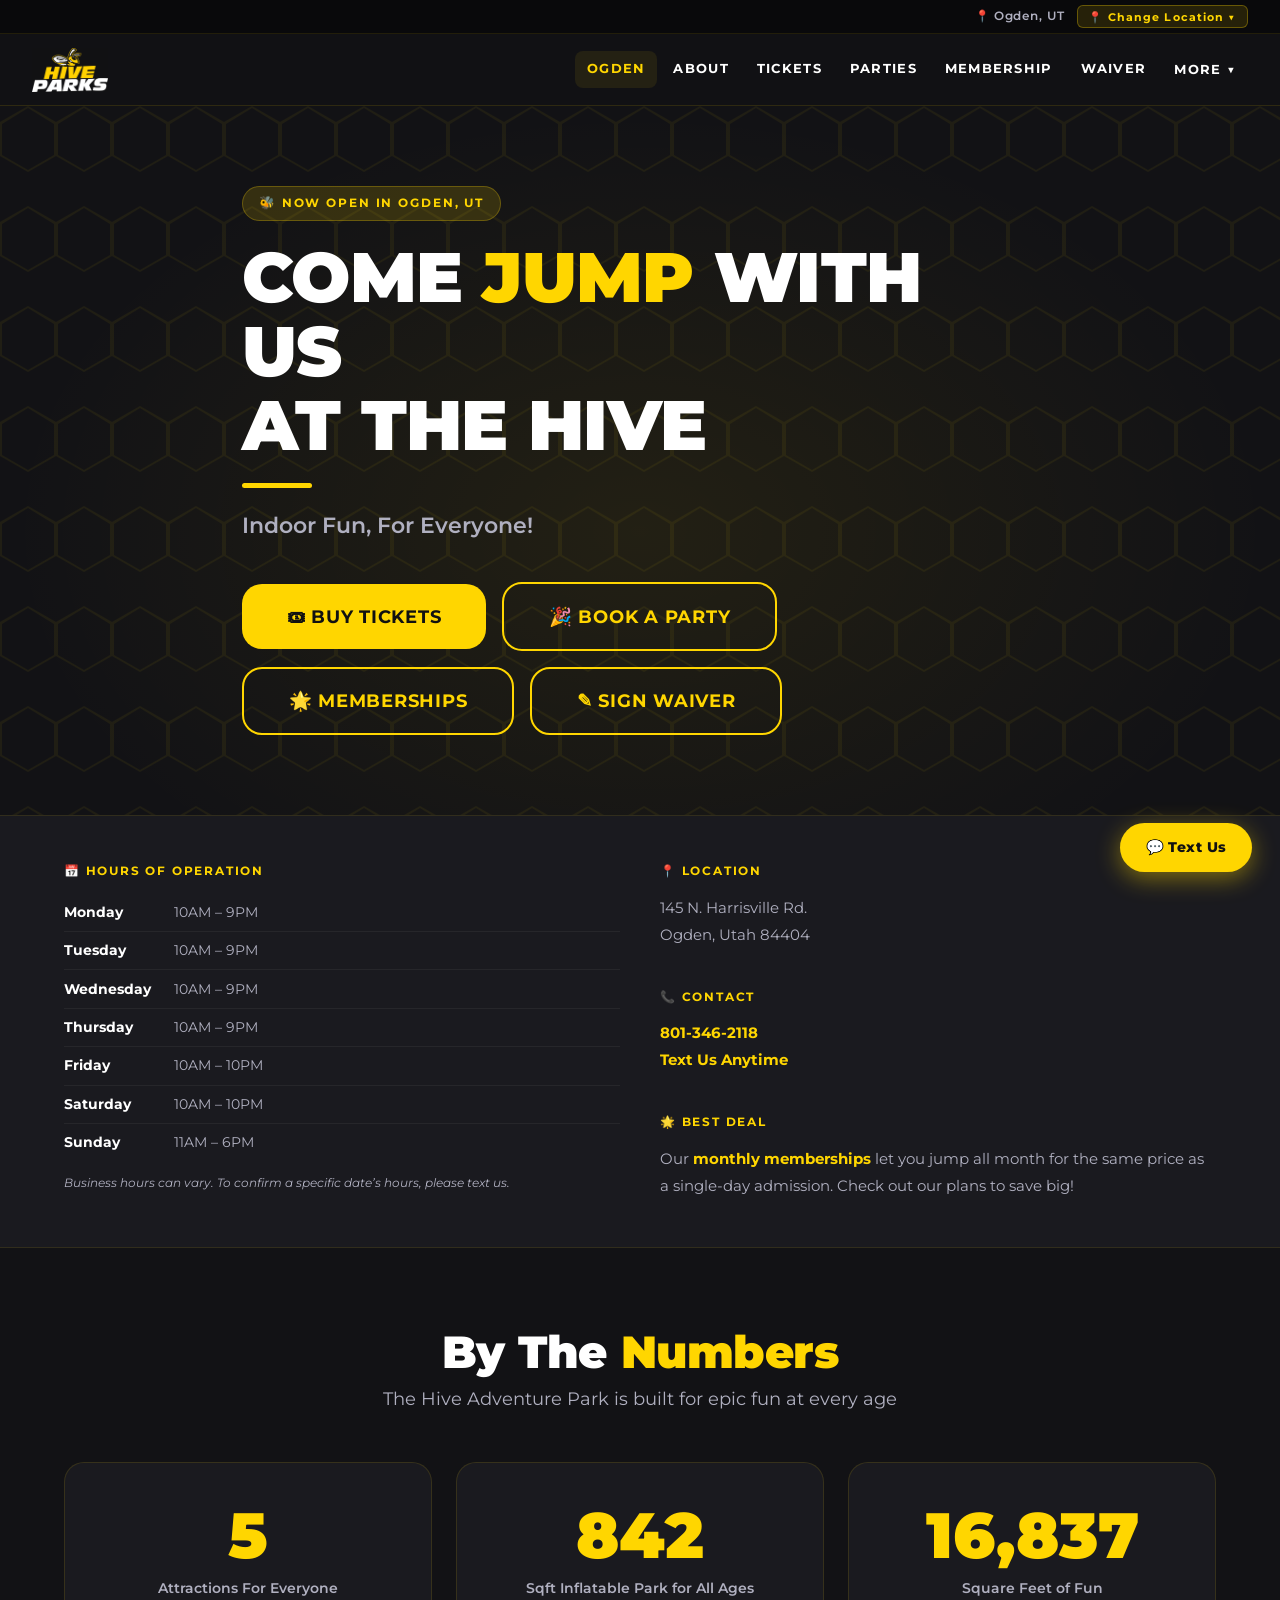
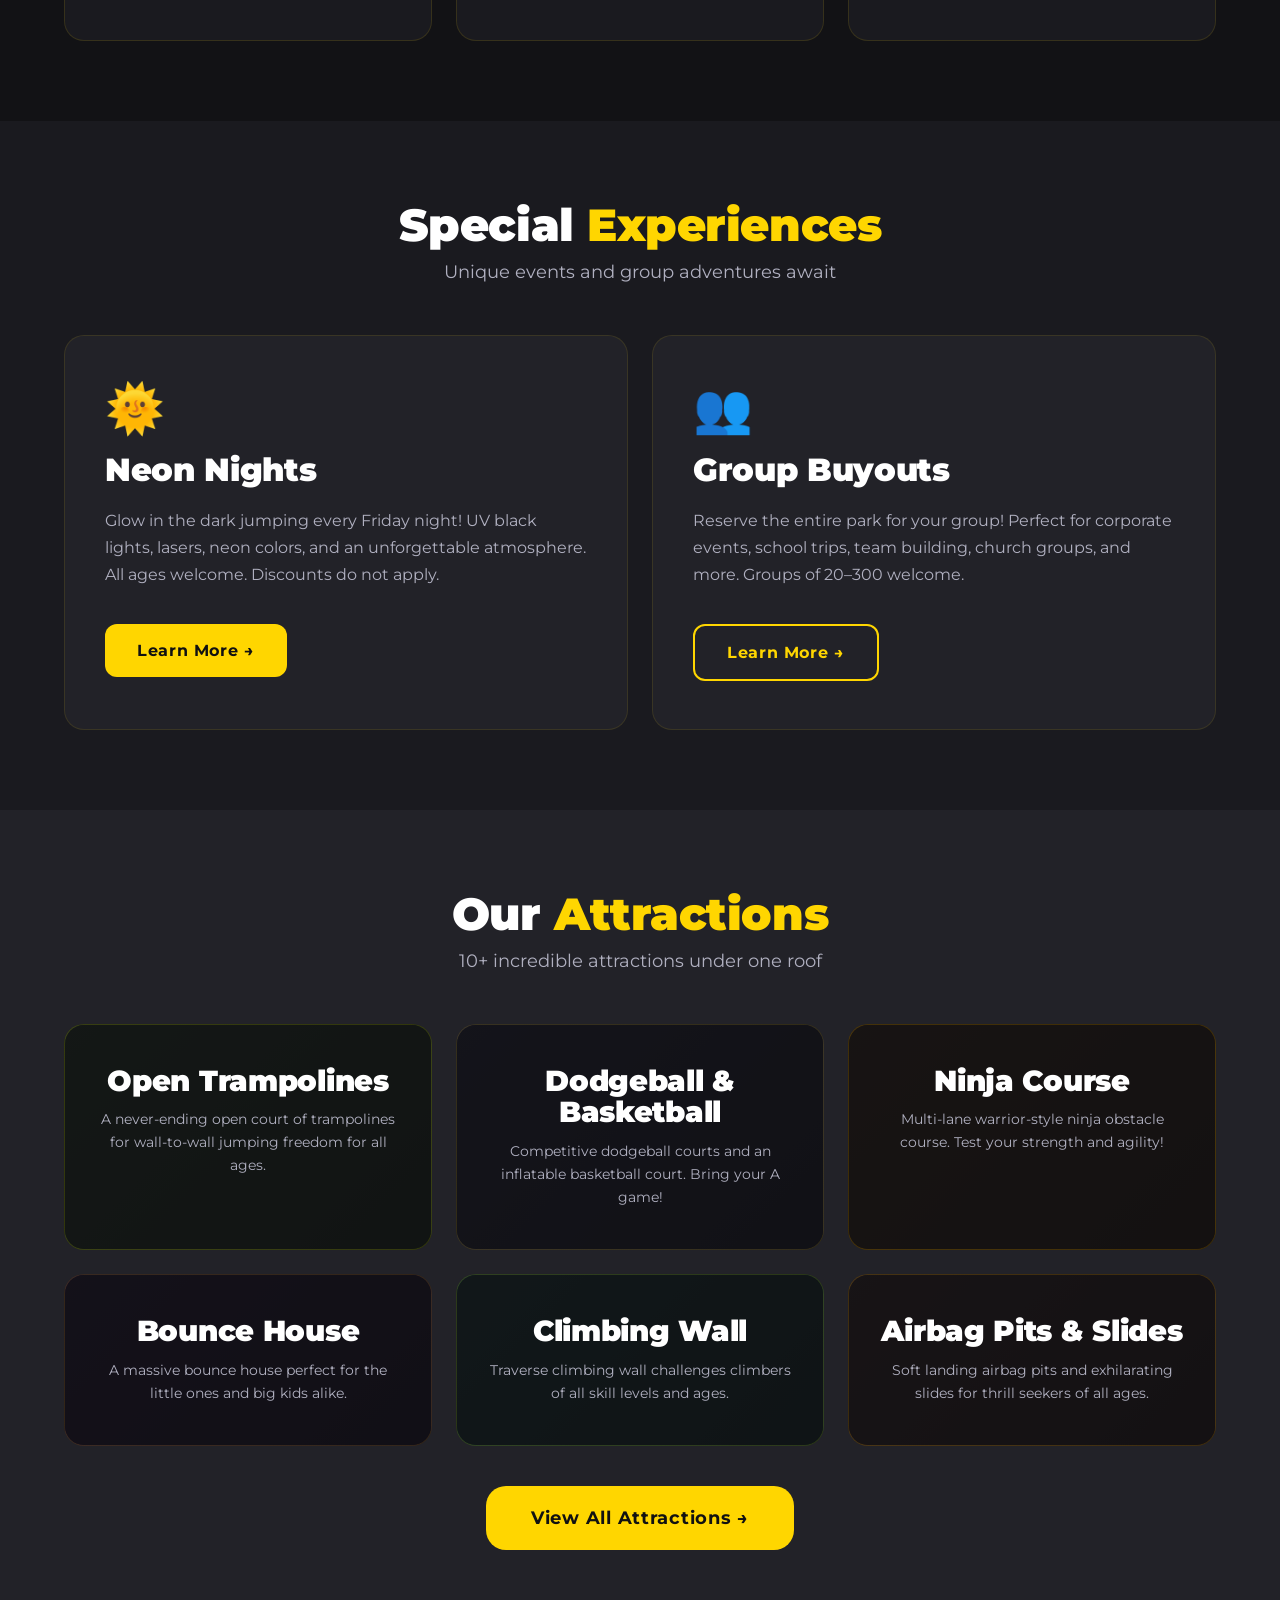
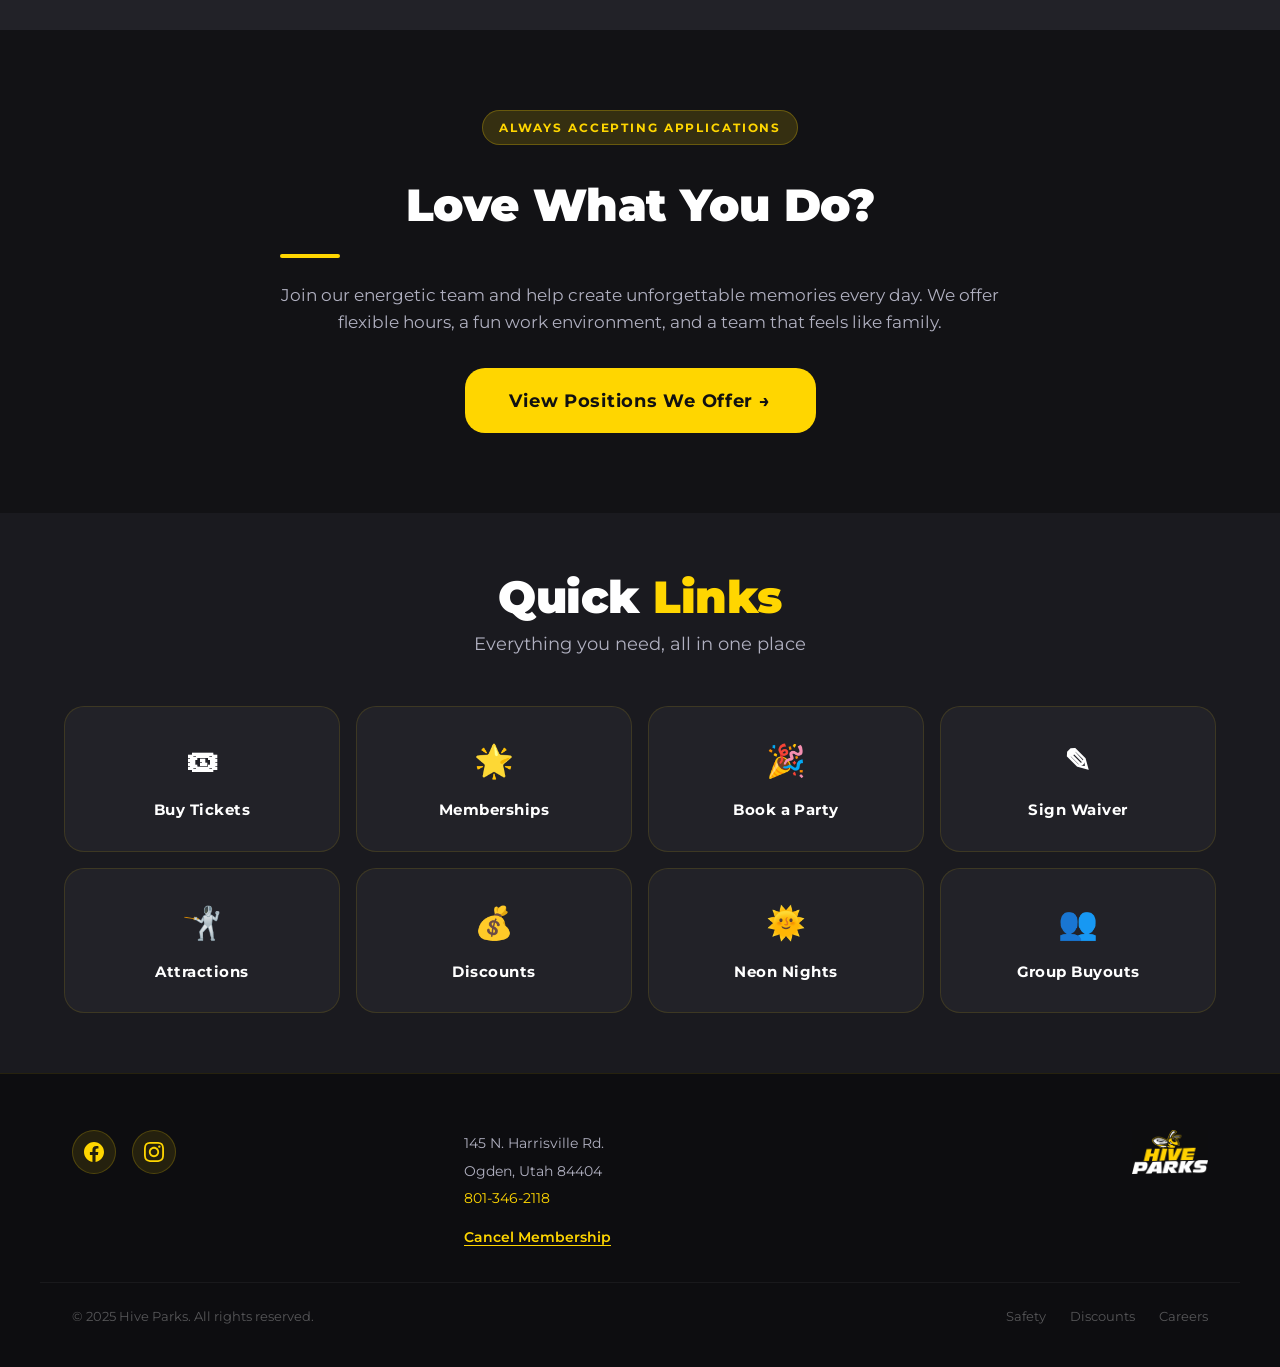
<file: hiveparks/index.html>
<!DOCTYPE html>
<html lang="en">
<head>
  <meta charset="UTF-8">
  <meta name="viewport" content="width=device-width, initial-scale=1.0">
  <title>Hive Parks – Ogden's Premier Indoor Adventure Park</title>
  <meta name="description" content="Come jump with us at The Hive! Ogden's premier indoor adventure park with 40,000+ sq ft of fun for the whole family.">
  <link rel="preconnect" href="https://fonts.googleapis.com">
  <link href="https://fonts.googleapis.com/css2?family=Montserrat:wght@400;600;700;900&display=swap" rel="stylesheet">
  <link rel="stylesheet" href="css/main.css">
  <script src="https://code.jquery.com/jquery-3.7.1.min.js" integrity="sha256-/JqT3SQfawRcv/BIHPThkBvs0OEvtFFmqPF/lYI/Cxo=" crossorigin="anonymous"></script>
  <script src="js/main.js" defer></script>
  <link rel="icon" type="image/png" sizes="32x32" href="images/cropped-Hive-Bee-5-521-32x32.png">
  <link rel="apple-touch-icon" sizes="180x180" href="images/cropped-Hive-Bee-5-521-180x180.png">
</head>
<body>
  <div class="location-bar">
    <div class="location-bar-inner">
      <span class="location-label">&#128205; Ogden, UT</span>
      <div class="location-dropdown-wrap">
        <button class="location-change-btn">&#128205; Change Location &#9660;</button>
        <div class="location-picker">
          <span class="location-picker-item current">&#128205; Ogden, UT</span>
          <a href="https://spanishfork.hiveparks.com" class="location-picker-item">&#128205; Spanish Fork, UT &rarr;</a>
        </div>
      </div>
    </div>
  </div>
  <nav class="navbar">
    <div class="navbar-brand">
      <a href="index.html"><img src="images/HIVE-PARKS-3-scaled.png" alt="Hive Parks" class="navbar-logo-img"></a>
    </div>
    <button class="hamburger" id="hamburger" aria-label="Toggle menu">
      <span></span><span></span><span></span>
    </button>
    <div class="nav-links" id="nav-links">
      <a href="index.html" class="nav-link">OGDEN</a>
      <a href="about.html" class="nav-link">ABOUT</a>
      <a href="tickets.html" class="nav-link">TICKETS</a>
      <a href="parties.html" class="nav-link">PARTIES</a>
      <a href="membership.html" class="nav-link">MEMBERSHIP</a>
      <a href="https://waiver.roller.app/TheHive/home" class="nav-link">WAIVER</a>
      <div class="dropdown">
        <button class="nav-link dropdown-toggle">MORE &#9660;</button>
        <div class="dropdown-menu" id="dropdown-menu">
          <a href="safety.html" class="dropdown-item">Safety</a>
          <a href="attractions.html" class="dropdown-item">Attractions</a>
          <a href="discounts.html" class="dropdown-item">Discounts</a>
          <a href="employment.html" class="dropdown-item">Employment</a>
          <a href="neon-nights.html" class="dropdown-item">Neon Nights</a>
          <a href="group-buyouts.html" class="dropdown-item">Group Buyouts</a>
        </div>
      </div>
    </div>
  </nav>


  <!-- HERO -->
  <section class="hero">
    <div class="container">
      <div class="hero-content">
        <span class="hero-label">&#x1F41D; Now Open in Ogden, UT</span>
        <h1>COME <span>JUMP</span> WITH US<br>AT THE HIVE</h1>
        <div class="hero-accent-line"></div>
        <p class="hero-subtitle">Indoor Fun, For Everyone!</p>
        <div class="hero-cta">
          <a href="tickets.html" class="btn btn-primary btn-lg">&#127903; BUY TICKETS</a>
          <a href="parties.html" class="btn btn-outline btn-lg">&#127881; BOOK A PARTY</a>
          <a href="membership.html" class="btn btn-outline btn-lg">&#127775; MEMBERSHIPS</a>
          <a href="https://waiver.roller.app/TheHive/home" class="btn btn-outline btn-lg">&#9998; SIGN WAIVER</a>
        </div>
      </div>
    </div>
  </section>

  <!-- HOURS & CONTACT BAR -->
  <section class="hours-bar">
    <div class="container">
      <div class="hours-bar-inner hours-bar-two-col">
        <div class="hours-block">
          <h4>&#128197; Hours of Operation</h4>
          <table class="hours-table">
            <tbody>
              <tr><td>Monday</td><td>10AM &ndash; 9PM</td></tr>
              <tr><td>Tuesday</td><td>10AM &ndash; 9PM</td></tr>
              <tr><td>Wednesday</td><td>10AM &ndash; 9PM</td></tr>
              <tr><td>Thursday</td><td>10AM &ndash; 9PM</td></tr>
              <tr><td>Friday</td><td>10AM &ndash; 10PM</td></tr>
              <tr><td>Saturday</td><td>10AM &ndash; 10PM</td></tr>
              <tr><td>Sunday</td><td>11AM &ndash; 6PM</td></tr>
            </tbody>
          </table>
          <p class="hours-note">Business hours can vary. To confirm a specific date&rsquo;s hours, please text us.</p>
        </div>
        <div class="contact-block">
          <h4>&#128205; Location</h4>
          <p>145 N. Harrisville Rd.<br>Ogden, Utah 84404</p>
          <br>
          <h4>&#128222; Contact</h4>
          <p>
            <a href="tel:+18013462118">801-346-2118</a><br>
            <a href="sms:+18013462118">Text Us Anytime</a>
          </p>
          <br>
          <h4>&#127775; Best Deal</h4>
          <p>Our <a href="membership.html">monthly memberships</a> let you jump all month for the same price as a single-day admission. Check out our plans to save big!</p>
        </div>
      </div>
    </div>
  </section>

  <!-- STATS -->
  <section class="stats-section section">
    <div class="container">
      <div class="section-header">
        <h2 class="section-title">By The <span>Numbers</span></h2>
        <p class="section-subtitle">The Hive Adventure Park is built for epic fun at every age</p>
      </div>
      <div class="stats-grid">
        <div class="stat-card">
          <span class="stat-number" data-target="10">0</span>
          <span class="stat-label">Attractions For Everyone</span>
        </div>
        <div class="stat-card">
          <span class="stat-number" data-target="2000">0</span>
          <span class="stat-label">Sqft Inflatable Park for All Ages</span>
        </div>
        <div class="stat-card">
          <span class="stat-number" data-target="40000">0</span>
          <span class="stat-label">Square Feet of Fun</span>
        </div>
      </div>
    </div>
  </section>

  <!-- PROMO CARDS -->
  <section class="promo-section">
    <div class="container">
      <div class="section-header">
        <h2 class="section-title">Special <span>Experiences</span></h2>
        <p class="section-subtitle">Unique events and group adventures await</p>
      </div>
      <div class="promo-grid">
        <a href="neon-nights.html" class="promo-card">
          <span class="promo-card-icon">&#127774;</span>
          <h3>Neon Nights</h3>
          <p>Glow in the dark jumping every Friday night! UV black lights, lasers, neon colors, and an unforgettable atmosphere. All ages welcome. Discounts do not apply.</p>
          <span class="btn btn-primary">Learn More &rarr;</span>
        </a>
        <a href="group-buyouts.html" class="promo-card">
          <span class="promo-card-icon">&#128101;</span>
          <h3>Group Buyouts</h3>
          <p>Reserve the entire park for your group! Perfect for corporate events, school trips, team building, church groups, and more. Groups of 20&ndash;300 welcome.</p>
          <span class="btn btn-outline">Learn More &rarr;</span>
        </a>
      </div>
    </div>
  </section>

  <!-- ATTRACTIONS PREVIEW -->
  <section class="section section-darker">
    <div class="container">
      <div class="section-header">
        <h2 class="section-title">Our <span>Attractions</span></h2>
        <p class="section-subtitle">10+ incredible attractions under one roof</p>
      </div>
      <div class="attractions-grid">
        <div class="attraction-card">
          <h3>Open Trampolines</h3>
          <p>A never-ending open court of trampolines for wall-to-wall jumping freedom for all ages.</p>
        </div>
        <div class="attraction-card">
          <h3>Dodgeball &amp; Basketball</h3>
          <p>Competitive dodgeball courts and an inflatable basketball court. Bring your A game!</p>
        </div>
        <div class="attraction-card">
          <h3>Ninja Course</h3>
          <p>Multi-lane warrior-style ninja obstacle course. Test your strength and agility!</p>
        </div>
        <div class="attraction-card">
          <h3>Bounce House</h3>
          <p>A massive bounce house perfect for the little ones and big kids alike.</p>
        </div>
        <div class="attraction-card">
          <h3>Climbing Wall</h3>
          <p>Traverse climbing wall challenges climbers of all skill levels and ages.</p>
        </div>
        <div class="attraction-card">
          <h3>Airbag Pits &amp; Slides</h3>
          <p>Soft landing airbag pits and exhilarating slides for thrill seekers of all ages.</p>
        </div>
      </div>
      <div class="section-footer">
        <a href="attractions.html" class="btn btn-primary btn-lg">View All Attractions &rarr;</a>
      </div>
    </div>
  </section>

  <!-- CAREERS CALLOUT -->
  <section class="section">
    <div class="container">
      <div class="callout-inner text-center callout-narrow">
        <span class="hero-label">Always Accepting Applications</span>
        <h2 class="callout-title">Love What You Do?</h2>
        <div class="section-divider callout-divider"></div>
        <p class="callout-text">Join our energetic team and help create unforgettable memories every day. We offer flexible hours, a fun work environment, and a team that feels like family.</p>
        <a href="employment.html" class="btn btn-primary btn-lg">View Positions We Offer &rarr;</a>
      </div>
    </div>
  </section>

  <!-- QUICK LINKS -->
  <section class="section section-dark quick-links-section">
    <div class="container">
      <div class="section-header">
        <h2 class="section-title">Quick <span>Links</span></h2>
        <p class="section-subtitle">Everything you need, all in one place</p>
      </div>
      <div class="quick-links-grid">
        <a href="tickets.html" class="quick-link-card">
          <span class="quick-link-icon">&#127903;</span>
          <span>Buy Tickets</span>
        </a>
        <a href="membership.html" class="quick-link-card">
          <span class="quick-link-icon">&#127775;</span>
          <span>Memberships</span>
        </a>
        <a href="parties.html" class="quick-link-card">
          <span class="quick-link-icon">&#127881;</span>
          <span>Book a Party</span>
        </a>
        <a href="https://waiver.roller.app/TheHive/home" class="quick-link-card">
          <span class="quick-link-icon">&#9998;</span>
          <span>Sign Waiver</span>
        </a>
        <a href="attractions.html" class="quick-link-card">
          <span class="quick-link-icon">&#129338;</span>
          <span>Attractions</span>
        </a>
        <a href="discounts.html" class="quick-link-card">
          <span class="quick-link-icon">&#128176;</span>
          <span>Discounts</span>
        </a>
        <a href="neon-nights.html" class="quick-link-card">
          <span class="quick-link-icon">&#127774;</span>
          <span>Neon Nights</span>
        </a>
        <a href="group-buyouts.html" class="quick-link-card">
          <span class="quick-link-icon">&#128101;</span>
          <span>Group Buyouts</span>
        </a>
      </div>
    </div>
  </section>


  <footer class="footer">
    <div class="footer-inner">
      <div>
        <div class="footer-social">
          <a href="https://facebook.com/thehiveparks" aria-label="Facebook" class="social-link">
            <svg viewBox="0 0 24 24" xmlns="http://www.w3.org/2000/svg"><path d="M24 12.073c0-6.627-5.373-12-12-12s-12 5.373-12 12c0 5.99 4.388 10.954 10.125 11.854v-8.385H7.078v-3.47h3.047V9.43c0-3.007 1.792-4.669 4.533-4.669 1.312 0 2.686.235 2.686.235v2.953H15.83c-1.491 0-1.956.925-1.956 1.874v2.25h3.328l-.532 3.47h-2.796v8.385C19.612 23.027 24 18.062 24 12.073z"/></svg>
          </a>
          <a href="https://instagram.com/thehiveparks" aria-label="Instagram" class="social-link">
            <svg viewBox="0 0 24 24" xmlns="http://www.w3.org/2000/svg"><path d="M12 2.163c3.204 0 3.584.012 4.85.07 3.252.148 4.771 1.691 4.919 4.919.058 1.265.069 1.645.069 4.849 0 3.205-.012 3.584-.069 4.849-.149 3.225-1.664 4.771-4.919 4.919-1.266.058-1.644.07-4.85.07-3.204 0-3.584-.012-4.849-.07-3.26-.149-4.771-1.699-4.919-4.92-.058-1.265-.07-1.644-.07-4.849 0-3.204.013-3.583.07-4.849.149-3.227 1.664-4.771 4.919-4.919 1.266-.057 1.645-.069 4.849-.069zm0-2.163c-3.259 0-3.667.014-4.947.072-4.358.2-6.78 2.618-6.98 6.98-.059 1.281-.073 1.689-.073 4.948 0 3.259.014 3.668.072 4.948.2 4.358 2.618 6.78 6.98 6.98 1.281.058 1.689.072 4.948.072 3.259 0 3.668-.014 4.948-.072 4.354-.2 6.782-2.618 6.979-6.98.059-1.28.073-1.689.073-4.948 0-3.259-.014-3.667-.072-4.947-.196-4.354-2.617-6.78-6.979-6.98-1.281-.059-1.69-.073-4.949-.073zm0 5.838c-3.403 0-6.162 2.759-6.162 6.162s2.759 6.163 6.162 6.163 6.162-2.759 6.162-6.163c0-3.403-2.759-6.162-6.162-6.162zm0 10.162c-2.209 0-4-1.79-4-4 0-2.209 1.791-4 4-4s4 1.791 4 4c0 2.21-1.791 4-4 4zm6.406-11.845c-.796 0-1.441.645-1.441 1.44s.645 1.44 1.441 1.44c.795 0 1.439-.645 1.439-1.44s-.644-1.44-1.439-1.44z"/></svg>
          </a>
        </div>
      </div>
      <div class="footer-address">
        <p>145 N. Harrisville Rd.<br>Ogden, Utah 84404<br><a href="tel:+18013462118">801-346-2118</a></p>
        <a href="membership.html#cancel" class="footer-link">Cancel Membership</a>
      </div>
      <div class="footer-logo">
        <img src="images/HIVE-PARKS-3-scaled.png" alt="Hive Parks" class="navbar-logo-img">
      </div>
    </div>
    <div class="footer-bottom">
      <p>&copy; 2025 Hive Parks. All rights reserved.</p>
      <div class="flex-gap">
        <a href="safety.html">Safety</a>
        <a href="discounts.html">Discounts</a>
        <a href="employment.html">Careers</a>
      </div>
    </div>
  </footer>
  <a href="sms:+18013462118" class="textus-btn">&#128172; Text Us</a>

</body>
</html>
</file>
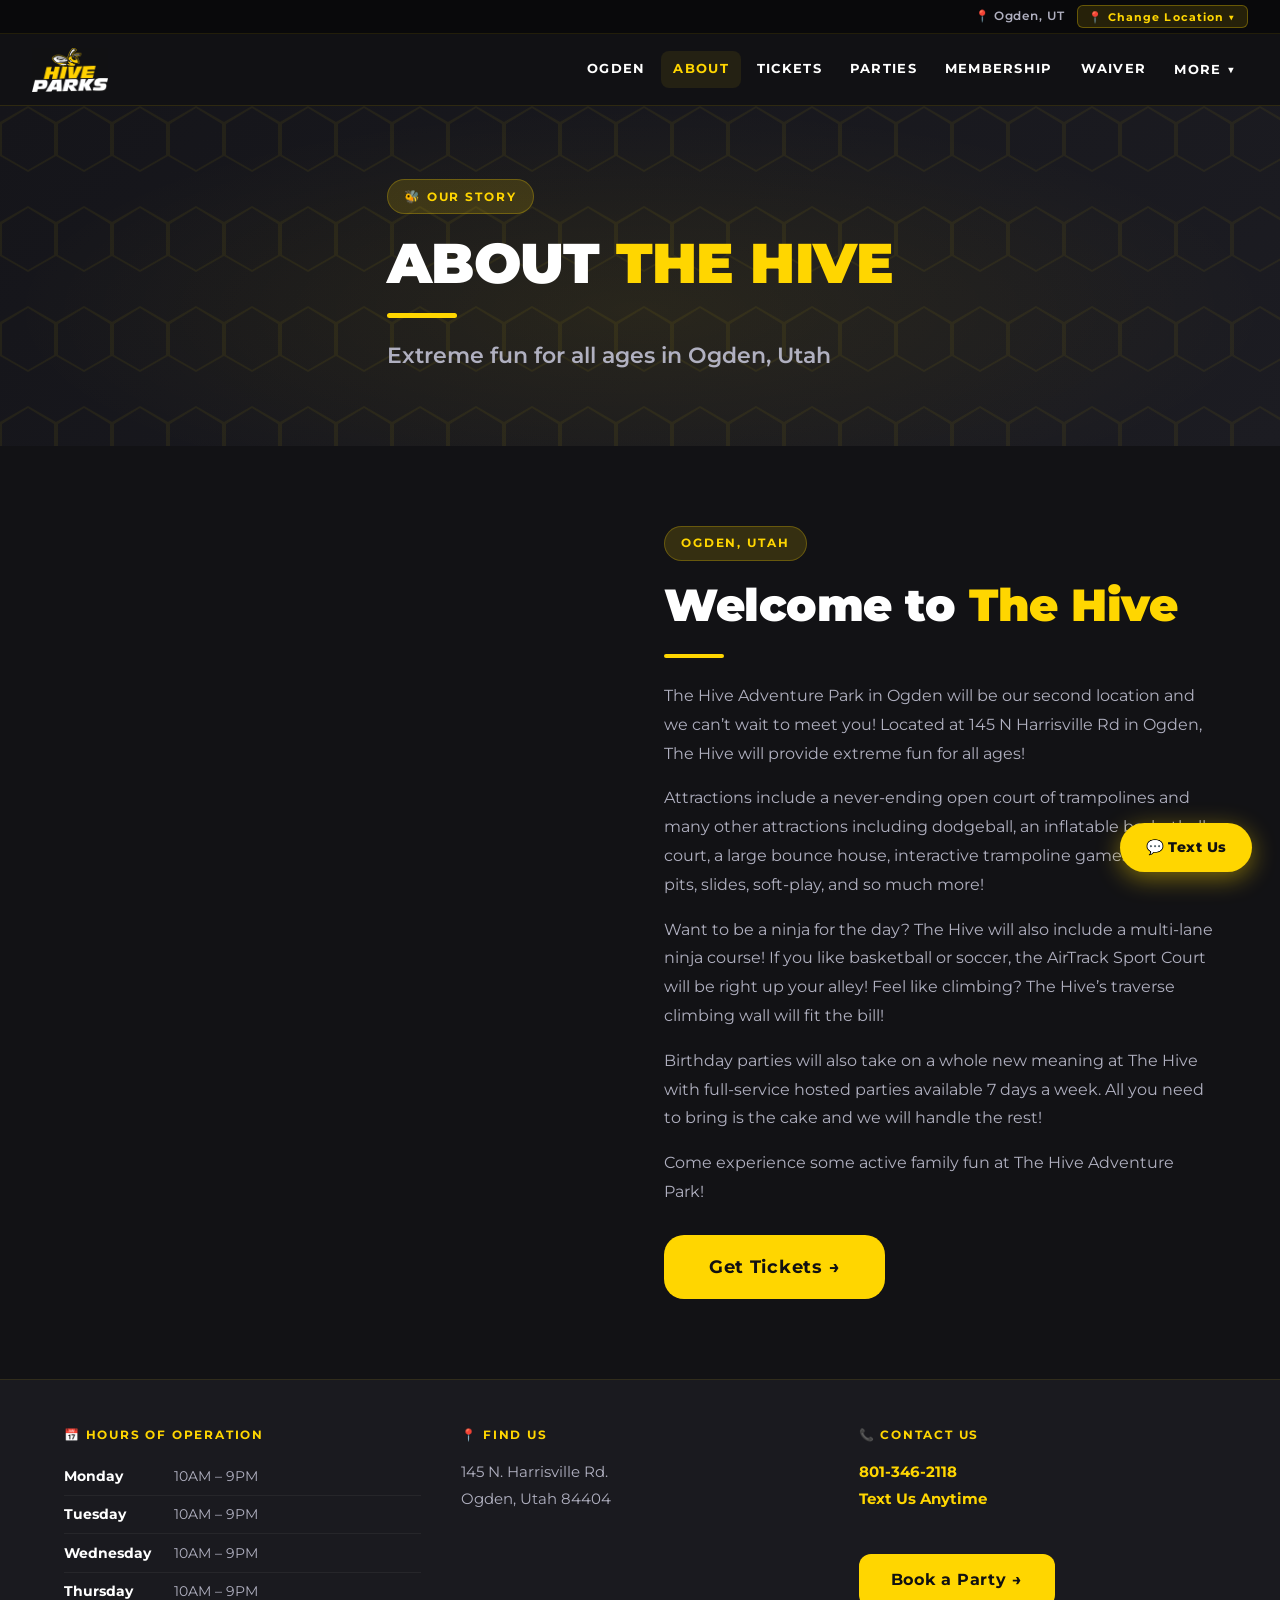
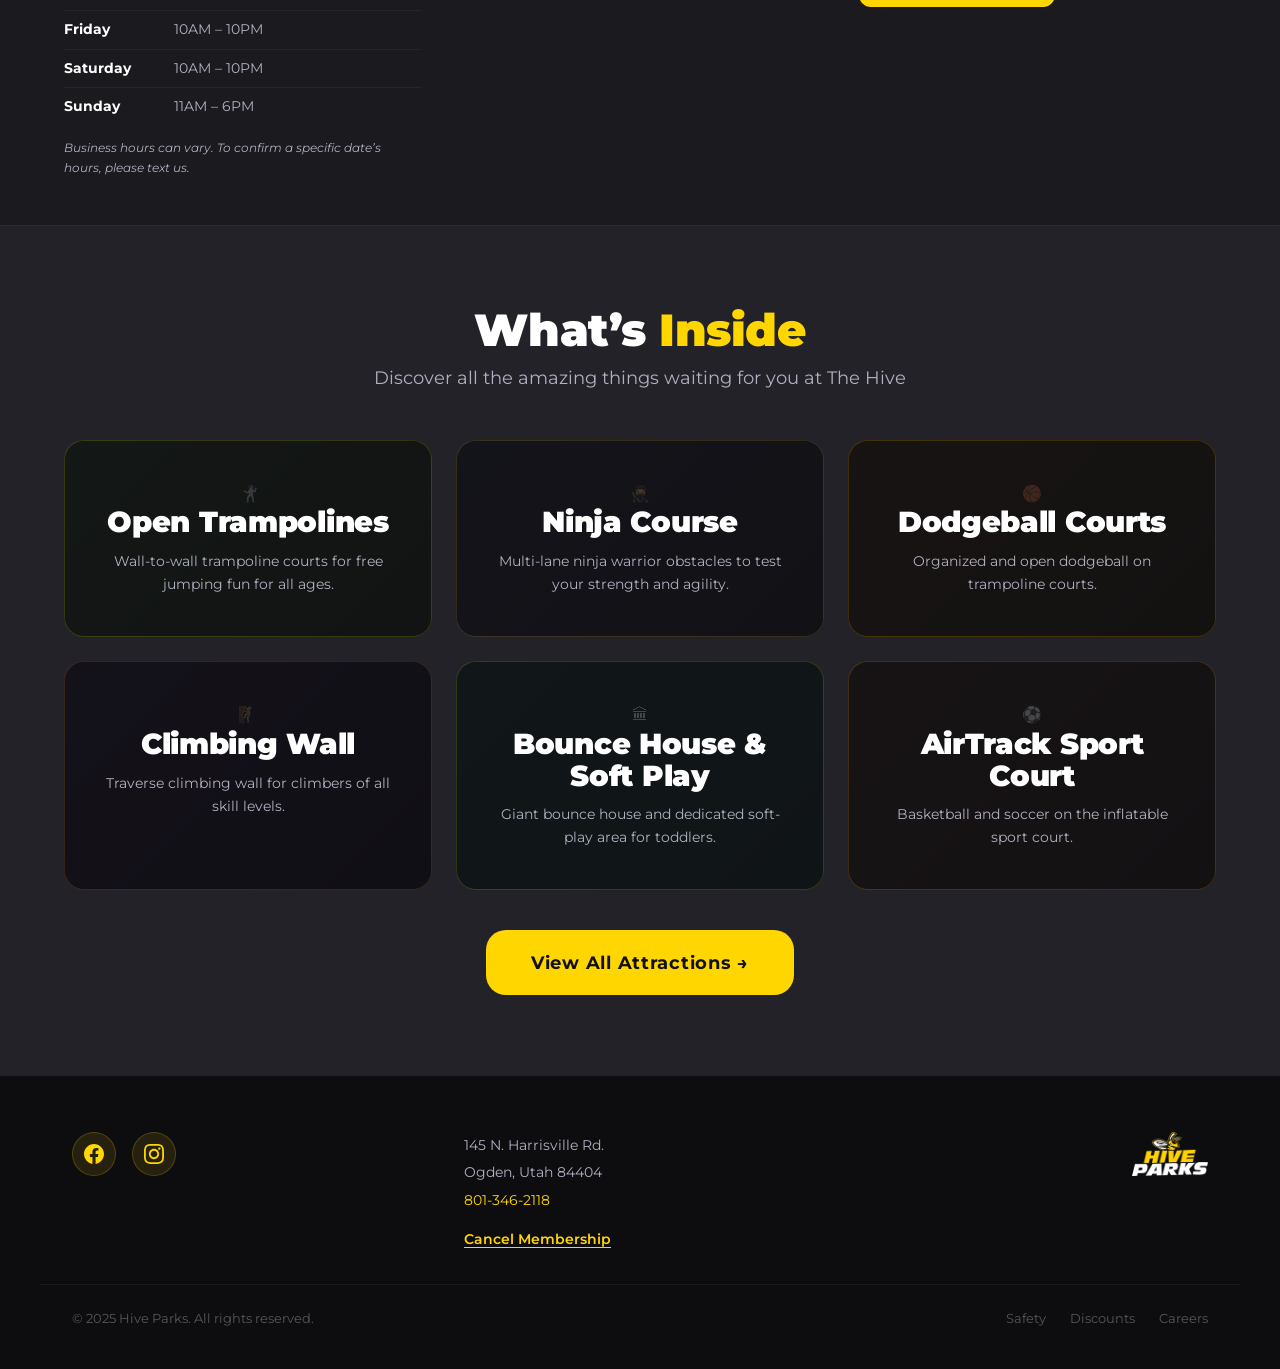
<file: hiveparks/about.html>
<!DOCTYPE html>
<html lang="en">
<head>
  <meta charset="UTF-8">
  <meta name="viewport" content="width=device-width, initial-scale=1.0">
  <title>About The Hive – Hive Parks Ogden</title>
  <meta name="description" content="Learn about The Hive Adventure Park in Ogden, UT. 40,000+ sq ft of fun for all ages.">
  <link rel="preconnect" href="https://fonts.googleapis.com">
  <link href="https://fonts.googleapis.com/css2?family=Montserrat:wght@400;600;700;900&display=swap" rel="stylesheet">
  <link rel="stylesheet" href="css/main.css">
  <script src="https://code.jquery.com/jquery-3.7.1.min.js" integrity="sha256-/JqT3SQfawRcv/BIHPThkBvs0OEvtFFmqPF/lYI/Cxo=" crossorigin="anonymous"></script>
  <script src="js/main.js" defer></script>
  <link rel="icon" type="image/png" sizes="32x32" href="images/cropped-Hive-Bee-5-521-32x32.png">
  <link rel="apple-touch-icon" sizes="180x180" href="images/cropped-Hive-Bee-5-521-180x180.png">
</head>
<body>
  <div class="location-bar">
    <div class="location-bar-inner">
      <span class="location-label">&#128205; Ogden, UT</span>
      <div class="location-dropdown-wrap">
        <button class="location-change-btn">&#128205; Change Location &#9660;</button>
        <div class="location-picker">
          <span class="location-picker-item current">&#128205; Ogden, UT</span>
          <a href="https://spanishfork.hiveparks.com" class="location-picker-item">&#128205; Spanish Fork, UT &rarr;</a>
        </div>
      </div>
    </div>
  </div>
  <nav class="navbar">
    <div class="navbar-brand">
      <a href="index.html"><img src="images/HIVE-PARKS-3-scaled.png" alt="Hive Parks" class="navbar-logo-img"></a>
    </div>
    <button class="hamburger" id="hamburger" aria-label="Toggle menu">
      <span></span><span></span><span></span>
    </button>
    <div class="nav-links" id="nav-links">
      <a href="index.html" class="nav-link">OGDEN</a>
      <a href="about.html" class="nav-link">ABOUT</a>
      <a href="tickets.html" class="nav-link">TICKETS</a>
      <a href="parties.html" class="nav-link">PARTIES</a>
      <a href="membership.html" class="nav-link">MEMBERSHIP</a>
      <a href="https://waiver.roller.app/TheHive/home" class="nav-link">WAIVER</a>
      <div class="dropdown">
        <button class="nav-link dropdown-toggle">MORE &#9660;</button>
        <div class="dropdown-menu" id="dropdown-menu">
          <a href="safety.html" class="dropdown-item">Safety</a>
          <a href="attractions.html" class="dropdown-item">Attractions</a>
          <a href="discounts.html" class="dropdown-item">Discounts</a>
          <a href="employment.html" class="dropdown-item">Employment</a>
          <a href="neon-nights.html" class="dropdown-item">Neon Nights</a>
          <a href="group-buyouts.html" class="dropdown-item">Group Buyouts</a>
        </div>
      </div>
    </div>
  </nav>


  <section class="hero hero-inner">
    <div class="container">
      <div class="hero-content">
        <span class="hero-label">&#x1F41D; Our Story</span>
        <h1>ABOUT <span>THE HIVE</span></h1>
        <div class="hero-accent-line"></div>
        <p class="hero-subtitle">Extreme fun for all ages in Ogden, Utah</p>
      </div>
    </div>
  </section>

  <section class="section">
    <div class="container">
      <div class="about-grid">
        <div class="about-map">
          <iframe
            src="https://www.google.com/maps/embed?pb=!1m18!1m12!1m3!1d3019.3!2d-111.9731!3d41.2284!2m3!1f0!2f0!3f0!3m2!1i1024!2i768!4f13.1!3m3!1m2!1s0x87530e2a1f7c3a3f%3A0x1234567890abcdef!2s145+N+Harrisville+Rd%2C+Ogden%2C+UT+84404!5e0!3m2!1sen!2sus!4v1700000000000"
            allowfullscreen=""
            loading="lazy"
            referrerpolicy="no-referrer-when-downgrade"
            title="Hive Parks Location Map">
          </iframe>
        </div>
        <div class="about-text">
          <span class="hero-label">Ogden, Utah</span>
          <h2>Welcome to <span class="text-accent">The Hive</span></h2>
          <div class="section-divider"></div>
          <p>The Hive Adventure Park in Ogden will be our second location and we can&rsquo;t wait to meet you! Located at 145 N Harrisville Rd in Ogden, The Hive will provide extreme fun for all ages!</p>
          <p>Attractions include a never-ending open court of trampolines and many other attractions including dodgeball, an inflatable basketball court, a large bounce house, interactive trampoline games, airbag pits, slides, soft-play, and so much more!</p>
          <p>Want to be a ninja for the day? The Hive will also include a multi-lane ninja course! If you like basketball or soccer, the AirTrack Sport Court will be right up your alley! Feel like climbing? The Hive&rsquo;s traverse climbing wall will fit the bill!</p>
          <p>Birthday parties will also take on a whole new meaning at The Hive with full-service hosted parties available 7 days a week. All you need to bring is the cake and we will handle the rest!</p>
          <p>Come experience some active family fun at The Hive Adventure Park!</p>
          <div class="mt-175">
            <a href="tickets.html" class="btn btn-primary btn-lg">Get Tickets &rarr;</a>
          </div>
        </div>
      </div>
    </div>
  </section>

  <section class="hours-bar">
    <div class="container">
      <div class="hours-bar-inner">
        <div class="hours-block">
          <h4>&#128197; Hours of Operation</h4>
          <table class="hours-table">
            <tbody>
              <tr><td>Monday</td><td>10AM &ndash; 9PM</td></tr>
              <tr><td>Tuesday</td><td>10AM &ndash; 9PM</td></tr>
              <tr><td>Wednesday</td><td>10AM &ndash; 9PM</td></tr>
              <tr><td>Thursday</td><td>10AM &ndash; 9PM</td></tr>
              <tr><td>Friday</td><td>10AM &ndash; 10PM</td></tr>
              <tr><td>Saturday</td><td>10AM &ndash; 10PM</td></tr>
              <tr><td>Sunday</td><td>11AM &ndash; 6PM</td></tr>
            </tbody>
          </table>
          <p class="hours-note">Business hours can vary. To confirm a specific date&rsquo;s hours, please text us.</p>
        </div>
        <div class="contact-block">
          <h4>&#128205; Find Us</h4>
          <p>145 N. Harrisville Rd.<br>Ogden, Utah 84404</p>
        </div>
        <div class="contact-block">
          <h4>&#128222; Contact Us</h4>
          <p>
            <a href="tel:+18013462118">801-346-2118</a><br>
            <a href="sms:+18013462118">Text Us Anytime</a>
          </p>
          <br>
          <a href="parties.html" class="btn btn-primary">Book a Party &rarr;</a>
        </div>
      </div>
    </div>
  </section>

  <section class="section section-darker">
    <div class="container">
      <div class="section-header">
        <h2 class="section-title">What&rsquo;s <span>Inside</span></h2>
        <p class="section-subtitle">Discover all the amazing things waiting for you at The Hive</p>
      </div>
      <div class="attractions-grid">
        <div class="attraction-card">
          <span class="attraction-icon">&#129338;</span>
          <h3>Open Trampolines</h3>
          <p>Wall-to-wall trampoline courts for free jumping fun for all ages.</p>
        </div>
        <div class="attraction-card">
          <span class="attraction-icon">&#129399;</span>
          <h3>Ninja Course</h3>
          <p>Multi-lane ninja warrior obstacles to test your strength and agility.</p>
        </div>
        <div class="attraction-card">
          <span class="attraction-icon">&#127936;</span>
          <h3>Dodgeball Courts</h3>
          <p>Organized and open dodgeball on trampoline courts.</p>
        </div>
        <div class="attraction-card">
          <span class="attraction-icon">&#129495;</span>
          <h3>Climbing Wall</h3>
          <p>Traverse climbing wall for climbers of all skill levels.</p>
        </div>
        <div class="attraction-card">
          <span class="attraction-icon">&#127963;</span>
          <h3>Bounce House &amp; Soft Play</h3>
          <p>Giant bounce house and dedicated soft-play area for toddlers.</p>
        </div>
        <div class="attraction-card">
          <span class="attraction-icon">&#9917;</span>
          <h3>AirTrack Sport Court</h3>
          <p>Basketball and soccer on the inflatable sport court.</p>
        </div>
      </div>
      <div class="section-footer">
        <a href="attractions.html" class="btn btn-primary btn-lg">View All Attractions &rarr;</a>
      </div>
    </div>
  </section>


  <footer class="footer">
    <div class="footer-inner">
      <div>
        <div class="footer-social">
          <a href="https://facebook.com/thehiveparks" aria-label="Facebook" class="social-link">
            <svg viewBox="0 0 24 24" xmlns="http://www.w3.org/2000/svg"><path d="M24 12.073c0-6.627-5.373-12-12-12s-12 5.373-12 12c0 5.99 4.388 10.954 10.125 11.854v-8.385H7.078v-3.47h3.047V9.43c0-3.007 1.792-4.669 4.533-4.669 1.312 0 2.686.235 2.686.235v2.953H15.83c-1.491 0-1.956.925-1.956 1.874v2.25h3.328l-.532 3.47h-2.796v8.385C19.612 23.027 24 18.062 24 12.073z"/></svg>
          </a>
          <a href="https://instagram.com/thehiveparks" aria-label="Instagram" class="social-link">
            <svg viewBox="0 0 24 24" xmlns="http://www.w3.org/2000/svg"><path d="M12 2.163c3.204 0 3.584.012 4.85.07 3.252.148 4.771 1.691 4.919 4.919.058 1.265.069 1.645.069 4.849 0 3.205-.012 3.584-.069 4.849-.149 3.225-1.664 4.771-4.919 4.919-1.266.058-1.644.07-4.85.07-3.204 0-3.584-.012-4.849-.07-3.26-.149-4.771-1.699-4.919-4.92-.058-1.265-.07-1.644-.07-4.849 0-3.204.013-3.583.07-4.849.149-3.227 1.664-4.771 4.919-4.919 1.266-.057 1.645-.069 4.849-.069zm0-2.163c-3.259 0-3.667.014-4.947.072-4.358.2-6.78 2.618-6.98 6.98-.059 1.281-.073 1.689-.073 4.948 0 3.259.014 3.668.072 4.948.2 4.358 2.618 6.78 6.98 6.98 1.281.058 1.689.072 4.948.072 3.259 0 3.668-.014 4.948-.072 4.354-.2 6.782-2.618 6.979-6.98.059-1.28.073-1.689.073-4.948 0-3.259-.014-3.667-.072-4.947-.196-4.354-2.617-6.78-6.979-6.98-1.281-.059-1.69-.073-4.949-.073zm0 5.838c-3.403 0-6.162 2.759-6.162 6.162s2.759 6.163 6.162 6.163 6.162-2.759 6.162-6.163c0-3.403-2.759-6.162-6.162-6.162zm0 10.162c-2.209 0-4-1.79-4-4 0-2.209 1.791-4 4-4s4 1.791 4 4c0 2.21-1.791 4-4 4zm6.406-11.845c-.796 0-1.441.645-1.441 1.44s.645 1.44 1.441 1.44c.795 0 1.439-.645 1.439-1.44s-.644-1.44-1.439-1.44z"/></svg>
          </a>
        </div>
      </div>
      <div class="footer-address">
        <p>145 N. Harrisville Rd.<br>Ogden, Utah 84404<br><a href="tel:+18013462118">801-346-2118</a></p>
        <a href="membership.html#cancel" class="footer-link">Cancel Membership</a>
      </div>
      <div class="footer-logo">
        <img src="images/HIVE-PARKS-3-scaled.png" alt="Hive Parks" class="navbar-logo-img">
      </div>
    </div>
    <div class="footer-bottom">
      <p>&copy; 2025 Hive Parks. All rights reserved.</p>
      <div class="flex-gap">
        <a href="safety.html">Safety</a>
        <a href="discounts.html">Discounts</a>
        <a href="employment.html">Careers</a>
      </div>
    </div>
  </footer>
  <a href="sms:+18013462118" class="textus-btn">&#128172; Text Us</a>

</body>
</html>
</file>
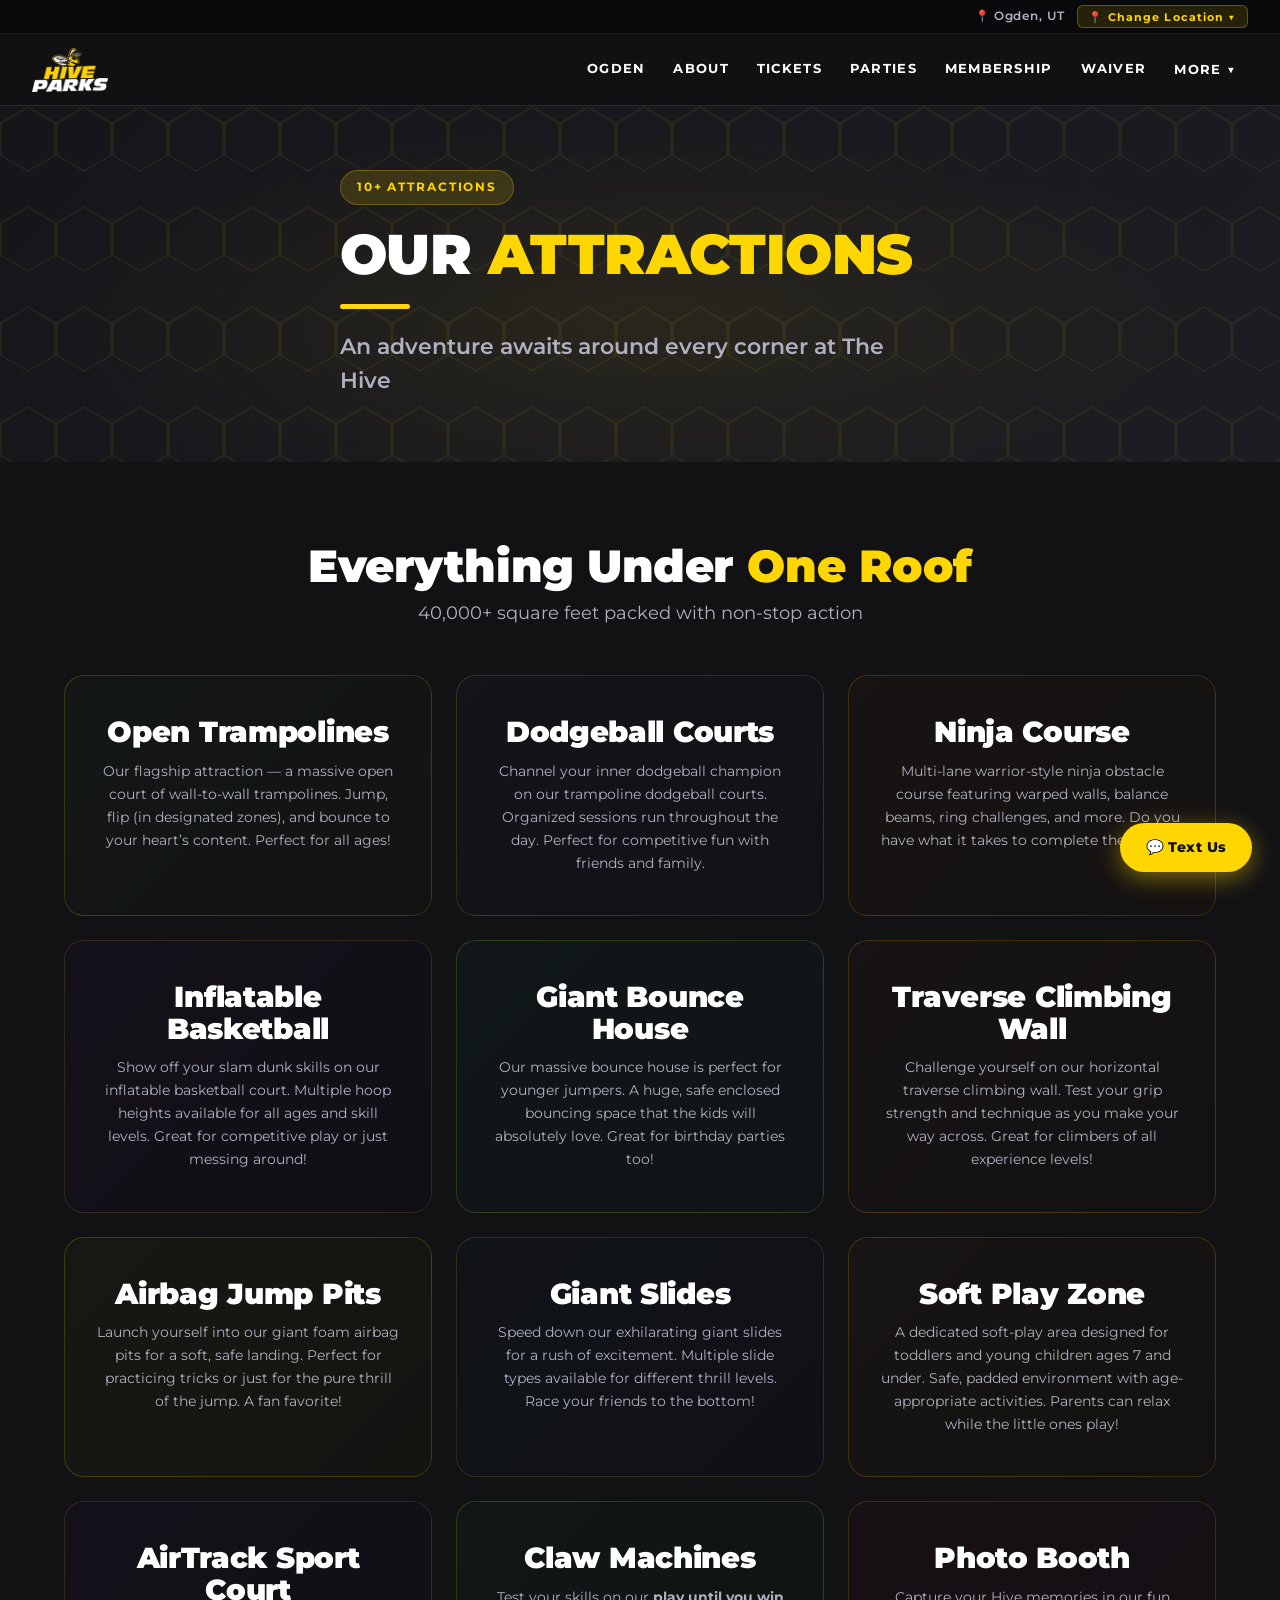
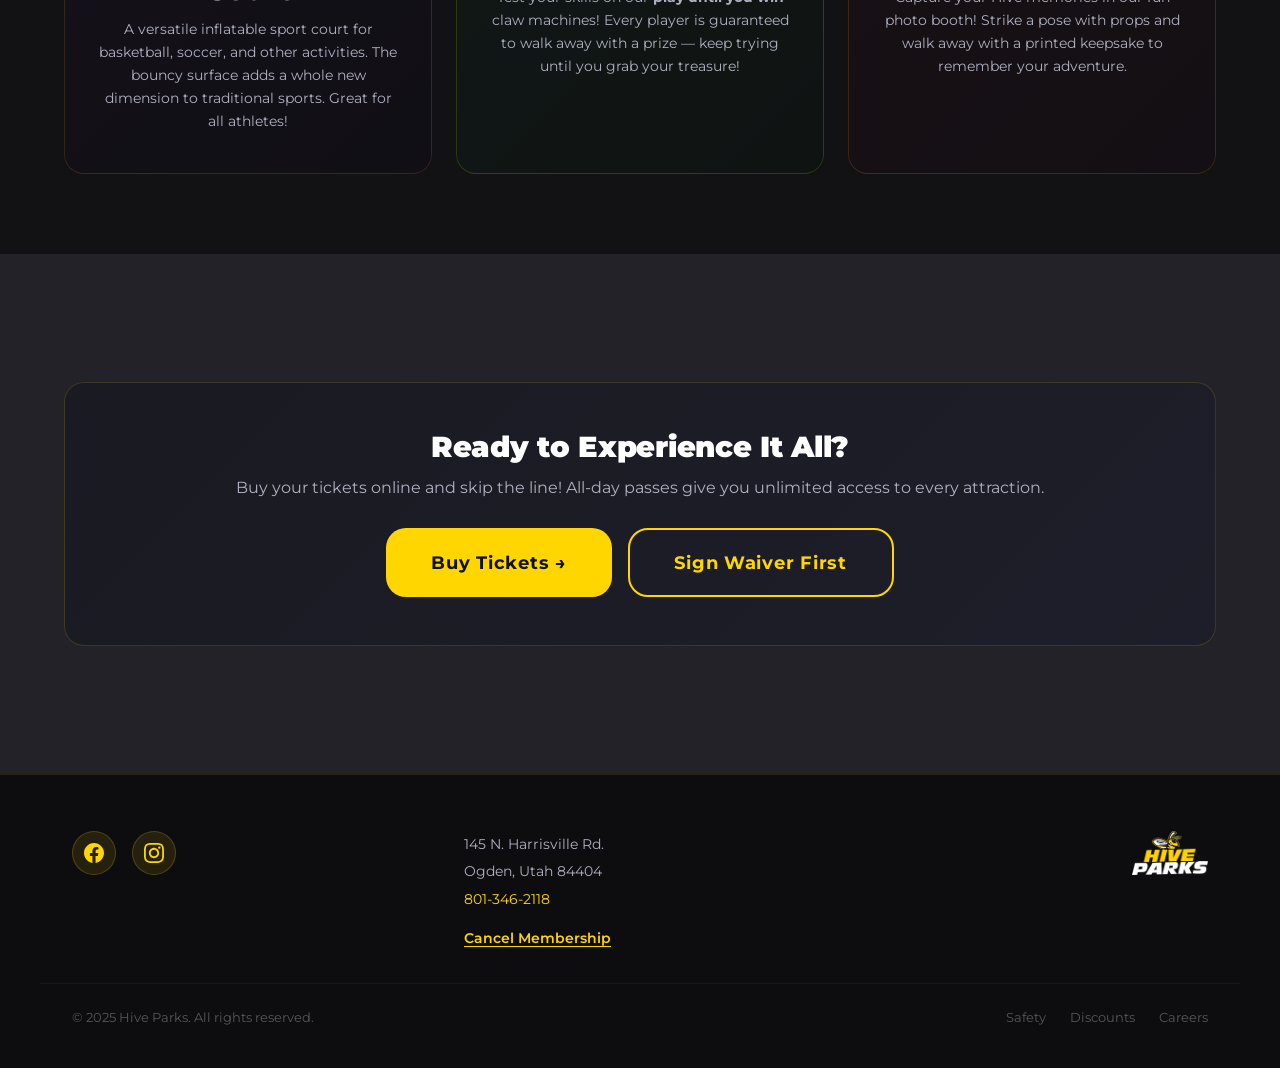
<file: hiveparks/attractions.html>
<!DOCTYPE html>
<html lang="en">
<head>
  <meta charset="UTF-8">
  <meta name="viewport" content="width=device-width, initial-scale=1.0">
  <title>Attractions – Hive Parks Ogden</title>
  <meta name="description" content="Explore 10+ attractions at The Hive Adventure Park including trampolines, ninja course, dodgeball, climbing wall, and more.">
  <link rel="preconnect" href="https://fonts.googleapis.com">
  <link href="https://fonts.googleapis.com/css2?family=Montserrat:wght@400;600;700;900&display=swap" rel="stylesheet">
  <link rel="stylesheet" href="css/main.css">
  <script src="https://code.jquery.com/jquery-3.7.1.min.js" integrity="sha256-/JqT3SQfawRcv/BIHPThkBvs0OEvtFFmqPF/lYI/Cxo=" crossorigin="anonymous"></script>
  <script src="js/main.js" defer></script>
  <link rel="icon" type="image/png" sizes="32x32" href="images/cropped-Hive-Bee-5-521-32x32.png">
  <link rel="apple-touch-icon" sizes="180x180" href="images/cropped-Hive-Bee-5-521-180x180.png">
</head>
<body>
  <div class="location-bar">
    <div class="location-bar-inner">
      <span class="location-label">&#128205; Ogden, UT</span>
      <div class="location-dropdown-wrap">
        <button class="location-change-btn">&#128205; Change Location &#9660;</button>
        <div class="location-picker">
          <span class="location-picker-item current">&#128205; Ogden, UT</span>
          <a href="https://spanishfork.hiveparks.com" class="location-picker-item">&#128205; Spanish Fork, UT &rarr;</a>
        </div>
      </div>
    </div>
  </div>
  <nav class="navbar">
    <div class="navbar-brand">
      <a href="index.html"><img src="images/HIVE-PARKS-3-scaled.png" alt="Hive Parks" class="navbar-logo-img"></a>
    </div>
    <button class="hamburger" id="hamburger" aria-label="Toggle menu">
      <span></span><span></span><span></span>
    </button>
    <div class="nav-links" id="nav-links">
      <a href="index.html" class="nav-link">OGDEN</a>
      <a href="about.html" class="nav-link">ABOUT</a>
      <a href="tickets.html" class="nav-link">TICKETS</a>
      <a href="parties.html" class="nav-link">PARTIES</a>
      <a href="membership.html" class="nav-link">MEMBERSHIP</a>
      <a href="https://waiver.roller.app/TheHive/home" class="nav-link">WAIVER</a>
      <div class="dropdown">
        <button class="nav-link dropdown-toggle">MORE &#9660;</button>
        <div class="dropdown-menu" id="dropdown-menu">
          <a href="safety.html" class="dropdown-item">Safety</a>
          <a href="attractions.html" class="dropdown-item">Attractions</a>
          <a href="discounts.html" class="dropdown-item">Discounts</a>
          <a href="employment.html" class="dropdown-item">Employment</a>
          <a href="neon-nights.html" class="dropdown-item">Neon Nights</a>
          <a href="group-buyouts.html" class="dropdown-item">Group Buyouts</a>
        </div>
      </div>
    </div>
  </nav>


  <section class="hero hero-inner">
    <div class="container">
      <div class="hero-content">
        <span class="hero-label">10+ Attractions</span>
        <h1>OUR <span>ATTRACTIONS</span></h1>
        <div class="hero-accent-line"></div>
        <p class="hero-subtitle">An adventure awaits around every corner at The Hive</p>
      </div>
    </div>
  </section>

  <section class="attractions-section section">
    <div class="container">
      <div class="section-header">
        <h2 class="section-title">Everything Under <span>One Roof</span></h2>
        <p class="section-subtitle">40,000+ square feet packed with non-stop action</p>
      </div>
      <div class="attractions-grid">
        <div class="attraction-card">
          <h3>Open Trampolines</h3>
          <p>Our flagship attraction — a massive open court of wall-to-wall trampolines. Jump, flip (in designated zones), and bounce to your heart&rsquo;s content. Perfect for all ages!</p>
        </div>
        <div class="attraction-card">
          <h3>Dodgeball Courts</h3>
          <p>Channel your inner dodgeball champion on our trampoline dodgeball courts. Organized sessions run throughout the day. Perfect for competitive fun with friends and family.</p>
        </div>
        <div class="attraction-card">
          <h3>Ninja Course</h3>
          <p>Multi-lane warrior-style ninja obstacle course featuring warped walls, balance beams, ring challenges, and more. Do you have what it takes to complete the course?</p>
        </div>
        <div class="attraction-card">
          <h3>Inflatable Basketball</h3>
          <p>Show off your slam dunk skills on our inflatable basketball court. Multiple hoop heights available for all ages and skill levels. Great for competitive play or just messing around!</p>
        </div>
        <div class="attraction-card">
          <h3>Giant Bounce House</h3>
          <p>Our massive bounce house is perfect for younger jumpers. A huge, safe enclosed bouncing space that the kids will absolutely love. Great for birthday parties too!</p>
        </div>
        <div class="attraction-card">
          <h3>Traverse Climbing Wall</h3>
          <p>Challenge yourself on our horizontal traverse climbing wall. Test your grip strength and technique as you make your way across. Great for climbers of all experience levels!</p>
        </div>
        <div class="attraction-card">
          <h3>Airbag Jump Pits</h3>
          <p>Launch yourself into our giant foam airbag pits for a soft, safe landing. Perfect for practicing tricks or just for the pure thrill of the jump. A fan favorite!</p>
        </div>
        <div class="attraction-card">
          <h3>Giant Slides</h3>
          <p>Speed down our exhilarating giant slides for a rush of excitement. Multiple slide types available for different thrill levels. Race your friends to the bottom!</p>
        </div>
        <div class="attraction-card">
          <h3>Soft Play Zone</h3>
          <p>A dedicated soft-play area designed for toddlers and young children ages 7 and under. Safe, padded environment with age-appropriate activities. Parents can relax while the little ones play!</p>
        </div>
        <div class="attraction-card">
          <h3>AirTrack Sport Court</h3>
          <p>A versatile inflatable sport court for basketball, soccer, and other activities. The bouncy surface adds a whole new dimension to traditional sports. Great for all athletes!</p>
        </div>
        <div class="attraction-card">
          <h3>Claw Machines</h3>
          <p>Test your skills on our <strong>play until you win</strong> claw machines! Every player is guaranteed to walk away with a prize — keep trying until you grab your treasure!</p>
        </div>
        <div class="attraction-card">
          <h3>Photo Booth</h3>
          <p>Capture your Hive memories in our fun photo booth! Strike a pose with props and walk away with a printed keepsake to remember your adventure.</p>
        </div>
      </div>
    </div>
  </section>

  <section class="section section-darker">
    <div class="container">
      <div class="cta-banner">
        <h3>Ready to Experience It All?</h3>
        <p>Buy your tickets online and skip the line! All-day passes give you unlimited access to every attraction.</p>
        <div class="flex-center-wrap">
          <a href="tickets.html" class="btn btn-primary btn-lg">Buy Tickets &rarr;</a>
          <a href="https://waiver.roller.app/TheHive/home" class="btn btn-outline btn-lg">Sign Waiver First</a>
        </div>
      </div>
    </div>
  </section>


  <footer class="footer">
    <div class="footer-inner">
      <div>
        <div class="footer-social">
          <a href="https://facebook.com/thehiveparks" aria-label="Facebook" class="social-link">
            <svg viewBox="0 0 24 24" xmlns="http://www.w3.org/2000/svg"><path d="M24 12.073c0-6.627-5.373-12-12-12s-12 5.373-12 12c0 5.99 4.388 10.954 10.125 11.854v-8.385H7.078v-3.47h3.047V9.43c0-3.007 1.792-4.669 4.533-4.669 1.312 0 2.686.235 2.686.235v2.953H15.83c-1.491 0-1.956.925-1.956 1.874v2.25h3.328l-.532 3.47h-2.796v8.385C19.612 23.027 24 18.062 24 12.073z"/></svg>
          </a>
          <a href="https://instagram.com/thehiveparks" aria-label="Instagram" class="social-link">
            <svg viewBox="0 0 24 24" xmlns="http://www.w3.org/2000/svg"><path d="M12 2.163c3.204 0 3.584.012 4.85.07 3.252.148 4.771 1.691 4.919 4.919.058 1.265.069 1.645.069 4.849 0 3.205-.012 3.584-.069 4.849-.149 3.225-1.664 4.771-4.919 4.919-1.266.058-1.644.07-4.85.07-3.204 0-3.584-.012-4.849-.07-3.26-.149-4.771-1.699-4.919-4.92-.058-1.265-.07-1.644-.07-4.849 0-3.204.013-3.583.07-4.849.149-3.227 1.664-4.771 4.919-4.919 1.266-.057 1.645-.069 4.849-.069zm0-2.163c-3.259 0-3.667.014-4.947.072-4.358.2-6.78 2.618-6.98 6.98-.059 1.281-.073 1.689-.073 4.948 0 3.259.014 3.668.072 4.948.2 4.358 2.618 6.78 6.98 6.98 1.281.058 1.689.072 4.948.072 3.259 0 3.668-.014 4.948-.072 4.354-.2 6.782-2.618 6.979-6.98.059-1.28.073-1.689.073-4.948 0-3.259-.014-3.667-.072-4.947-.196-4.354-2.617-6.78-6.979-6.98-1.281-.059-1.69-.073-4.949-.073zm0 5.838c-3.403 0-6.162 2.759-6.162 6.162s2.759 6.163 6.162 6.163 6.162-2.759 6.162-6.163c0-3.403-2.759-6.162-6.162-6.162zm0 10.162c-2.209 0-4-1.79-4-4 0-2.209 1.791-4 4-4s4 1.791 4 4c0 2.21-1.791 4-4 4zm6.406-11.845c-.796 0-1.441.645-1.441 1.44s.645 1.44 1.441 1.44c.795 0 1.439-.645 1.439-1.44s-.644-1.44-1.439-1.44z"/></svg>
          </a>
        </div>
      </div>
      <div class="footer-address">
        <p>145 N. Harrisville Rd.<br>Ogden, Utah 84404<br><a href="tel:+18013462118">801-346-2118</a></p>
        <a href="membership.html#cancel" class="footer-link">Cancel Membership</a>
      </div>
      <div class="footer-logo">
        <img src="images/HIVE-PARKS-3-scaled.png" alt="Hive Parks" class="navbar-logo-img">
      </div>
    </div>
    <div class="footer-bottom">
      <p>&copy; 2025 Hive Parks. All rights reserved.</p>
      <div class="flex-gap">
        <a href="safety.html">Safety</a>
        <a href="discounts.html">Discounts</a>
        <a href="employment.html">Careers</a>
      </div>
    </div>
  </footer>
  <a href="sms:+18013462118" class="textus-btn">&#128172; Text Us</a>

</body>
</html>
</file>
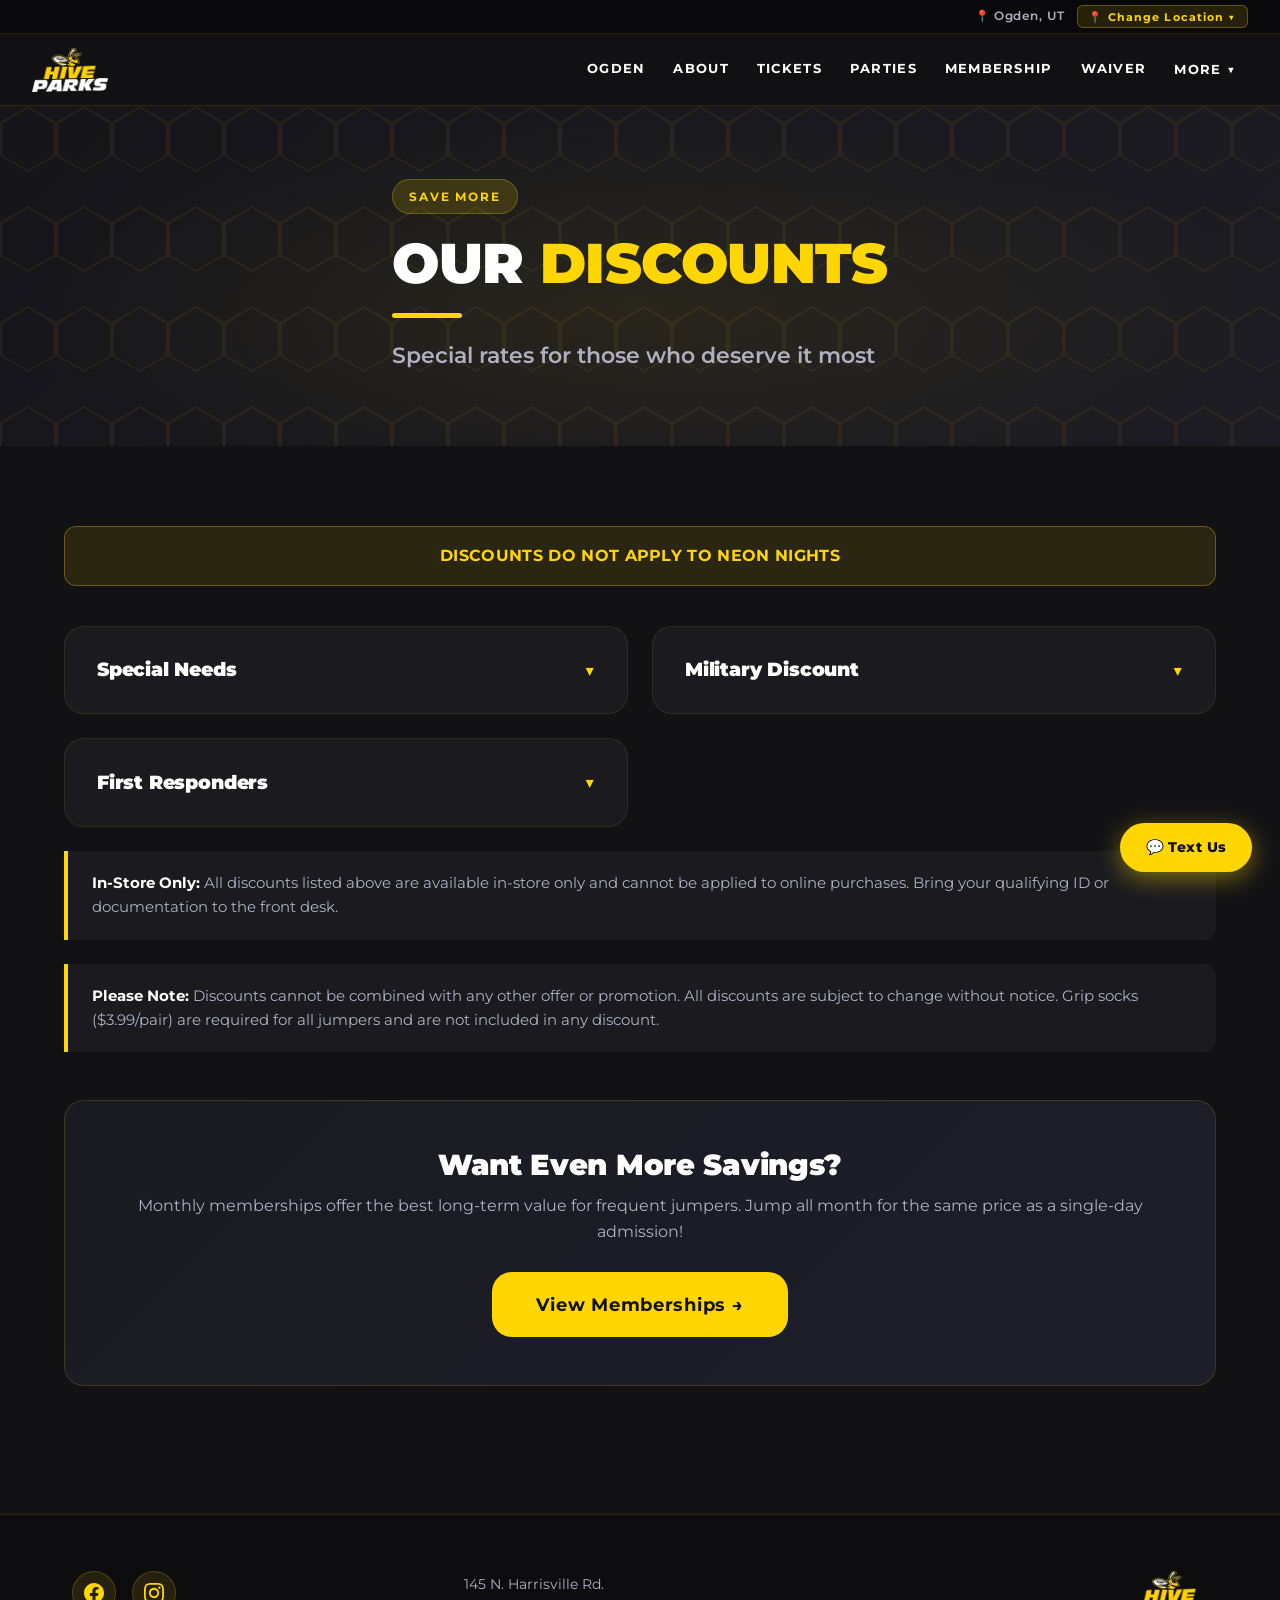
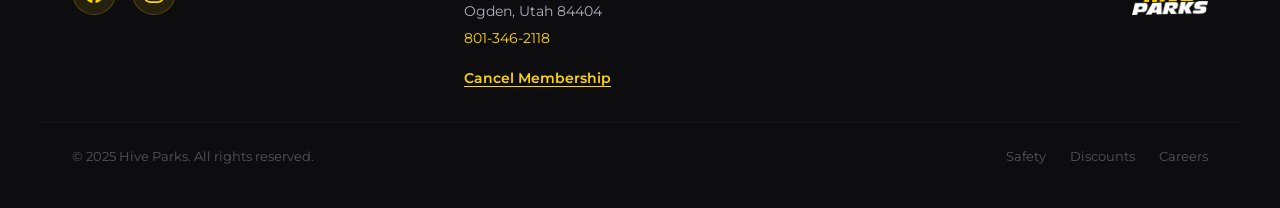
<file: hiveparks/discounts.html>
<!DOCTYPE html>
<html lang="en">
<head>
  <meta charset="UTF-8">
  <meta name="viewport" content="width=device-width, initial-scale=1.0">
  <title>Discounts – Hive Parks Ogden</title>
  <meta name="description" content="Special discount rates at The Hive Adventure Park. Military, first responders, special needs, and student discounts available.">
  <link rel="preconnect" href="https://fonts.googleapis.com">
  <link href="https://fonts.googleapis.com/css2?family=Montserrat:wght@400;600;700;900&display=swap" rel="stylesheet">
  <link rel="stylesheet" href="css/main.css">
  <script src="https://code.jquery.com/jquery-3.7.1.min.js" integrity="sha256-/JqT3SQfawRcv/BIHPThkBvs0OEvtFFmqPF/lYI/Cxo=" crossorigin="anonymous"></script>
  <script src="js/main.js" defer></script>
  <link rel="icon" type="image/png" sizes="32x32" href="images/cropped-Hive-Bee-5-521-32x32.png">
  <link rel="apple-touch-icon" sizes="180x180" href="images/cropped-Hive-Bee-5-521-180x180.png">
</head>
<body>
  <div class="location-bar">
    <div class="location-bar-inner">
      <span class="location-label">&#128205; Ogden, UT</span>
      <div class="location-dropdown-wrap">
        <button class="location-change-btn">&#128205; Change Location &#9660;</button>
        <div class="location-picker">
          <span class="location-picker-item current">&#128205; Ogden, UT</span>
          <a href="https://spanishfork.hiveparks.com" class="location-picker-item">&#128205; Spanish Fork, UT &rarr;</a>
        </div>
      </div>
    </div>
  </div>
  <nav class="navbar">
    <div class="navbar-brand">
      <a href="index.html"><img src="images/HIVE-PARKS-3-scaled.png" alt="Hive Parks" class="navbar-logo-img"></a>
    </div>
    <button class="hamburger" id="hamburger" aria-label="Toggle menu">
      <span></span><span></span><span></span>
    </button>
    <div class="nav-links" id="nav-links">
      <a href="index.html" class="nav-link">OGDEN</a>
      <a href="about.html" class="nav-link">ABOUT</a>
      <a href="tickets.html" class="nav-link">TICKETS</a>
      <a href="parties.html" class="nav-link">PARTIES</a>
      <a href="membership.html" class="nav-link">MEMBERSHIP</a>
      <a href="https://waiver.roller.app/TheHive/home" class="nav-link">WAIVER</a>
      <div class="dropdown">
        <button class="nav-link dropdown-toggle">MORE &#9660;</button>
        <div class="dropdown-menu" id="dropdown-menu">
          <a href="safety.html" class="dropdown-item">Safety</a>
          <a href="attractions.html" class="dropdown-item">Attractions</a>
          <a href="discounts.html" class="dropdown-item">Discounts</a>
          <a href="employment.html" class="dropdown-item">Employment</a>
          <a href="neon-nights.html" class="dropdown-item">Neon Nights</a>
          <a href="group-buyouts.html" class="dropdown-item">Group Buyouts</a>
        </div>
      </div>
    </div>
  </nav>


  <section class="hero hero-inner">
    <div class="container">
      <div class="hero-content">
        <span class="hero-label">Save More</span>
        <h1>OUR <span>DISCOUNTS</span></h1>
        <div class="hero-accent-line"></div>
        <p class="hero-subtitle">Special rates for those who deserve it most</p>
      </div>
    </div>
  </section>

  <section class="discounts-section section">
    <div class="container">
      <div class="warning-banner">
        DISCOUNTS DO NOT APPLY TO NEON NIGHTS
      </div>
      <div class="discounts-grid">
        <div class="discount-card">
          <div class="discount-card-header">
            <div class="discount-card-header-left">
              <h3>Special Needs</h3>
            </div>
            <span class="discount-chevron">&#9660;</span>
          </div>
          <div class="discount-details">
            <p>$13.99 for 90 minutes or $19.99 All Day. One free jump for one aide, parent, or caregiver accompanying a special needs jumper. Grip socks $3.99/pair. Available in-store only, cannot be purchased online. Cannot be applied retroactively to previous purchases.</p>
          </div>
        </div>
        <div class="discount-card">
          <div class="discount-card-header">
            <div class="discount-card-header-left">
              <h3>Military Discount</h3>
            </div>
            <span class="discount-chevron">&#9660;</span>
          </div>
          <div class="discount-details">
            <p>Active duty, veteran, and reserve military members save 20% on the first month of a Monthly Membership. This discount does not apply to Party Packages, Grip Socks, or Caf&eacute; items. Does not apply to Parent Add-Ons. Available in-store only, please bring your Military ID. Cannot be combined with other offers or discounts.</p>
          </div>
        </div>
        <div class="discount-card">
          <div class="discount-card-header">
            <div class="discount-card-header-left">
              <h3>First Responders</h3>
            </div>
            <span class="discount-chevron">&#9660;</span>
          </div>
          <div class="discount-details">
            <p>EMTs, Police Officers, and Firefighters save 20% on the first month of a Monthly Membership. This discount does not apply to Party Packages, Grip Socks, or Caf&eacute; items. Available in-store only, please bring your ID or badge as proof of employment. Cannot be combined with other offers or discounts.</p>
          </div>
        </div>
      </div>

      <div class="info-box mt-25">
        <p><strong>In-Store Only:</strong> All discounts listed above are available in-store only and cannot be applied to online purchases. Bring your qualifying ID or documentation to the front desk.</p>
      </div>
      <div class="info-box">
        <p><strong>Please Note:</strong> Discounts cannot be combined with any other offer or promotion. All discounts are subject to change without notice. Grip socks ($3.99/pair) are required for all jumpers and are not included in any discount.</p>
      </div>

      <div class="cta-banner mt-25">
        <h3>Want Even More Savings?</h3>
        <p>Monthly memberships offer the best long-term value for frequent jumpers. Jump all month for the same price as a single-day admission!</p>
        <a href="membership.html" class="btn btn-primary btn-lg">View Memberships &rarr;</a>
      </div>
    </div>
  </section>


  <footer class="footer">
    <div class="footer-inner">
      <div>
        <div class="footer-social">
          <a href="https://facebook.com/thehiveparks" aria-label="Facebook" class="social-link">
            <svg viewBox="0 0 24 24" xmlns="http://www.w3.org/2000/svg"><path d="M24 12.073c0-6.627-5.373-12-12-12s-12 5.373-12 12c0 5.99 4.388 10.954 10.125 11.854v-8.385H7.078v-3.47h3.047V9.43c0-3.007 1.792-4.669 4.533-4.669 1.312 0 2.686.235 2.686.235v2.953H15.83c-1.491 0-1.956.925-1.956 1.874v2.25h3.328l-.532 3.47h-2.796v8.385C19.612 23.027 24 18.062 24 12.073z"/></svg>
          </a>
          <a href="https://instagram.com/thehiveparks" aria-label="Instagram" class="social-link">
            <svg viewBox="0 0 24 24" xmlns="http://www.w3.org/2000/svg"><path d="M12 2.163c3.204 0 3.584.012 4.85.07 3.252.148 4.771 1.691 4.919 4.919.058 1.265.069 1.645.069 4.849 0 3.205-.012 3.584-.069 4.849-.149 3.225-1.664 4.771-4.919 4.919-1.266.058-1.644.07-4.85.07-3.204 0-3.584-.012-4.849-.07-3.26-.149-4.771-1.699-4.919-4.92-.058-1.265-.07-1.644-.07-4.849 0-3.204.013-3.583.07-4.849.149-3.227 1.664-4.771 4.919-4.919 1.266-.057 1.645-.069 4.849-.069zm0-2.163c-3.259 0-3.667.014-4.947.072-4.358.2-6.78 2.618-6.98 6.98-.059 1.281-.073 1.689-.073 4.948 0 3.259.014 3.668.072 4.948.2 4.358 2.618 6.78 6.98 6.98 1.281.058 1.689.072 4.948.072 3.259 0 3.668-.014 4.948-.072 4.354-.2 6.782-2.618 6.979-6.98.059-1.28.073-1.689.073-4.948 0-3.259-.014-3.667-.072-4.947-.196-4.354-2.617-6.78-6.979-6.98-1.281-.059-1.69-.073-4.949-.073zm0 5.838c-3.403 0-6.162 2.759-6.162 6.162s2.759 6.163 6.162 6.163 6.162-2.759 6.162-6.163c0-3.403-2.759-6.162-6.162-6.162zm0 10.162c-2.209 0-4-1.79-4-4 0-2.209 1.791-4 4-4s4 1.791 4 4c0 2.21-1.791 4-4 4zm6.406-11.845c-.796 0-1.441.645-1.441 1.44s.645 1.44 1.441 1.44c.795 0 1.439-.645 1.439-1.44s-.644-1.44-1.439-1.44z"/></svg>
          </a>
        </div>
      </div>
      <div class="footer-address">
        <p>145 N. Harrisville Rd.<br>Ogden, Utah 84404<br><a href="tel:+18013462118">801-346-2118</a></p>
        <a href="membership.html#cancel" class="footer-link">Cancel Membership</a>
      </div>
      <div class="footer-logo">
        <img src="images/HIVE-PARKS-3-scaled.png" alt="Hive Parks" class="navbar-logo-img">
      </div>
    </div>
    <div class="footer-bottom">
      <p>&copy; 2025 Hive Parks. All rights reserved.</p>
      <div class="flex-gap">
        <a href="safety.html">Safety</a>
        <a href="discounts.html">Discounts</a>
        <a href="employment.html">Careers</a>
      </div>
    </div>
  </footer>
  <a href="sms:+18013462118" class="textus-btn">&#128172; Text Us</a>

</body>
</html>
</file>
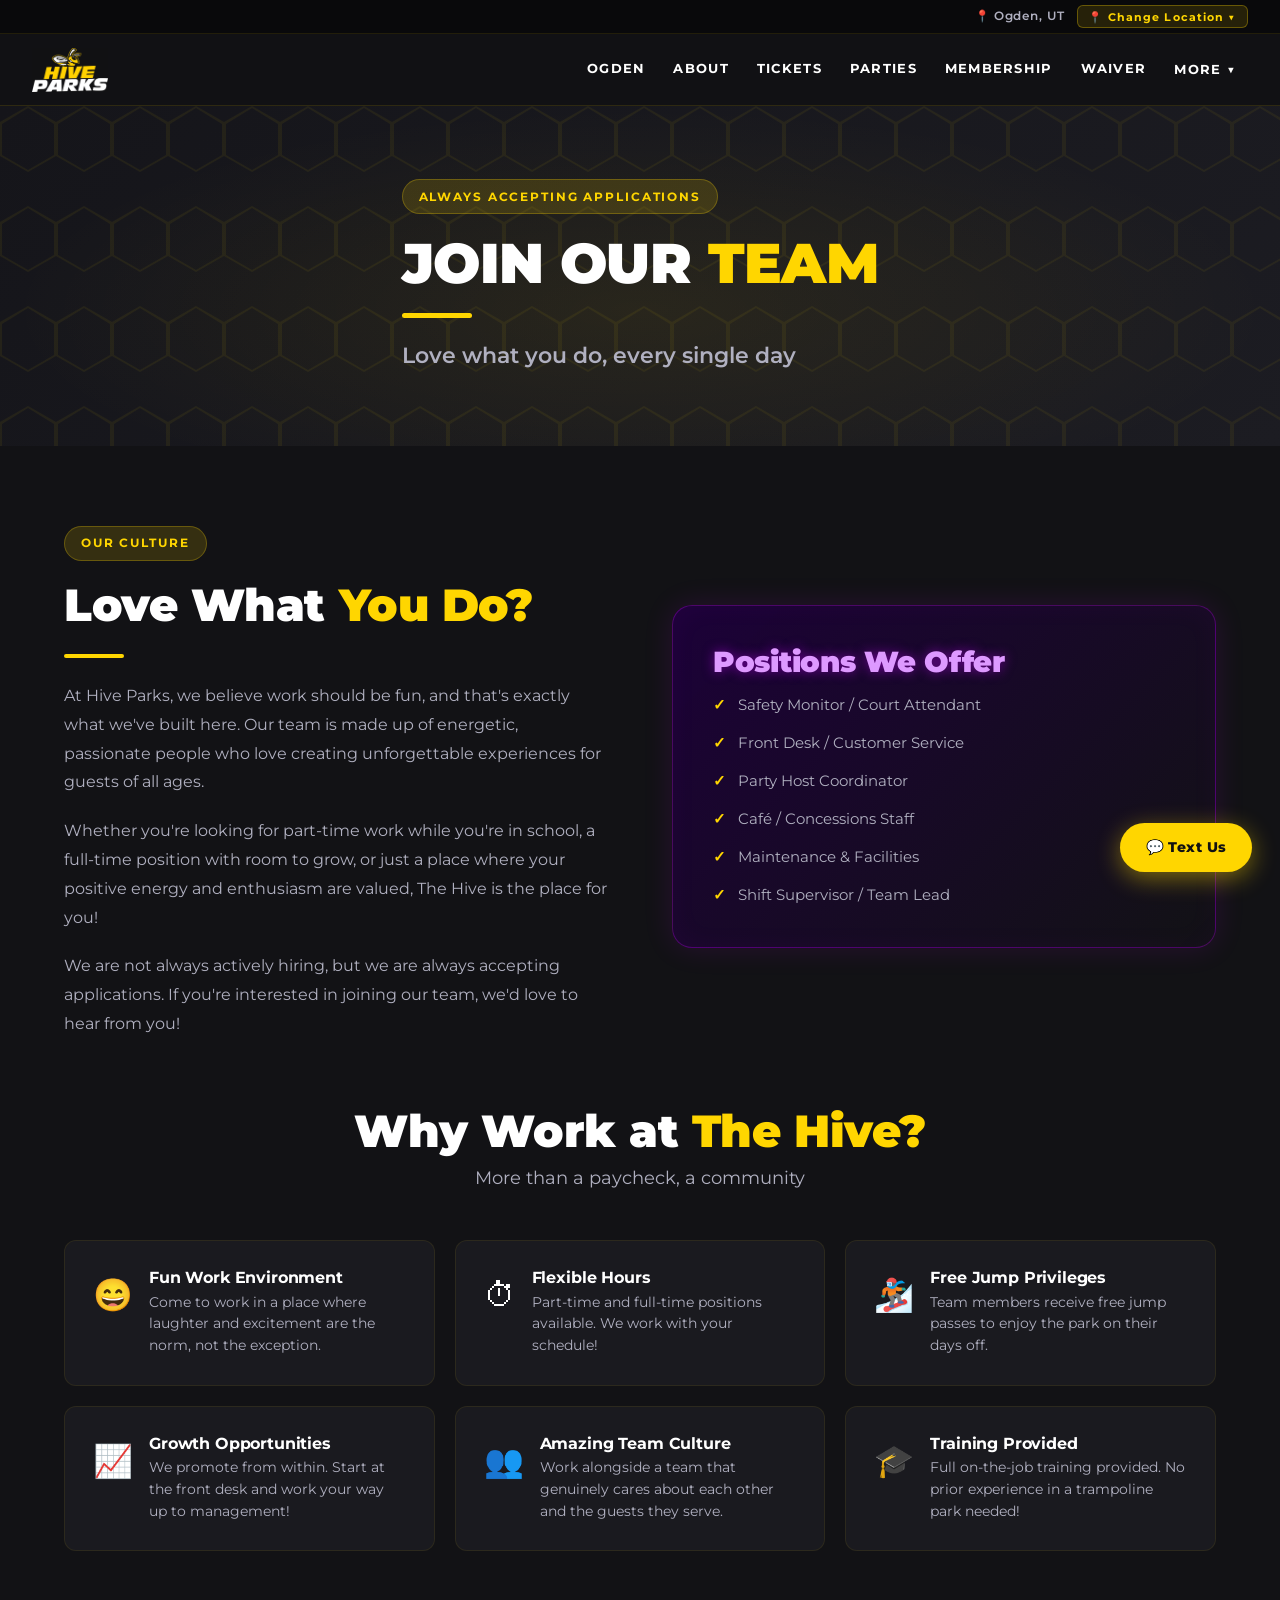
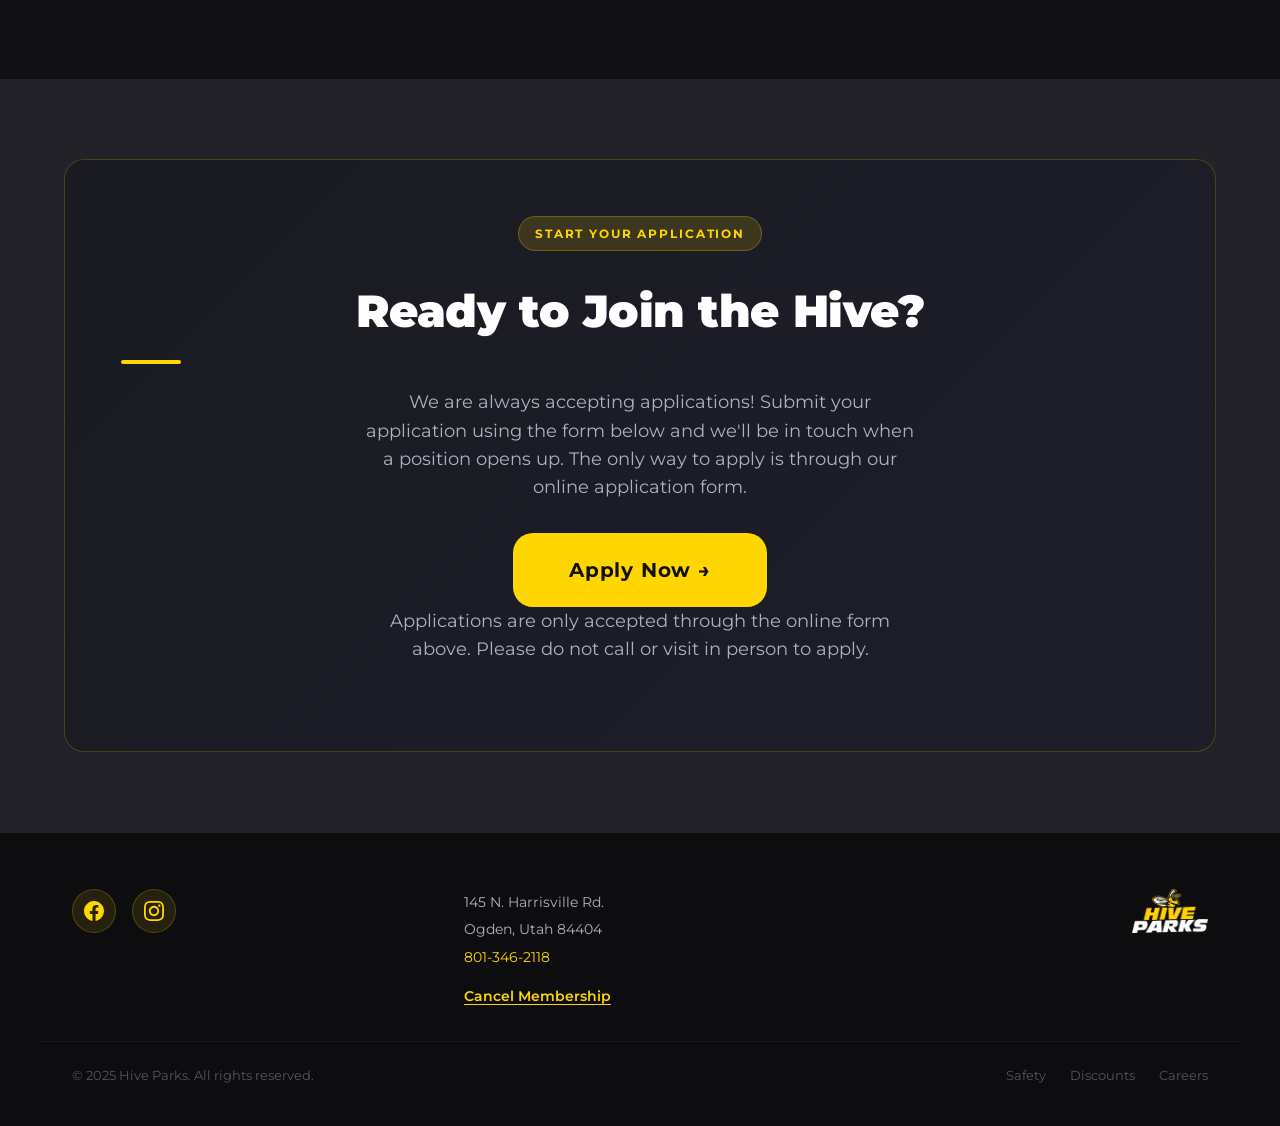
<file: hiveparks/employment.html>
<!DOCTYPE html>
<html lang="en">
<head>
  <meta charset="UTF-8">
  <meta name="viewport" content="width=device-width, initial-scale=1.0">
  <title>Join Our Team – Hive Parks Ogden</title>
  <meta name="description" content="Work at The Hive Adventure Park! Fun work environment, flexible hours, and great team culture. Apply today.">
  <link rel="preconnect" href="https://fonts.googleapis.com">
  <link href="https://fonts.googleapis.com/css2?family=Montserrat:wght@400;600;700;900&display=swap" rel="stylesheet">
  <link rel="stylesheet" href="css/main.css">
  <script src="https://code.jquery.com/jquery-3.7.1.min.js" integrity="sha256-/JqT3SQfawRcv/BIHPThkBvs0OEvtFFmqPF/lYI/Cxo=" crossorigin="anonymous"></script>
  <script src="js/main.js" defer></script>
  <link rel="icon" type="image/png" sizes="32x32" href="images/cropped-Hive-Bee-5-521-32x32.png">
  <link rel="apple-touch-icon" sizes="180x180" href="images/cropped-Hive-Bee-5-521-180x180.png">
</head>
<body>
  <div class="location-bar">
    <div class="location-bar-inner">
      <span class="location-label">&#128205; Ogden, UT</span>
      <div class="location-dropdown-wrap">
        <button class="location-change-btn">&#128205; Change Location &#9660;</button>
        <div class="location-picker">
          <span class="location-picker-item current">&#128205; Ogden, UT</span>
          <a href="https://spanishfork.hiveparks.com" class="location-picker-item">&#128205; Spanish Fork, UT &rarr;</a>
        </div>
      </div>
    </div>
  </div>
  <nav class="navbar">
    <div class="navbar-brand">
      <a href="index.html"><img src="images/HIVE-PARKS-3-scaled.png" alt="Hive Parks" class="navbar-logo-img"></a>
    </div>
    <button class="hamburger" id="hamburger" aria-label="Toggle menu">
      <span></span><span></span><span></span>
    </button>
    <div class="nav-links" id="nav-links">
      <a href="index.html" class="nav-link">OGDEN</a>
      <a href="about.html" class="nav-link">ABOUT</a>
      <a href="tickets.html" class="nav-link">TICKETS</a>
      <a href="parties.html" class="nav-link">PARTIES</a>
      <a href="membership.html" class="nav-link">MEMBERSHIP</a>
      <a href="https://waiver.roller.app/TheHive/home" class="nav-link">WAIVER</a>
      <div class="dropdown">
        <button class="nav-link dropdown-toggle">MORE &#9660;</button>
        <div class="dropdown-menu" id="dropdown-menu">
          <a href="safety.html" class="dropdown-item">Safety</a>
          <a href="attractions.html" class="dropdown-item">Attractions</a>
          <a href="discounts.html" class="dropdown-item">Discounts</a>
          <a href="employment.html" class="dropdown-item">Employment</a>
          <a href="neon-nights.html" class="dropdown-item">Neon Nights</a>
          <a href="group-buyouts.html" class="dropdown-item">Group Buyouts</a>
        </div>
      </div>
    </div>
  </nav>


  <section class="hero hero-inner">
    <div class="container">
      <div class="hero-content">
        <span class="hero-label">Always Accepting Applications</span>
        <h1>JOIN OUR <span>TEAM</span></h1>
        <div class="hero-accent-line"></div>
        <p class="hero-subtitle">Love what you do, every single day</p>
      </div>
    </div>
  </section>

  <section class="employment-section section">
    <div class="container">
      <div class="split-grid mb-3 align-start">
        <div class="split-text">
          <span class="hero-label">Our Culture</span>
          <h2>Love What <span class="text-accent">You Do?</span></h2>
          <div class="section-divider"></div>
          <p>At Hive Parks, we believe work should be fun, and that's exactly what we've built here. Our team is made up of energetic, passionate people who love creating unforgettable experiences for guests of all ages.</p>
          <p>Whether you're looking for part-time work while you're in school, a full-time position with room to grow, or just a place where your positive energy and enthusiasm are valued, The Hive is the place for you!</p>
          <p>We are not always actively hiring, but we are always accepting applications. If you're interested in joining our team, we'd love to hear from you!</p>
        </div>
        <div>
          <div class="neon-card open-positions-card">
            <h3 class="open-positions-title">Positions We Offer</h3>
            <ul class="position-list">
              <li class="position-item"><span class="position-check">&#10003;</span> Safety Monitor / Court Attendant</li>
              <li class="position-item"><span class="position-check">&#10003;</span> Front Desk / Customer Service</li>
              <li class="position-item"><span class="position-check">&#10003;</span> Party Host Coordinator</li>
              <li class="position-item"><span class="position-check">&#10003;</span> Caf&eacute; / Concessions Staff</li>
              <li class="position-item"><span class="position-check">&#10003;</span> Maintenance &amp; Facilities</li>
              <li class="position-item"><span class="position-check">&#10003;</span> Shift Supervisor / Team Lead</li>
            </ul>
          </div>
        </div>
      </div>

      <div class="section-header">
        <h2 class="section-title">Why Work at <span>The Hive?</span></h2>
        <p class="section-subtitle">More than a paycheck, a community</p>
      </div>
      <div class="benefits-grid">
        <div class="benefit-item">
          <span class="benefit-icon">&#128516;</span>
          <div>
            <h4>Fun Work Environment</h4>
            <p>Come to work in a place where laughter and excitement are the norm, not the exception.</p>
          </div>
        </div>
        <div class="benefit-item">
          <span class="benefit-icon">&#9201;</span>
          <div>
            <h4>Flexible Hours</h4>
            <p>Part-time and full-time positions available. We work with your schedule!</p>
          </div>
        </div>
        <div class="benefit-item">
          <span class="benefit-icon">&#127938;</span>
          <div>
            <h4>Free Jump Privileges</h4>
            <p>Team members receive free jump passes to enjoy the park on their days off.</p>
          </div>
        </div>
        <div class="benefit-item">
          <span class="benefit-icon">&#128200;</span>
          <div>
            <h4>Growth Opportunities</h4>
            <p>We promote from within. Start at the front desk and work your way up to management!</p>
          </div>
        </div>
        <div class="benefit-item">
          <span class="benefit-icon">&#128101;</span>
          <div>
            <h4>Amazing Team Culture</h4>
            <p>Work alongside a team that genuinely cares about each other and the guests they serve.</p>
          </div>
        </div>
        <div class="benefit-item">
          <span class="benefit-icon">&#127891;</span>
          <div>
            <h4>Training Provided</h4>
            <p>Full on-the-job training provided. No prior experience in a trampoline park needed!</p>
          </div>
        </div>
      </div>
    </div>
  </section>

  <section id="apply" class="section section-darker">
    <div class="container">
      <div class="apply-box">
        <span class="hero-label">Start Your Application</span>
        <h2 class="mt-1">Ready to Join the Hive?</h2>
        <div class="section-divider callout-divider"></div>
        <p>We are always accepting applications! Submit your application using the form below and we'll be in touch when a position opens up. The only way to apply is through our online application form.</p>
        <div class="apply-actions">
          <a href="https://docs.google.com/forms/d/e/1FAIpQLSej3CJHN7KomRi3kEHcN_yEyDlfWY-t5Z9WBtl6VwGASCYBtA/viewform" class="btn btn-primary btn-xl" target="_blank" rel="noopener">Apply Now &rarr;</a>
        </div>
        <p class="apply-note">Applications are only accepted through the online form above. Please do not call or visit in person to apply.</p>
      </div>
    </div>
  </section>


  <footer class="footer">
    <div class="footer-inner">
      <div>
        <div class="footer-social">
          <a href="https://facebook.com/thehiveparks" aria-label="Facebook" class="social-link">
            <svg viewBox="0 0 24 24" xmlns="http://www.w3.org/2000/svg"><path d="M24 12.073c0-6.627-5.373-12-12-12s-12 5.373-12 12c0 5.99 4.388 10.954 10.125 11.854v-8.385H7.078v-3.47h3.047V9.43c0-3.007 1.792-4.669 4.533-4.669 1.312 0 2.686.235 2.686.235v2.953H15.83c-1.491 0-1.956.925-1.956 1.874v2.25h3.328l-.532 3.47h-2.796v8.385C19.612 23.027 24 18.062 24 12.073z"/></svg>
          </a>
          <a href="https://instagram.com/thehiveparks" aria-label="Instagram" class="social-link">
            <svg viewBox="0 0 24 24" xmlns="http://www.w3.org/2000/svg"><path d="M12 2.163c3.204 0 3.584.012 4.85.07 3.252.148 4.771 1.691 4.919 4.919.058 1.265.069 1.645.069 4.849 0 3.205-.012 3.584-.069 4.849-.149 3.225-1.664 4.771-4.919 4.919-1.266.058-1.644.07-4.85.07-3.204 0-3.584-.012-4.849-.07-3.26-.149-4.771-1.699-4.919-4.92-.058-1.265-.07-1.644-.07-4.849 0-3.204.013-3.583.07-4.849.149-3.227 1.664-4.771 4.919-4.919 1.266-.057 1.645-.069 4.849-.069zm0-2.163c-3.259 0-3.667.014-4.947.072-4.358.2-6.78 2.618-6.98 6.98-.059 1.281-.073 1.689-.073 4.948 0 3.259.014 3.668.072 4.948.2 4.358 2.618 6.78 6.98 6.98 1.281.058 1.689.072 4.948.072 3.259 0 3.668-.014 4.948-.072 4.354-.2 6.782-2.618 6.979-6.98.059-1.28.073-1.689.073-4.948 0-3.259-.014-3.667-.072-4.947-.196-4.354-2.617-6.78-6.979-6.98-1.281-.059-1.69-.073-4.949-.073zm0 5.838c-3.403 0-6.162 2.759-6.162 6.162s2.759 6.163 6.162 6.163 6.162-2.759 6.162-6.163c0-3.403-2.759-6.162-6.162-6.162zm0 10.162c-2.209 0-4-1.79-4-4 0-2.209 1.791-4 4-4s4 1.791 4 4c0 2.21-1.791 4-4 4zm6.406-11.845c-.796 0-1.441.645-1.441 1.44s.645 1.44 1.441 1.44c.795 0 1.439-.645 1.439-1.44s-.644-1.44-1.439-1.44z"/></svg>
          </a>
        </div>
      </div>
      <div class="footer-address">
        <p>145 N. Harrisville Rd.<br>Ogden, Utah 84404<br><a href="tel:+18013462118">801-346-2118</a></p>
        <a href="membership.html#cancel" class="footer-link">Cancel Membership</a>
      </div>
      <div class="footer-logo">
        <img src="images/HIVE-PARKS-3-scaled.png" alt="Hive Parks" class="navbar-logo-img">
      </div>
    </div>
    <div class="footer-bottom">
      <p>&copy; 2025 Hive Parks. All rights reserved.</p>
      <div class="flex-gap">
        <a href="safety.html">Safety</a>
        <a href="discounts.html">Discounts</a>
        <a href="employment.html">Careers</a>
      </div>
    </div>
  </footer>
  <a href="sms:+18013462118" class="textus-btn">&#128172; Text Us</a>

</body>
</html>
</file>
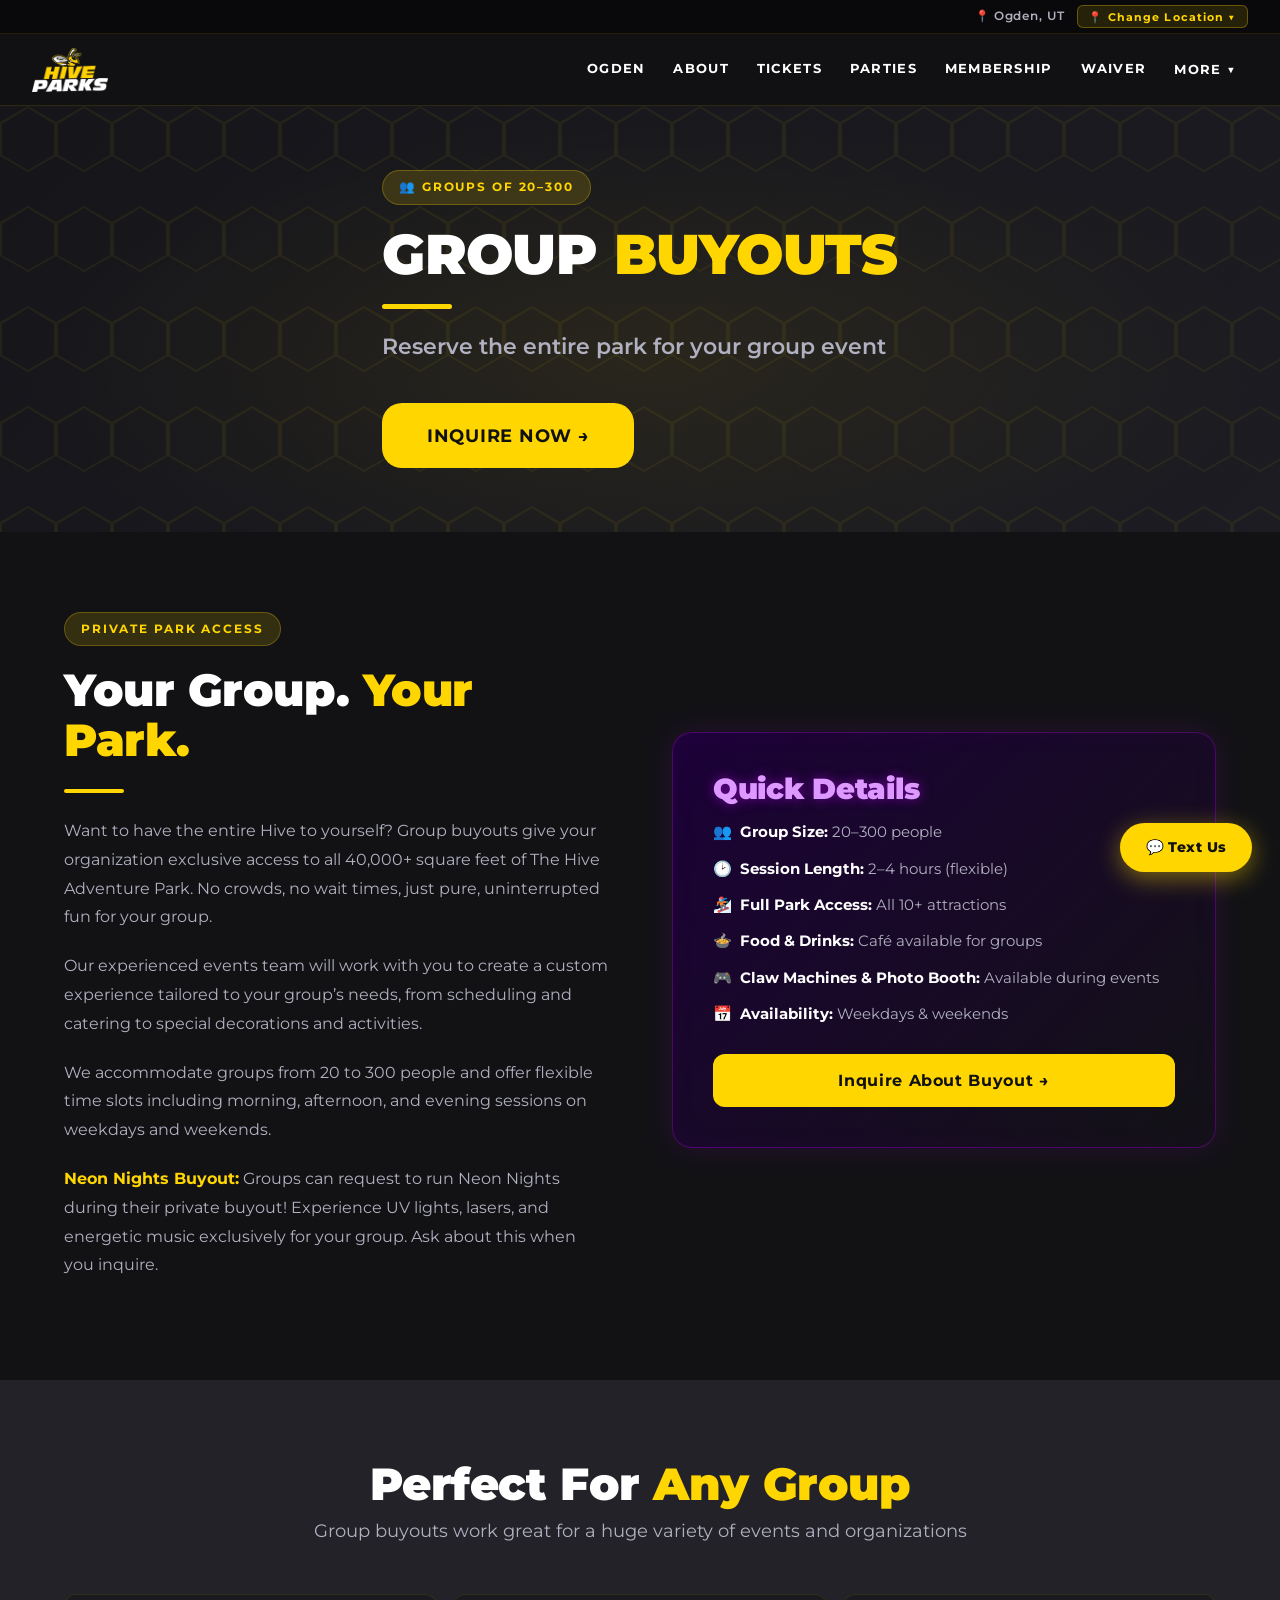
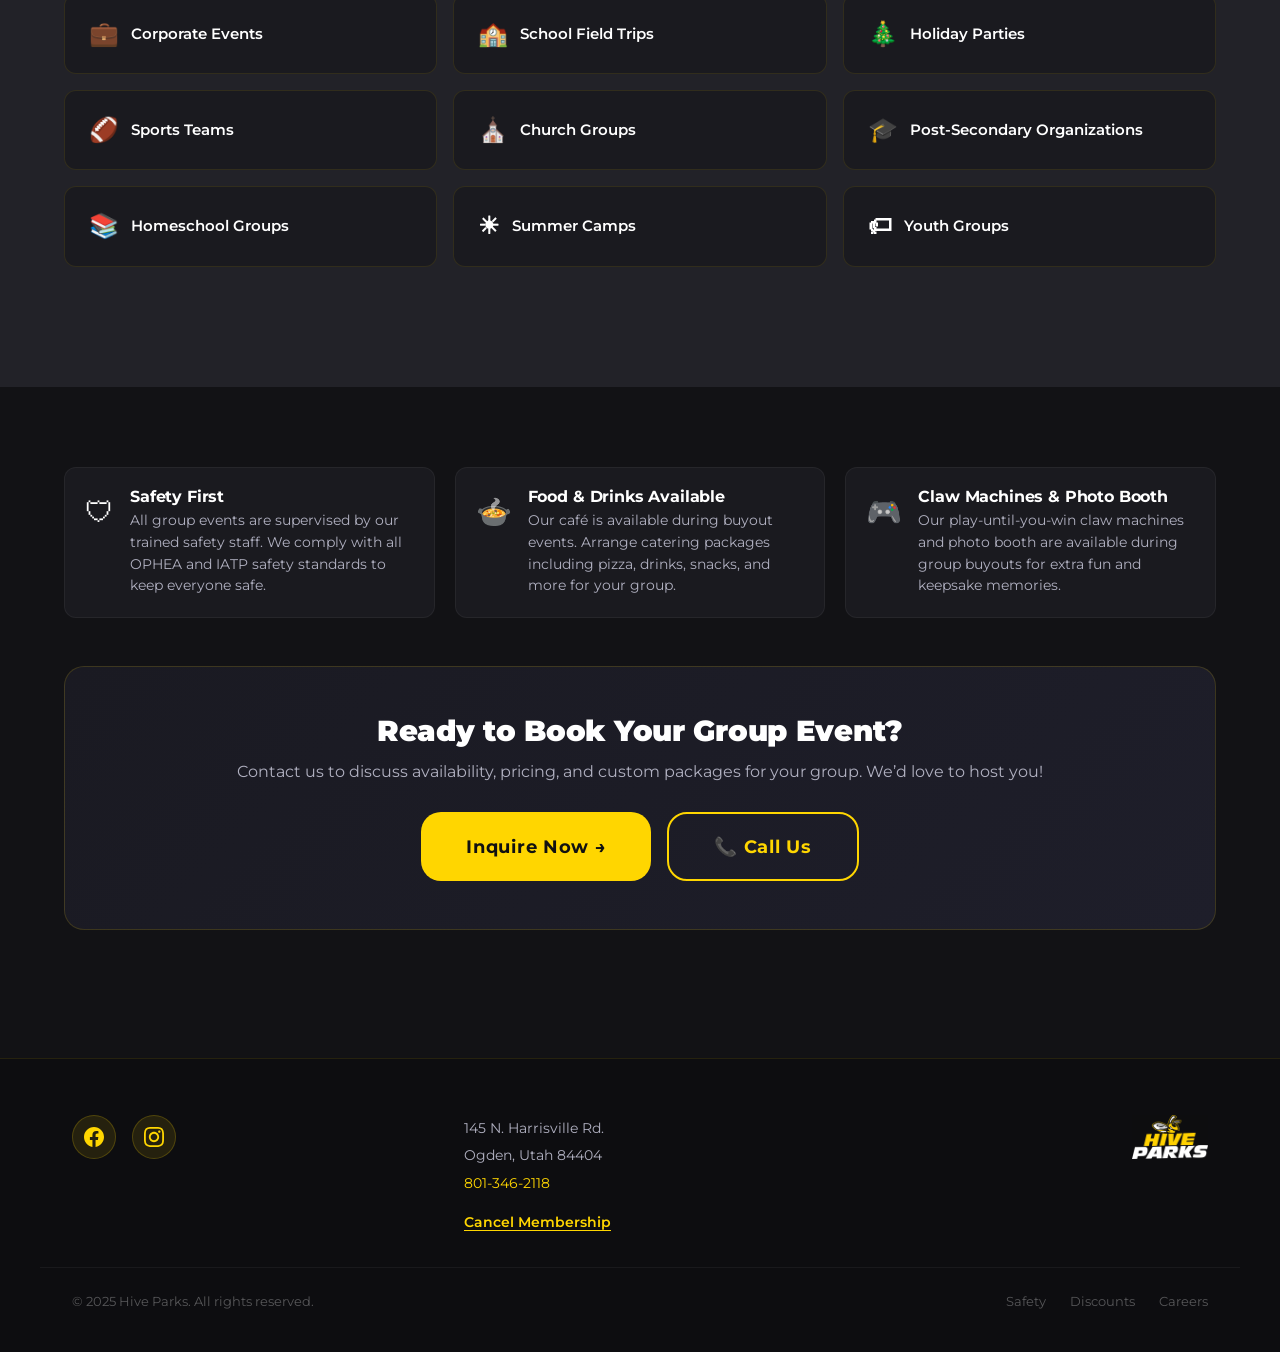
<file: hiveparks/group-buyouts.html>
<!DOCTYPE html>
<html lang="en">
<head>
  <meta charset="UTF-8">
  <meta name="viewport" content="width=device-width, initial-scale=1.0">
  <title>Group Buyouts – Hive Parks Ogden</title>
  <meta name="description" content="Reserve The Hive Adventure Park for your group! Corporate events, field trips, sports teams, and more. Groups of 20-300.">
  <link rel="preconnect" href="https://fonts.googleapis.com">
  <link href="https://fonts.googleapis.com/css2?family=Montserrat:wght@400;600;700;900&display=swap" rel="stylesheet">
  <link rel="stylesheet" href="css/main.css">
  <script src="https://code.jquery.com/jquery-3.7.1.min.js" integrity="sha256-/JqT3SQfawRcv/BIHPThkBvs0OEvtFFmqPF/lYI/Cxo=" crossorigin="anonymous"></script>
  <script src="js/main.js" defer></script>
  <link rel="icon" type="image/png" sizes="32x32" href="images/cropped-Hive-Bee-5-521-32x32.png">
  <link rel="apple-touch-icon" sizes="180x180" href="images/cropped-Hive-Bee-5-521-180x180.png">
</head>
<body>
  <div class="location-bar">
    <div class="location-bar-inner">
      <span class="location-label">&#128205; Ogden, UT</span>
      <div class="location-dropdown-wrap">
        <button class="location-change-btn">&#128205; Change Location &#9660;</button>
        <div class="location-picker">
          <span class="location-picker-item current">&#128205; Ogden, UT</span>
          <a href="https://spanishfork.hiveparks.com" class="location-picker-item">&#128205; Spanish Fork, UT &rarr;</a>
        </div>
      </div>
    </div>
  </div>
  <nav class="navbar">
    <div class="navbar-brand">
      <a href="index.html"><img src="images/HIVE-PARKS-3-scaled.png" alt="Hive Parks" class="navbar-logo-img"></a>
    </div>
    <button class="hamburger" id="hamburger" aria-label="Toggle menu">
      <span></span><span></span><span></span>
    </button>
    <div class="nav-links" id="nav-links">
      <a href="index.html" class="nav-link">OGDEN</a>
      <a href="about.html" class="nav-link">ABOUT</a>
      <a href="tickets.html" class="nav-link">TICKETS</a>
      <a href="parties.html" class="nav-link">PARTIES</a>
      <a href="membership.html" class="nav-link">MEMBERSHIP</a>
      <a href="https://waiver.roller.app/TheHive/home" class="nav-link">WAIVER</a>
      <div class="dropdown">
        <button class="nav-link dropdown-toggle">MORE &#9660;</button>
        <div class="dropdown-menu" id="dropdown-menu">
          <a href="safety.html" class="dropdown-item">Safety</a>
          <a href="attractions.html" class="dropdown-item">Attractions</a>
          <a href="discounts.html" class="dropdown-item">Discounts</a>
          <a href="employment.html" class="dropdown-item">Employment</a>
          <a href="neon-nights.html" class="dropdown-item">Neon Nights</a>
          <a href="group-buyouts.html" class="dropdown-item">Group Buyouts</a>
        </div>
      </div>
    </div>
  </nav>


  <section class="hero hero-inner">
    <div class="container">
      <div class="hero-content">
        <span class="hero-label">&#128101; Groups of 20&ndash;300</span>
        <h1>GROUP <span>BUYOUTS</span></h1>
        <div class="hero-accent-line"></div>
        <p class="hero-subtitle">Reserve the entire park for your group event</p>
        <div class="hero-cta">
          <a href="parties.html" class="btn btn-primary btn-lg">INQUIRE NOW &rarr;</a>
        </div>
      </div>
    </div>
  </section>

  <section class="group-section section">
    <div class="container">
      <div class="split-grid align-start">
        <div class="split-text">
          <span class="hero-label">Private Park Access</span>
          <h2>Your Group. <span class="text-accent">Your Park.</span></h2>
          <div class="section-divider"></div>
          <p>Want to have the entire Hive to yourself? Group buyouts give your organization exclusive access to all 40,000+ square feet of The Hive Adventure Park. No crowds, no wait times, just pure, uninterrupted fun for your group.</p>
          <p>Our experienced events team will work with you to create a custom experience tailored to your group&rsquo;s needs, from scheduling and catering to special decorations and activities.</p>
          <p>We accommodate groups from 20 to 300 people and offer flexible time slots including morning, afternoon, and evening sessions on weekdays and weekends.</p>
          <p><strong style="color:var(--accent)">Neon Nights Buyout:</strong> Groups can request to run Neon Nights during their private buyout! Experience UV lights, lasers, and energetic music exclusively for your group. Ask about this when you inquire.</p>
        </div>
        <div class="split-cta">
          <div class="neon-card quick-details-card">
            <h3 class="quick-details-title">Quick Details</h3>
            <ul class="detail-list">
              <li class="detail-item"><span>&#128101;</span><span><strong>Group Size:</strong> 20&ndash;300 people</span></li>
              <li class="detail-item"><span>&#128337;</span><span><strong>Session Length:</strong> 2&ndash;4 hours (flexible)</span></li>
              <li class="detail-item"><span>&#127938;</span><span><strong>Full Park Access:</strong> All 10+ attractions</span></li>
              <li class="detail-item"><span>&#127858;</span><span><strong>Food &amp; Drinks:</strong> Caf&eacute; available for groups</span></li>
              <li class="detail-item"><span>&#127918;</span><span><strong>Claw Machines &amp; Photo Booth:</strong> Available during events</span></li>
              <li class="detail-item"><span>&#128197;</span><span><strong>Availability:</strong> Weekdays &amp; weekends</span></li>
            </ul>
            <div class="detail-cta">
              <a href="parties.html" class="btn btn-primary btn-full">Inquire About Buyout &rarr;</a>
            </div>
          </div>
        </div>
      </div>
    </div>
  </section>

  <section class="section section-darker">
    <div class="container">
      <div class="section-header">
        <h2 class="section-title">Perfect For <span>Any Group</span></h2>
        <p class="section-subtitle">Group buyouts work great for a huge variety of events and organizations</p>
      </div>
      <div class="group-ideas-grid">
        <div class="group-idea-item"><span class="idea-icon">&#128188;</span>Corporate Events</div>
        <div class="group-idea-item"><span class="idea-icon">&#127979;</span>School Field Trips</div>
        <div class="group-idea-item"><span class="idea-icon">&#127876;</span>Holiday Parties</div>
        <div class="group-idea-item"><span class="idea-icon">&#127944;</span>Sports Teams</div>
        <div class="group-idea-item"><span class="idea-icon">&#9962;</span>Church Groups</div>
        <div class="group-idea-item"><span class="idea-icon">&#127891;</span>Post-Secondary Organizations</div>
        <div class="group-idea-item"><span class="idea-icon">&#128218;</span>Homeschool Groups</div>
        <div class="group-idea-item"><span class="idea-icon">&#9728;</span>Summer Camps</div>
        <div class="group-idea-item"><span class="idea-icon">&#127991;</span>Youth Groups</div>
      </div>
    </div>
  </section>

  <section class="section">
    <div class="container">
      <div class="why-grid mb-3">
        <div class="why-item">
          <span class="why-icon">&#128737;</span>
          <div>
            <h4>Safety First</h4>
            <p>All group events are supervised by our trained safety staff. We comply with all OPHEA and IATP safety standards to keep everyone safe.</p>
          </div>
        </div>
        <div class="why-item">
          <span class="why-icon">&#127858;</span>
          <div>
            <h4>Food &amp; Drinks Available</h4>
            <p>Our caf&eacute; is available during buyout events. Arrange catering packages including pizza, drinks, snacks, and more for your group.</p>
          </div>
        </div>
        <div class="why-item">
          <span class="why-icon">&#127918;</span>
          <div>
            <h4>Claw Machines &amp; Photo Booth</h4>
            <p>Our play-until-you-win claw machines and photo booth are available during group buyouts for extra fun and keepsake memories.</p>
          </div>
        </div>
      </div>

      <div class="cta-banner">
        <h3>Ready to Book Your Group Event?</h3>
        <p>Contact us to discuss availability, pricing, and custom packages for your group. We&rsquo;d love to host you!</p>
        <div class="flex-center-wrap">
          <a href="parties.html" class="btn btn-primary btn-lg">Inquire Now &rarr;</a>
          <a href="tel:+18013462118" class="btn btn-outline btn-lg">&#128222; Call Us</a>
        </div>
      </div>
    </div>
  </section>


  <footer class="footer">
    <div class="footer-inner">
      <div>
        <div class="footer-social">
          <a href="https://facebook.com/thehiveparks" aria-label="Facebook" class="social-link">
            <svg viewBox="0 0 24 24" xmlns="http://www.w3.org/2000/svg"><path d="M24 12.073c0-6.627-5.373-12-12-12s-12 5.373-12 12c0 5.99 4.388 10.954 10.125 11.854v-8.385H7.078v-3.47h3.047V9.43c0-3.007 1.792-4.669 4.533-4.669 1.312 0 2.686.235 2.686.235v2.953H15.83c-1.491 0-1.956.925-1.956 1.874v2.25h3.328l-.532 3.47h-2.796v8.385C19.612 23.027 24 18.062 24 12.073z"/></svg>
          </a>
          <a href="https://instagram.com/thehiveparks" aria-label="Instagram" class="social-link">
            <svg viewBox="0 0 24 24" xmlns="http://www.w3.org/2000/svg"><path d="M12 2.163c3.204 0 3.584.012 4.85.07 3.252.148 4.771 1.691 4.919 4.919.058 1.265.069 1.645.069 4.849 0 3.205-.012 3.584-.069 4.849-.149 3.225-1.664 4.771-4.919 4.919-1.266.058-1.644.07-4.85.07-3.204 0-3.584-.012-4.849-.07-3.26-.149-4.771-1.699-4.919-4.92-.058-1.265-.07-1.644-.07-4.849 0-3.204.013-3.583.07-4.849.149-3.227 1.664-4.771 4.919-4.919 1.266-.057 1.645-.069 4.849-.069zm0-2.163c-3.259 0-3.667.014-4.947.072-4.358.2-6.78 2.618-6.98 6.98-.059 1.281-.073 1.689-.073 4.948 0 3.259.014 3.668.072 4.948.2 4.358 2.618 6.78 6.98 6.98 1.281.058 1.689.072 4.948.072 3.259 0 3.668-.014 4.948-.072 4.354-.2 6.782-2.618 6.979-6.98.059-1.28.073-1.689.073-4.948 0-3.259-.014-3.667-.072-4.947-.196-4.354-2.617-6.78-6.979-6.98-1.281-.059-1.69-.073-4.949-.073zm0 5.838c-3.403 0-6.162 2.759-6.162 6.162s2.759 6.163 6.162 6.163 6.162-2.759 6.162-6.163c0-3.403-2.759-6.162-6.162-6.162zm0 10.162c-2.209 0-4-1.79-4-4 0-2.209 1.791-4 4-4s4 1.791 4 4c0 2.21-1.791 4-4 4zm6.406-11.845c-.796 0-1.441.645-1.441 1.44s.645 1.44 1.441 1.44c.795 0 1.439-.645 1.439-1.44s-.644-1.44-1.439-1.44z"/></svg>
          </a>
        </div>
      </div>
      <div class="footer-address">
        <p>145 N. Harrisville Rd.<br>Ogden, Utah 84404<br><a href="tel:+18013462118">801-346-2118</a></p>
        <a href="membership.html#cancel" class="footer-link">Cancel Membership</a>
      </div>
      <div class="footer-logo">
        <img src="images/HIVE-PARKS-3-scaled.png" alt="Hive Parks" class="navbar-logo-img">
      </div>
    </div>
    <div class="footer-bottom">
      <p>&copy; 2025 Hive Parks. All rights reserved.</p>
      <div class="flex-gap">
        <a href="safety.html">Safety</a>
        <a href="discounts.html">Discounts</a>
        <a href="employment.html">Careers</a>
      </div>
    </div>
  </footer>
  <a href="sms:+18013462118" class="textus-btn">&#128172; Text Us</a>

</body>
</html>
</file>
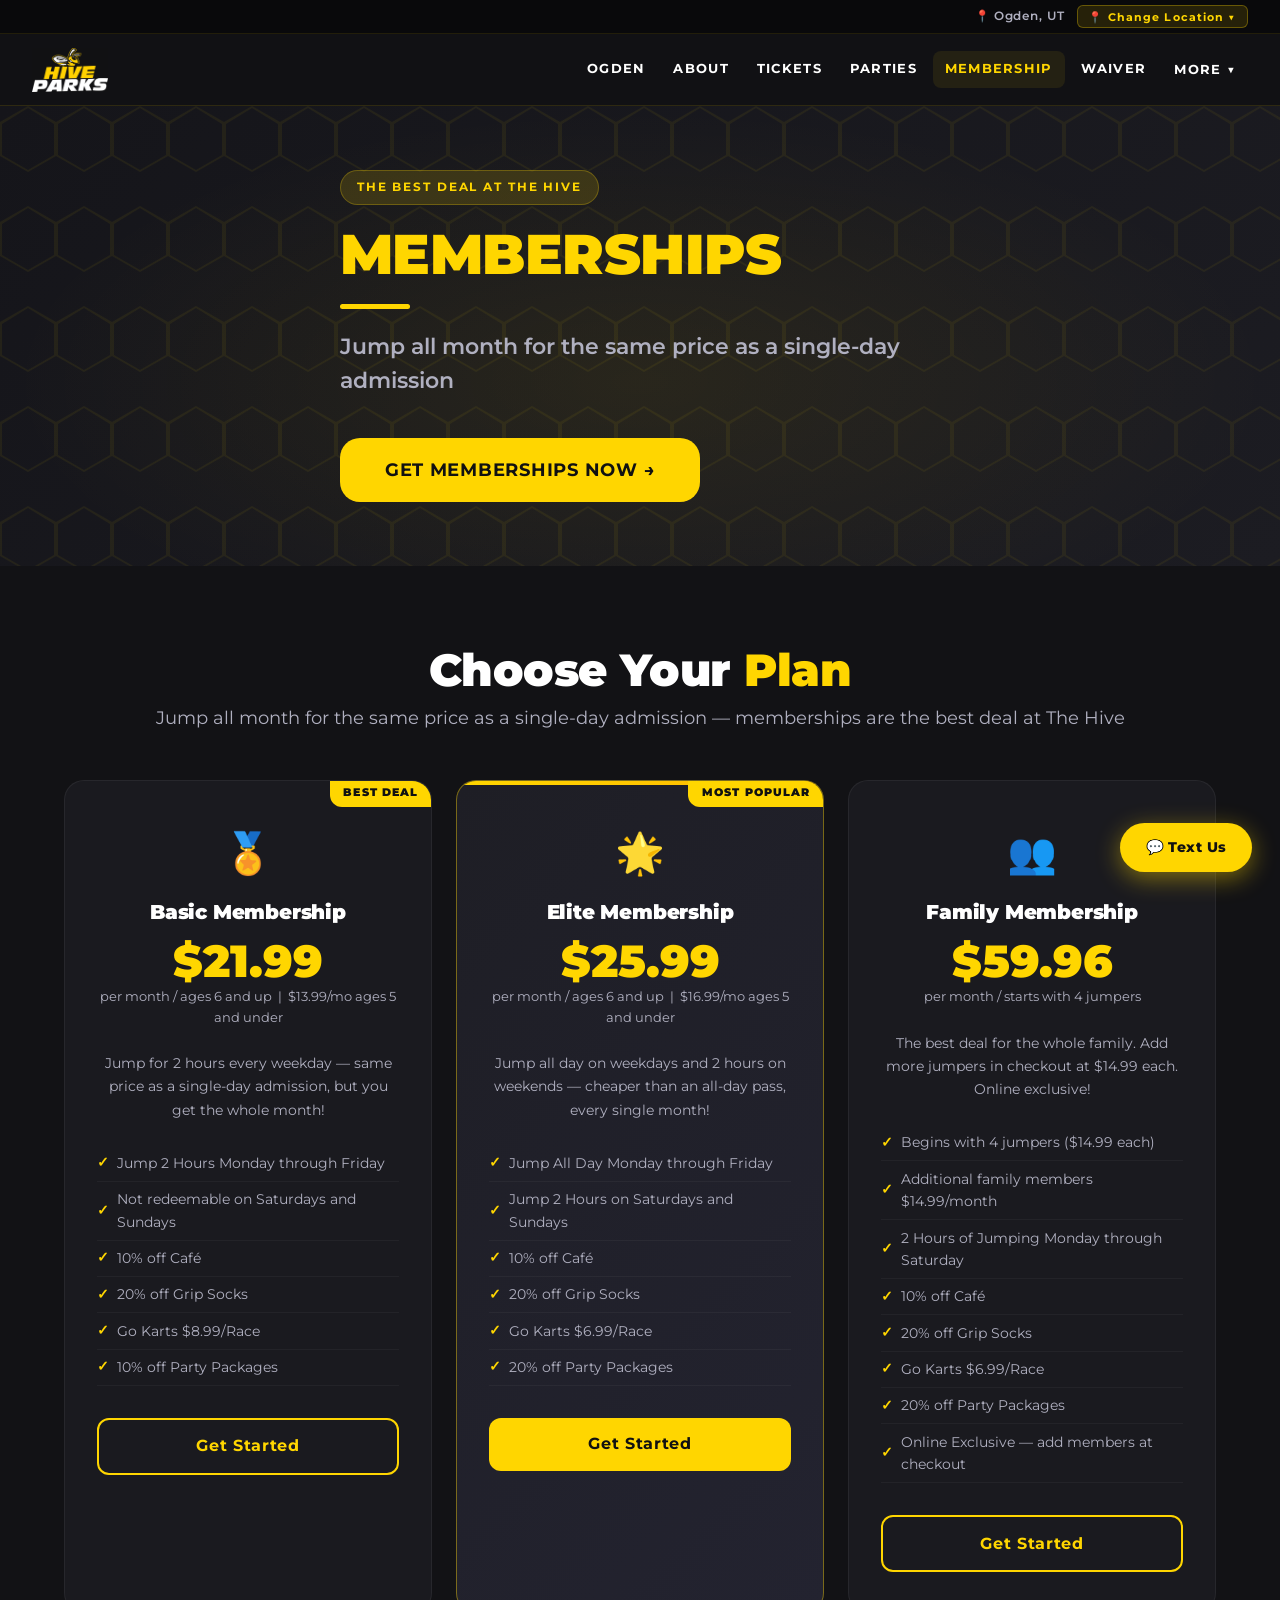
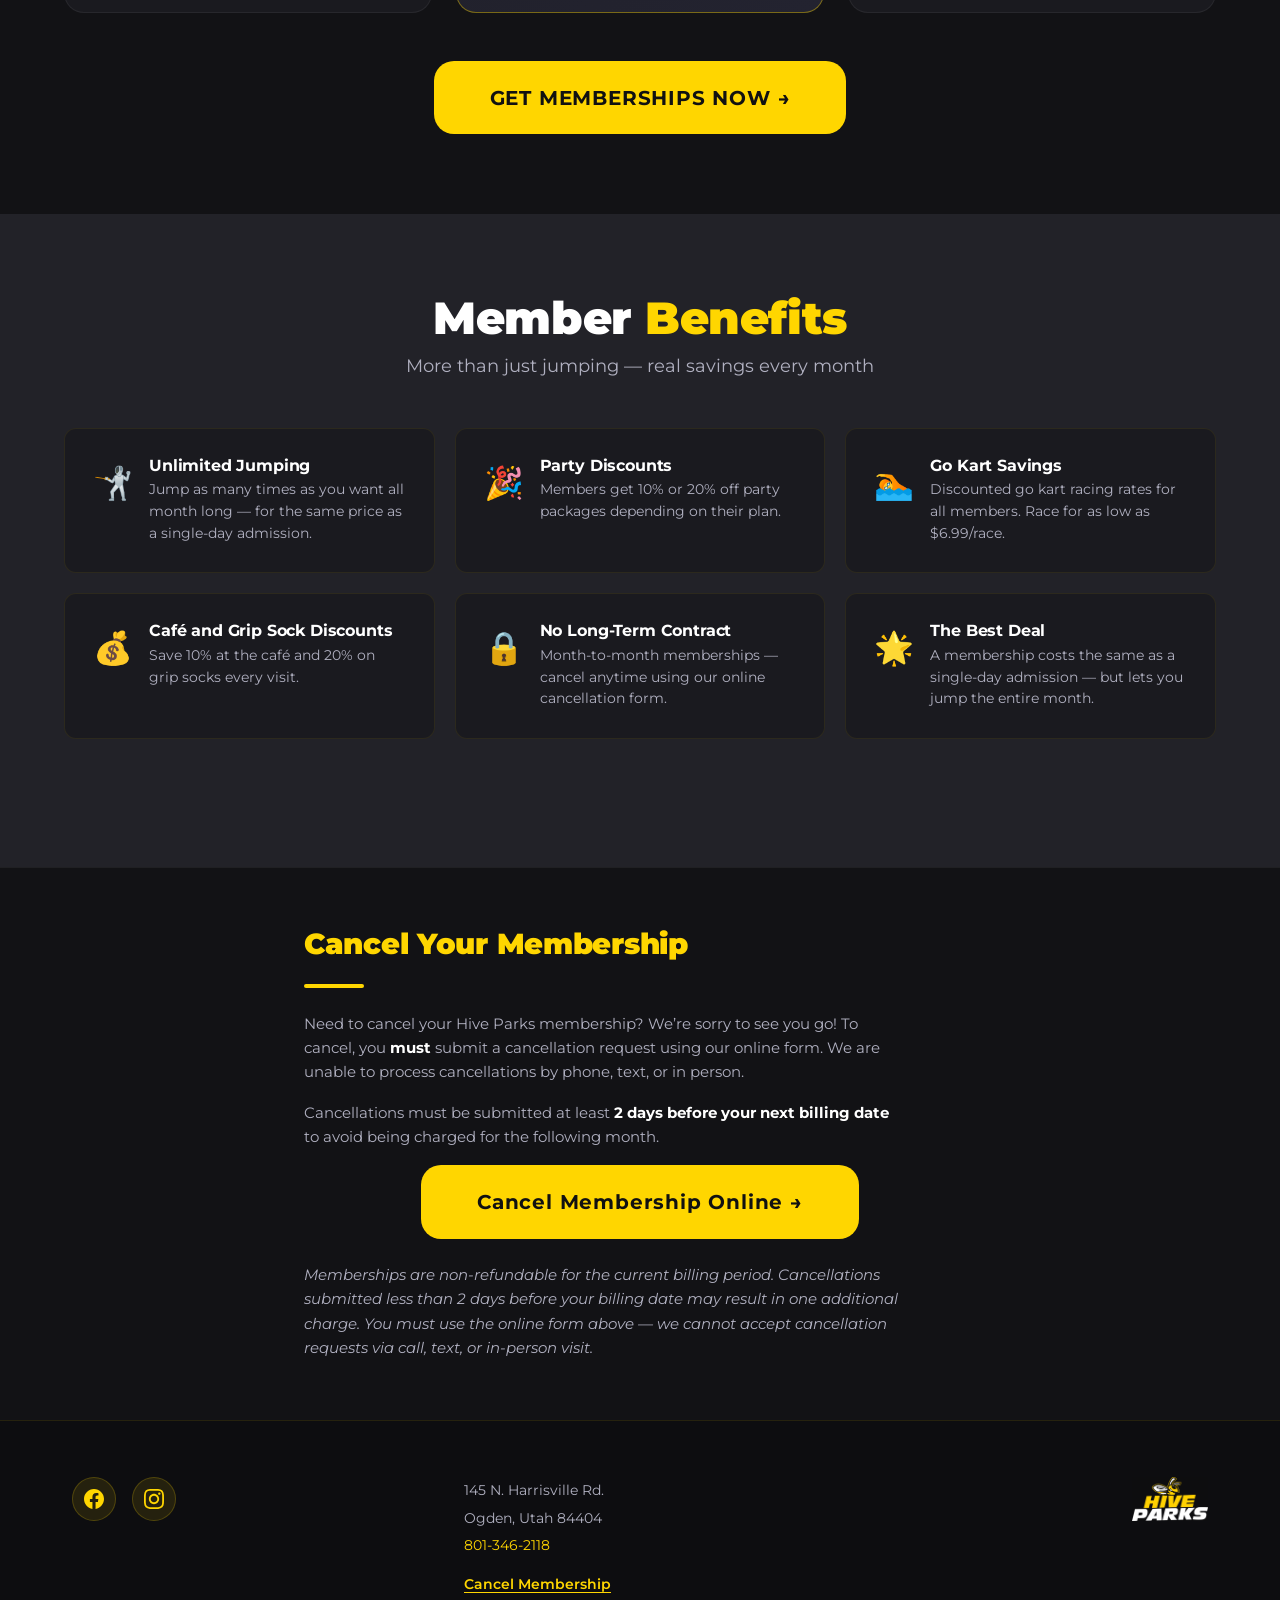
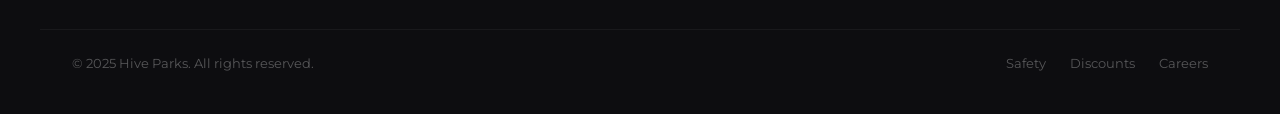
<file: hiveparks/membership.html>
<!DOCTYPE html>
<html lang="en">
<head>
  <meta charset="UTF-8">
  <meta name="viewport" content="width=device-width, initial-scale=1.0">
  <title>Memberships – Hive Parks Ogden</title>
  <meta name="description" content="Unlimited monthly jumping memberships at The Hive Adventure Park. Silver, Gold, and Platinum plans available.">
  <link rel="preconnect" href="https://fonts.googleapis.com">
  <link href="https://fonts.googleapis.com/css2?family=Montserrat:wght@400;600;700;900&display=swap" rel="stylesheet">
  <link rel="stylesheet" href="css/main.css">
  <script src="https://code.jquery.com/jquery-3.7.1.min.js" integrity="sha256-/JqT3SQfawRcv/BIHPThkBvs0OEvtFFmqPF/lYI/Cxo=" crossorigin="anonymous"></script>
  <script src="js/main.js" defer></script>
  <link rel="icon" type="image/png" sizes="32x32" href="images/cropped-Hive-Bee-5-521-32x32.png">
  <link rel="apple-touch-icon" sizes="180x180" href="images/cropped-Hive-Bee-5-521-180x180.png">
</head>
<body>
  <div class="location-bar">
    <div class="location-bar-inner">
      <span class="location-label">&#128205; Ogden, UT</span>
      <div class="location-dropdown-wrap">
        <button class="location-change-btn">&#128205; Change Location &#9660;</button>
        <div class="location-picker">
          <span class="location-picker-item current">&#128205; Ogden, UT</span>
          <a href="https://spanishfork.hiveparks.com" class="location-picker-item">&#128205; Spanish Fork, UT &rarr;</a>
        </div>
      </div>
    </div>
  </div>
  <nav class="navbar">
    <div class="navbar-brand">
      <a href="index.html"><img src="images/HIVE-PARKS-3-scaled.png" alt="Hive Parks" class="navbar-logo-img"></a>
    </div>
    <button class="hamburger" id="hamburger" aria-label="Toggle menu">
      <span></span><span></span><span></span>
    </button>
    <div class="nav-links" id="nav-links">
      <a href="index.html" class="nav-link">OGDEN</a>
      <a href="about.html" class="nav-link">ABOUT</a>
      <a href="tickets.html" class="nav-link">TICKETS</a>
      <a href="parties.html" class="nav-link">PARTIES</a>
      <a href="membership.html" class="nav-link">MEMBERSHIP</a>
      <a href="https://waiver.roller.app/TheHive/home" class="nav-link">WAIVER</a>
      <div class="dropdown">
        <button class="nav-link dropdown-toggle">MORE &#9660;</button>
        <div class="dropdown-menu" id="dropdown-menu">
          <a href="safety.html" class="dropdown-item">Safety</a>
          <a href="attractions.html" class="dropdown-item">Attractions</a>
          <a href="discounts.html" class="dropdown-item">Discounts</a>
          <a href="employment.html" class="dropdown-item">Employment</a>
          <a href="neon-nights.html" class="dropdown-item">Neon Nights</a>
          <a href="group-buyouts.html" class="dropdown-item">Group Buyouts</a>
        </div>
      </div>
    </div>
  </nav>


  <section class="hero hero-inner">
    <div class="container">
      <div class="hero-content">
        <span class="hero-label">The Best Deal at The Hive</span>
        <h1><span>MEMBERSHIPS</span></h1>
        <div class="hero-accent-line"></div>
        <p class="hero-subtitle">Jump all month for the same price as a single-day admission</p>
        <div class="hero-cta">
          <a href="https://ecom.roller.app/thehive/memberships/en-us/home" class="btn btn-primary btn-lg">GET MEMBERSHIPS NOW &rarr;</a>
        </div>
      </div>
    </div>
  </section>

  <section class="membership-section section">
    <div class="container">
      <div class="section-header">
        <h2 class="section-title">Choose Your <span>Plan</span></h2>
        <p class="section-subtitle">Jump all month for the same price as a single-day admission — memberships are the best deal at The Hive</p>
      </div>
      <div class="membership-grid">
        <div class="membership-card pricing-card">
          <div class="pricing-badge">BEST DEAL</div>
          <span class="pricing-icon">&#127941;</span>
          <h3>Basic Membership</h3>
          <div class="pricing-price">$21.99</div>
          <p class="pricing-price-note">per month / ages 6 and up &nbsp;|&nbsp; $13.99/mo ages 5 and under</p>
          <p class="pricing-description">Jump for 2 hours every weekday — same price as a single-day admission, but you get the whole month!</p>
          <ul class="pricing-features">
            <li>Jump 2 Hours Monday through Friday</li>
            <li>Not redeemable on Saturdays and Sundays</li>
            <li>10% off Café</li>
            <li>20% off Grip Socks</li>
            <li>Go Karts $8.99/Race</li>
            <li>10% off Party Packages</li>
          </ul>
          <a href="https://ecom.roller.app/thehive/memberships/en-us/home" class="btn btn-outline btn-full mt-auto">Get Started</a>
        </div>
        <div class="membership-card pricing-card featured">
          <div class="pricing-badge">MOST POPULAR</div>
          <span class="pricing-icon">&#127775;</span>
          <h3>Elite Membership</h3>
          <div class="pricing-price">$25.99</div>
          <p class="pricing-price-note">per month / ages 6 and up &nbsp;|&nbsp; $16.99/mo ages 5 and under</p>
          <p class="pricing-description">Jump all day on weekdays and 2 hours on weekends — cheaper than an all-day pass, every single month!</p>
          <ul class="pricing-features">
            <li>Jump All Day Monday through Friday</li>
            <li>Jump 2 Hours on Saturdays and Sundays</li>
            <li>10% off Café</li>
            <li>20% off Grip Socks</li>
            <li>Go Karts $6.99/Race</li>
            <li>20% off Party Packages</li>
          </ul>
          <a href="https://ecom.roller.app/thehive/memberships/en-us/home" class="btn btn-primary btn-full mt-auto">Get Started</a>
        </div>
        <div class="membership-card pricing-card">
          <span class="pricing-icon">&#128101;</span>
          <h3>Family Membership</h3>
          <div class="pricing-price">$59.96</div>
          <p class="pricing-price-note">per month / starts with 4 jumpers</p>
          <p class="pricing-description">The best deal for the whole family. Add more jumpers in checkout at $14.99 each. Online exclusive!</p>
          <ul class="pricing-features">
            <li>Begins with 4 jumpers ($14.99 each)</li>
            <li>Additional family members $14.99/month</li>
            <li>2 Hours of Jumping Monday through Saturday</li>
            <li>10% off Café</li>
            <li>20% off Grip Socks</li>
            <li>Go Karts $6.99/Race</li>
            <li>20% off Party Packages</li>
            <li>Online Exclusive — add members at checkout</li>
          </ul>
          <a href="https://ecom.roller.app/thehive/memberships/en-us/home" class="btn btn-outline btn-full mt-auto">Get Started</a>
        </div>
      </div>

      <div class="text-center mt-3">
        <a href="https://ecom.roller.app/thehive/memberships/en-us/home" class="btn btn-primary btn-xl">GET MEMBERSHIPS NOW &rarr;</a>
      </div>
    </div>
  </section>

  <section class="section section-darker">
    <div class="container">
      <div class="section-header">
        <h2 class="section-title">Member <span>Benefits</span></h2>
        <p class="section-subtitle">More than just jumping — real savings every month</p>
      </div>
      <div class="benefits-grid">
        <div class="benefit-item">
          <span class="benefit-icon">&#129338;</span>
          <div>
            <h4>Unlimited Jumping</h4>
            <p>Jump as many times as you want all month long — for the same price as a single-day admission.</p>
          </div>
        </div>
        <div class="benefit-item">
          <span class="benefit-icon">&#127881;</span>
          <div>
            <h4>Party Discounts</h4>
            <p>Members get 10% or 20% off party packages depending on their plan.</p>
          </div>
        </div>
        <div class="benefit-item">
          <span class="benefit-icon">&#127946;</span>
          <div>
            <h4>Go Kart Savings</h4>
            <p>Discounted go kart racing rates for all members. Race for as low as $6.99/race.</p>
          </div>
        </div>
        <div class="benefit-item">
          <span class="benefit-icon">&#128176;</span>
          <div>
            <h4>Café and Grip Sock Discounts</h4>
            <p>Save 10% at the café and 20% on grip socks every visit.</p>
          </div>
        </div>
        <div class="benefit-item">
          <span class="benefit-icon">&#128274;</span>
          <div>
            <h4>No Long-Term Contract</h4>
            <p>Month-to-month memberships — cancel anytime using our online cancellation form.</p>
          </div>
        </div>
        <div class="benefit-item">
          <span class="benefit-icon">&#127775;</span>
          <div>
            <h4>The Best Deal</h4>
            <p>A membership costs the same as a single-day admission — but lets you jump the entire month.</p>
          </div>
        </div>
      </div>
    </div>
  </section>

  <section id="cancel" class="cancel-section section">
    <div class="container membership-narrow">
      <h3>Cancel Your Membership</h3>
      <div class="section-divider"></div>
      <p>Need to cancel your Hive Parks membership? We&rsquo;re sorry to see you go! To cancel, you <strong class="text-normal">must</strong> submit a cancellation request using our online form. We are unable to process cancellations by phone, text, or in person.</p>
      <p>Cancellations must be submitted at least <strong class="text-normal">2 days before your next billing date</strong> to avoid being charged for the following month.</p>
      <div class="apply-actions">
        <a href="https://docs.google.com/forms/d/e/1FAIpQLSfTCo_lc8seKAyQdBIkaJ608R9EoDLf_0Jh0khEAhCUnTrKAQ/viewform?usp=send_form&amp;pli=1&amp;authuser=0" class="btn btn-primary btn-xl" target="_blank" rel="noopener">Cancel Membership Online &rarr;</a>
      </div>
      <p class="hours-note" style="margin-top:1.5rem;">Memberships are non-refundable for the current billing period. Cancellations submitted less than 2 days before your billing date may result in one additional charge. You must use the online form above — we cannot accept cancellation requests via call, text, or in-person visit.</p>
    </div>
  </section>


  <footer class="footer">
    <div class="footer-inner">
      <div>
        <div class="footer-social">
          <a href="https://facebook.com/thehiveparks" aria-label="Facebook" class="social-link">
            <svg viewBox="0 0 24 24" xmlns="http://www.w3.org/2000/svg"><path d="M24 12.073c0-6.627-5.373-12-12-12s-12 5.373-12 12c0 5.99 4.388 10.954 10.125 11.854v-8.385H7.078v-3.47h3.047V9.43c0-3.007 1.792-4.669 4.533-4.669 1.312 0 2.686.235 2.686.235v2.953H15.83c-1.491 0-1.956.925-1.956 1.874v2.25h3.328l-.532 3.47h-2.796v8.385C19.612 23.027 24 18.062 24 12.073z"/></svg>
          </a>
          <a href="https://instagram.com/thehiveparks" aria-label="Instagram" class="social-link">
            <svg viewBox="0 0 24 24" xmlns="http://www.w3.org/2000/svg"><path d="M12 2.163c3.204 0 3.584.012 4.85.07 3.252.148 4.771 1.691 4.919 4.919.058 1.265.069 1.645.069 4.849 0 3.205-.012 3.584-.069 4.849-.149 3.225-1.664 4.771-4.919 4.919-1.266.058-1.644.07-4.85.07-3.204 0-3.584-.012-4.849-.07-3.26-.149-4.771-1.699-4.919-4.92-.058-1.265-.07-1.644-.07-4.849 0-3.204.013-3.583.07-4.849.149-3.227 1.664-4.771 4.919-4.919 1.266-.057 1.645-.069 4.849-.069zm0-2.163c-3.259 0-3.667.014-4.947.072-4.358.2-6.78 2.618-6.98 6.98-.059 1.281-.073 1.689-.073 4.948 0 3.259.014 3.668.072 4.948.2 4.358 2.618 6.78 6.98 6.98 1.281.058 1.689.072 4.948.072 3.259 0 3.668-.014 4.948-.072 4.354-.2 6.782-2.618 6.979-6.98.059-1.28.073-1.689.073-4.948 0-3.259-.014-3.667-.072-4.947-.196-4.354-2.617-6.78-6.979-6.98-1.281-.059-1.69-.073-4.949-.073zm0 5.838c-3.403 0-6.162 2.759-6.162 6.162s2.759 6.163 6.162 6.163 6.162-2.759 6.162-6.163c0-3.403-2.759-6.162-6.162-6.162zm0 10.162c-2.209 0-4-1.79-4-4 0-2.209 1.791-4 4-4s4 1.791 4 4c0 2.21-1.791 4-4 4zm6.406-11.845c-.796 0-1.441.645-1.441 1.44s.645 1.44 1.441 1.44c.795 0 1.439-.645 1.439-1.44s-.644-1.44-1.439-1.44z"/></svg>
          </a>
        </div>
      </div>
      <div class="footer-address">
        <p>145 N. Harrisville Rd.<br>Ogden, Utah 84404<br><a href="tel:+18013462118">801-346-2118</a></p>
        <a href="membership.html#cancel" class="footer-link">Cancel Membership</a>
      </div>
      <div class="footer-logo">
        <img src="images/HIVE-PARKS-3-scaled.png" alt="Hive Parks" class="navbar-logo-img">
      </div>
    </div>
    <div class="footer-bottom">
      <p>&copy; 2025 Hive Parks. All rights reserved.</p>
      <div class="flex-gap">
        <a href="safety.html">Safety</a>
        <a href="discounts.html">Discounts</a>
        <a href="employment.html">Careers</a>
      </div>
    </div>
  </footer>
  <a href="sms:+18013462118" class="textus-btn">&#128172; Text Us</a>

</body>
</html>
</file>
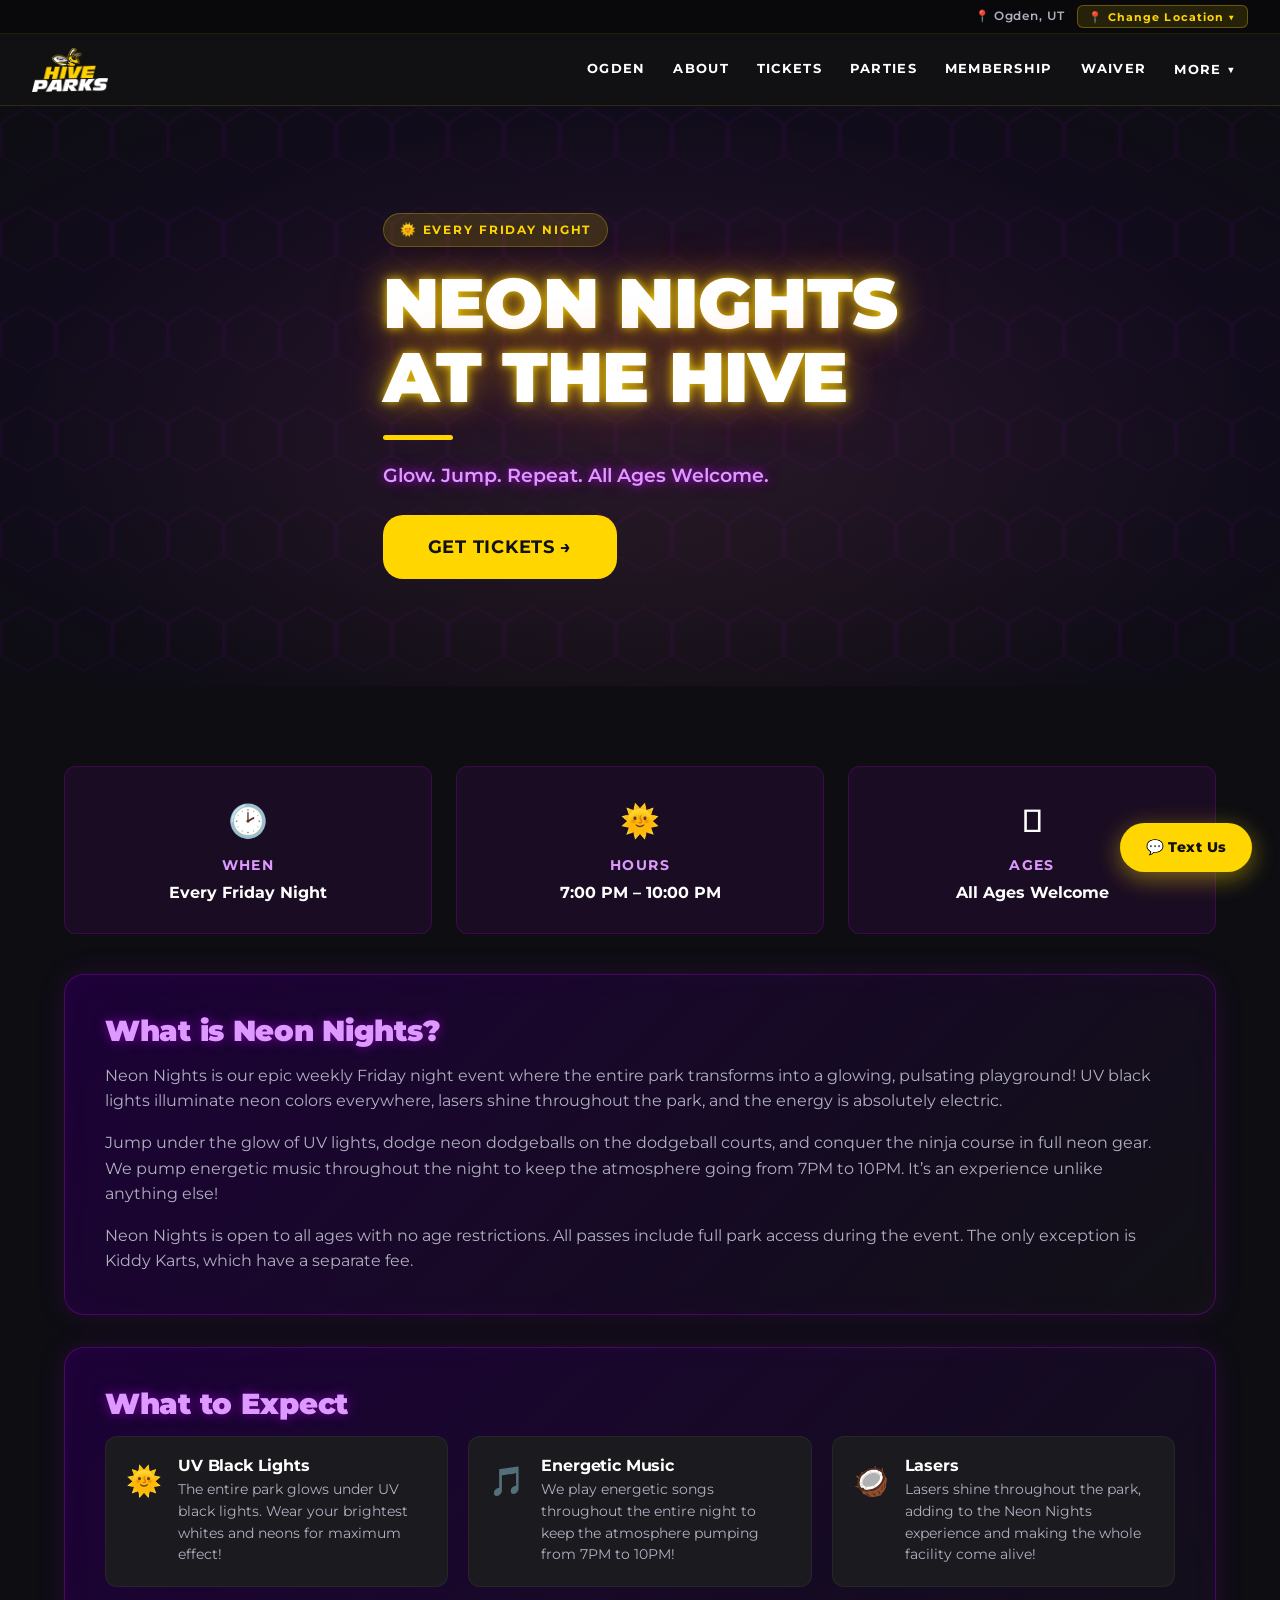
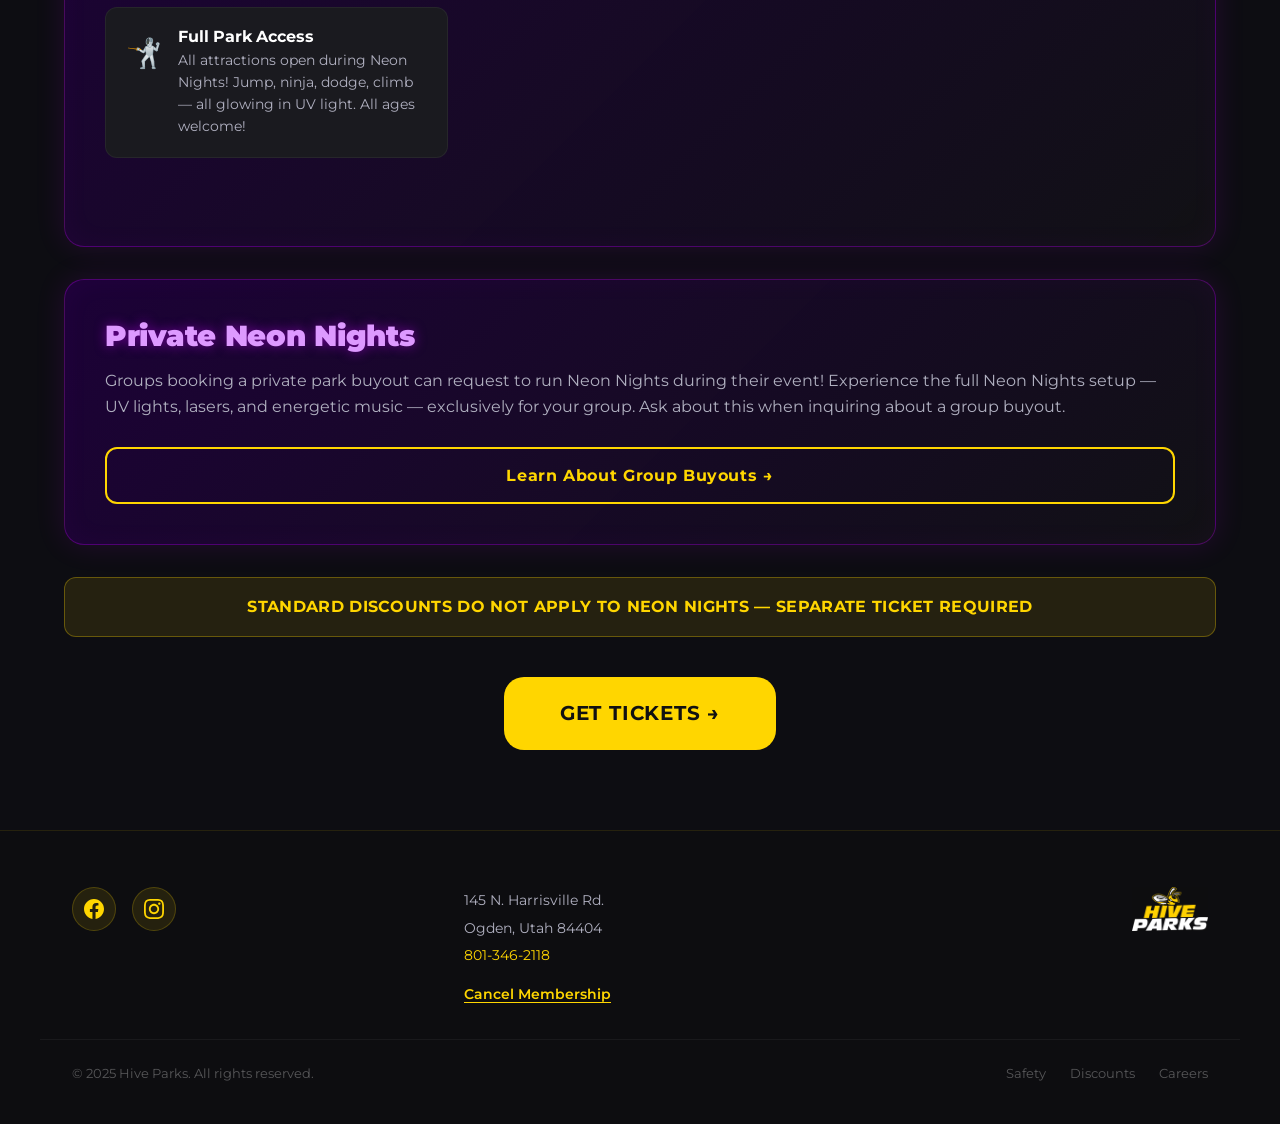
<file: hiveparks/neon-nights.html>
<!DOCTYPE html>
<html lang="en">
<head>
  <meta charset="UTF-8">
  <meta name="viewport" content="width=device-width, initial-scale=1.0">
  <title>Neon Nights – Hive Parks Ogden</title>
  <meta name="description" content="Neon Nights at The Hive! Every Friday 7PM-10PM. UV lights, lasers, energetic music, and all-park access. All ages welcome.">
  <link rel="preconnect" href="https://fonts.googleapis.com">
  <link href="https://fonts.googleapis.com/css2?family=Montserrat:wght@400;600;700;900&display=swap" rel="stylesheet">
  <link rel="stylesheet" href="css/main.css">
  <script src="https://code.jquery.com/jquery-3.7.1.min.js" integrity="sha256-/JqT3SQfawRcv/BIHPThkBvs0OEvtFFmqPF/lYI/Cxo=" crossorigin="anonymous"></script>
  <script src="js/main.js" defer></script>
  <link rel="icon" type="image/png" sizes="32x32" href="images/cropped-Hive-Bee-5-521-32x32.png">
  <link rel="apple-touch-icon" sizes="180x180" href="images/cropped-Hive-Bee-5-521-180x180.png">
</head>
<body>
  <div class="location-bar">
    <div class="location-bar-inner">
      <span class="location-label">&#128205; Ogden, UT</span>
      <div class="location-dropdown-wrap">
        <button class="location-change-btn">&#128205; Change Location &#9660;</button>
        <div class="location-picker">
          <span class="location-picker-item current">&#128205; Ogden, UT</span>
          <a href="https://spanishfork.hiveparks.com" class="location-picker-item">&#128205; Spanish Fork, UT &rarr;</a>
        </div>
      </div>
    </div>
  </div>
  <nav class="navbar">
    <div class="navbar-brand">
      <a href="index.html"><img src="images/HIVE-PARKS-3-scaled.png" alt="Hive Parks" class="navbar-logo-img"></a>
    </div>
    <button class="hamburger" id="hamburger" aria-label="Toggle menu">
      <span></span><span></span><span></span>
    </button>
    <div class="nav-links" id="nav-links">
      <a href="index.html" class="nav-link">OGDEN</a>
      <a href="about.html" class="nav-link">ABOUT</a>
      <a href="tickets.html" class="nav-link">TICKETS</a>
      <a href="parties.html" class="nav-link">PARTIES</a>
      <a href="membership.html" class="nav-link">MEMBERSHIP</a>
      <a href="https://waiver.roller.app/TheHive/home" class="nav-link">WAIVER</a>
      <div class="dropdown">
        <button class="nav-link dropdown-toggle">MORE &#9660;</button>
        <div class="dropdown-menu" id="dropdown-menu">
          <a href="safety.html" class="dropdown-item">Safety</a>
          <a href="attractions.html" class="dropdown-item">Attractions</a>
          <a href="discounts.html" class="dropdown-item">Discounts</a>
          <a href="employment.html" class="dropdown-item">Employment</a>
          <a href="neon-nights.html" class="dropdown-item">Neon Nights</a>
          <a href="group-buyouts.html" class="dropdown-item">Group Buyouts</a>
        </div>
      </div>
    </div>
  </nav>


  <section class="hero neon-hero">
    <div class="container">
      <div class="hero-content">
        <span class="hero-label neon-label">&#127774; Every Friday Night</span>
        <h1 class="neon-title">NEON NIGHTS<br>AT THE HIVE</h1>
        <div class="hero-accent-line neon-accent-line"></div>
        <p class="neon-subtitle">Glow. Jump. Repeat. All Ages Welcome.</p>
        <div class="hero-cta">
          <a href="https://ecom.roller.app/thehive/singledayadmission/en-us/home" class="btn btn-primary btn-lg">GET TICKETS &rarr;</a>
        </div>
      </div>
    </div>
  </section>

  <section class="section neon-section">
    <div class="container">
      <div class="neon-info-grid">
        <div class="neon-info-item">
          <span class="icon">&#128337;</span>
          <h4>When</h4>
          <p>Every Friday Night</p>
        </div>
        <div class="neon-info-item">
          <span class="icon">&#127774;</span>
          <h4>Hours</h4>
          <p>7:00 PM &ndash; 10:00 PM</p>
        </div>
        <div class="neon-info-item">
          <span class="icon">&#127499;</span>
          <h4>Ages</h4>
          <p>All Ages Welcome</p>
        </div>
      </div>

      <div class="neon-card">
        <h3>What is Neon Nights?</h3>
        <p>Neon Nights is our epic weekly Friday night event where the entire park transforms into a glowing, pulsating playground! UV black lights illuminate neon colors everywhere, lasers shine throughout the park, and the energy is absolutely electric.</p>
        <p>Jump under the glow of UV lights, dodge neon dodgeballs on the dodgeball courts, and conquer the ninja course in full neon gear. We pump energetic music throughout the night to keep the atmosphere going from 7PM to 10PM. It&rsquo;s an experience unlike anything else!</p>
        <p>Neon Nights is open to all ages with no age restrictions. All passes include full park access during the event. The only exception is Kiddy Karts, which have a separate fee.</p>
      </div>

      <div class="neon-card">
        <h3>What to Expect</h3>
        <div class="why-grid mt-1">
          <div class="why-item neon-feature-item">
            <span class="why-icon">&#127774;</span>
            <div>
              <h4>UV Black Lights</h4>
              <p>The entire park glows under UV black lights. Wear your brightest whites and neons for maximum effect!</p>
            </div>
          </div>
          <div class="why-item neon-feature-item">
            <span class="why-icon">&#127925;</span>
            <div>
              <h4>Energetic Music</h4>
              <p>We play energetic songs throughout the entire night to keep the atmosphere pumping from 7PM to 10PM!</p>
            </div>
          </div>
          <div class="why-item neon-feature-item">
            <span class="why-icon">&#129381;</span>
            <div>
              <h4>Lasers</h4>
              <p>Lasers shine throughout the park, adding to the Neon Nights experience and making the whole facility come alive!</p>
            </div>
          </div>
          <div class="why-item neon-feature-item">
            <span class="why-icon">&#129338;</span>
            <div>
              <h4>Full Park Access</h4>
              <p>All attractions open during Neon Nights! Jump, ninja, dodge, climb — all glowing in UV light. All ages welcome!</p>
            </div>
          </div>
        </div>
      </div>

      <div class="neon-card">
        <h3>Private Neon Nights</h3>
        <p>Groups booking a private park buyout can request to run Neon Nights during their event! Experience the full Neon Nights setup — UV lights, lasers, and energetic music — exclusively for your group. Ask about this when inquiring about a group buyout.</p>
        <div class="detail-cta">
          <a href="group-buyouts.html" class="btn btn-outline">Learn About Group Buyouts &rarr;</a>
        </div>
      </div>

      <div class="warning-banner neon-warning">
        STANDARD DISCOUNTS DO NOT APPLY TO NEON NIGHTS — SEPARATE TICKET REQUIRED
      </div>

      <div class="section-footer">
        <a href="https://ecom.roller.app/thehive/singledayadmission/en-us/home" class="btn btn-primary btn-xl">GET TICKETS &rarr;</a>
      </div>
    </div>
  </section>


  <footer class="footer">
    <div class="footer-inner">
      <div>
        <div class="footer-social">
          <a href="https://facebook.com/thehiveparks" aria-label="Facebook" class="social-link">
            <svg viewBox="0 0 24 24" xmlns="http://www.w3.org/2000/svg"><path d="M24 12.073c0-6.627-5.373-12-12-12s-12 5.373-12 12c0 5.99 4.388 10.954 10.125 11.854v-8.385H7.078v-3.47h3.047V9.43c0-3.007 1.792-4.669 4.533-4.669 1.312 0 2.686.235 2.686.235v2.953H15.83c-1.491 0-1.956.925-1.956 1.874v2.25h3.328l-.532 3.47h-2.796v8.385C19.612 23.027 24 18.062 24 12.073z"/></svg>
          </a>
          <a href="https://instagram.com/thehiveparks" aria-label="Instagram" class="social-link">
            <svg viewBox="0 0 24 24" xmlns="http://www.w3.org/2000/svg"><path d="M12 2.163c3.204 0 3.584.012 4.85.07 3.252.148 4.771 1.691 4.919 4.919.058 1.265.069 1.645.069 4.849 0 3.205-.012 3.584-.069 4.849-.149 3.225-1.664 4.771-4.919 4.919-1.266.058-1.644.07-4.85.07-3.204 0-3.584-.012-4.849-.07-3.26-.149-4.771-1.699-4.919-4.92-.058-1.265-.07-1.644-.07-4.849 0-3.204.013-3.583.07-4.849.149-3.227 1.664-4.771 4.919-4.919 1.266-.057 1.645-.069 4.849-.069zm0-2.163c-3.259 0-3.667.014-4.947.072-4.358.2-6.78 2.618-6.98 6.98-.059 1.281-.073 1.689-.073 4.948 0 3.259.014 3.668.072 4.948.2 4.358 2.618 6.78 6.98 6.98 1.281.058 1.689.072 4.948.072 3.259 0 3.668-.014 4.948-.072 4.354-.2 6.782-2.618 6.979-6.98.059-1.28.073-1.689.073-4.948 0-3.259-.014-3.667-.072-4.947-.196-4.354-2.617-6.78-6.979-6.98-1.281-.059-1.69-.073-4.949-.073zm0 5.838c-3.403 0-6.162 2.759-6.162 6.162s2.759 6.163 6.162 6.163 6.162-2.759 6.162-6.163c0-3.403-2.759-6.162-6.162-6.162zm0 10.162c-2.209 0-4-1.79-4-4 0-2.209 1.791-4 4-4s4 1.791 4 4c0 2.21-1.791 4-4 4zm6.406-11.845c-.796 0-1.441.645-1.441 1.44s.645 1.44 1.441 1.44c.795 0 1.439-.645 1.439-1.44s-.644-1.44-1.439-1.44z"/></svg>
          </a>
        </div>
      </div>
      <div class="footer-address">
        <p>145 N. Harrisville Rd.<br>Ogden, Utah 84404<br><a href="tel:+18013462118">801-346-2118</a></p>
        <a href="membership.html#cancel" class="footer-link">Cancel Membership</a>
      </div>
      <div class="footer-logo">
        <img src="images/HIVE-PARKS-3-scaled.png" alt="Hive Parks" class="navbar-logo-img">
      </div>
    </div>
    <div class="footer-bottom">
      <p>&copy; 2025 Hive Parks. All rights reserved.</p>
      <div class="flex-gap">
        <a href="safety.html">Safety</a>
        <a href="discounts.html">Discounts</a>
        <a href="employment.html">Careers</a>
      </div>
    </div>
  </footer>
  <a href="sms:+18013462118" class="textus-btn">&#128172; Text Us</a>

</body>
</html>
</file>
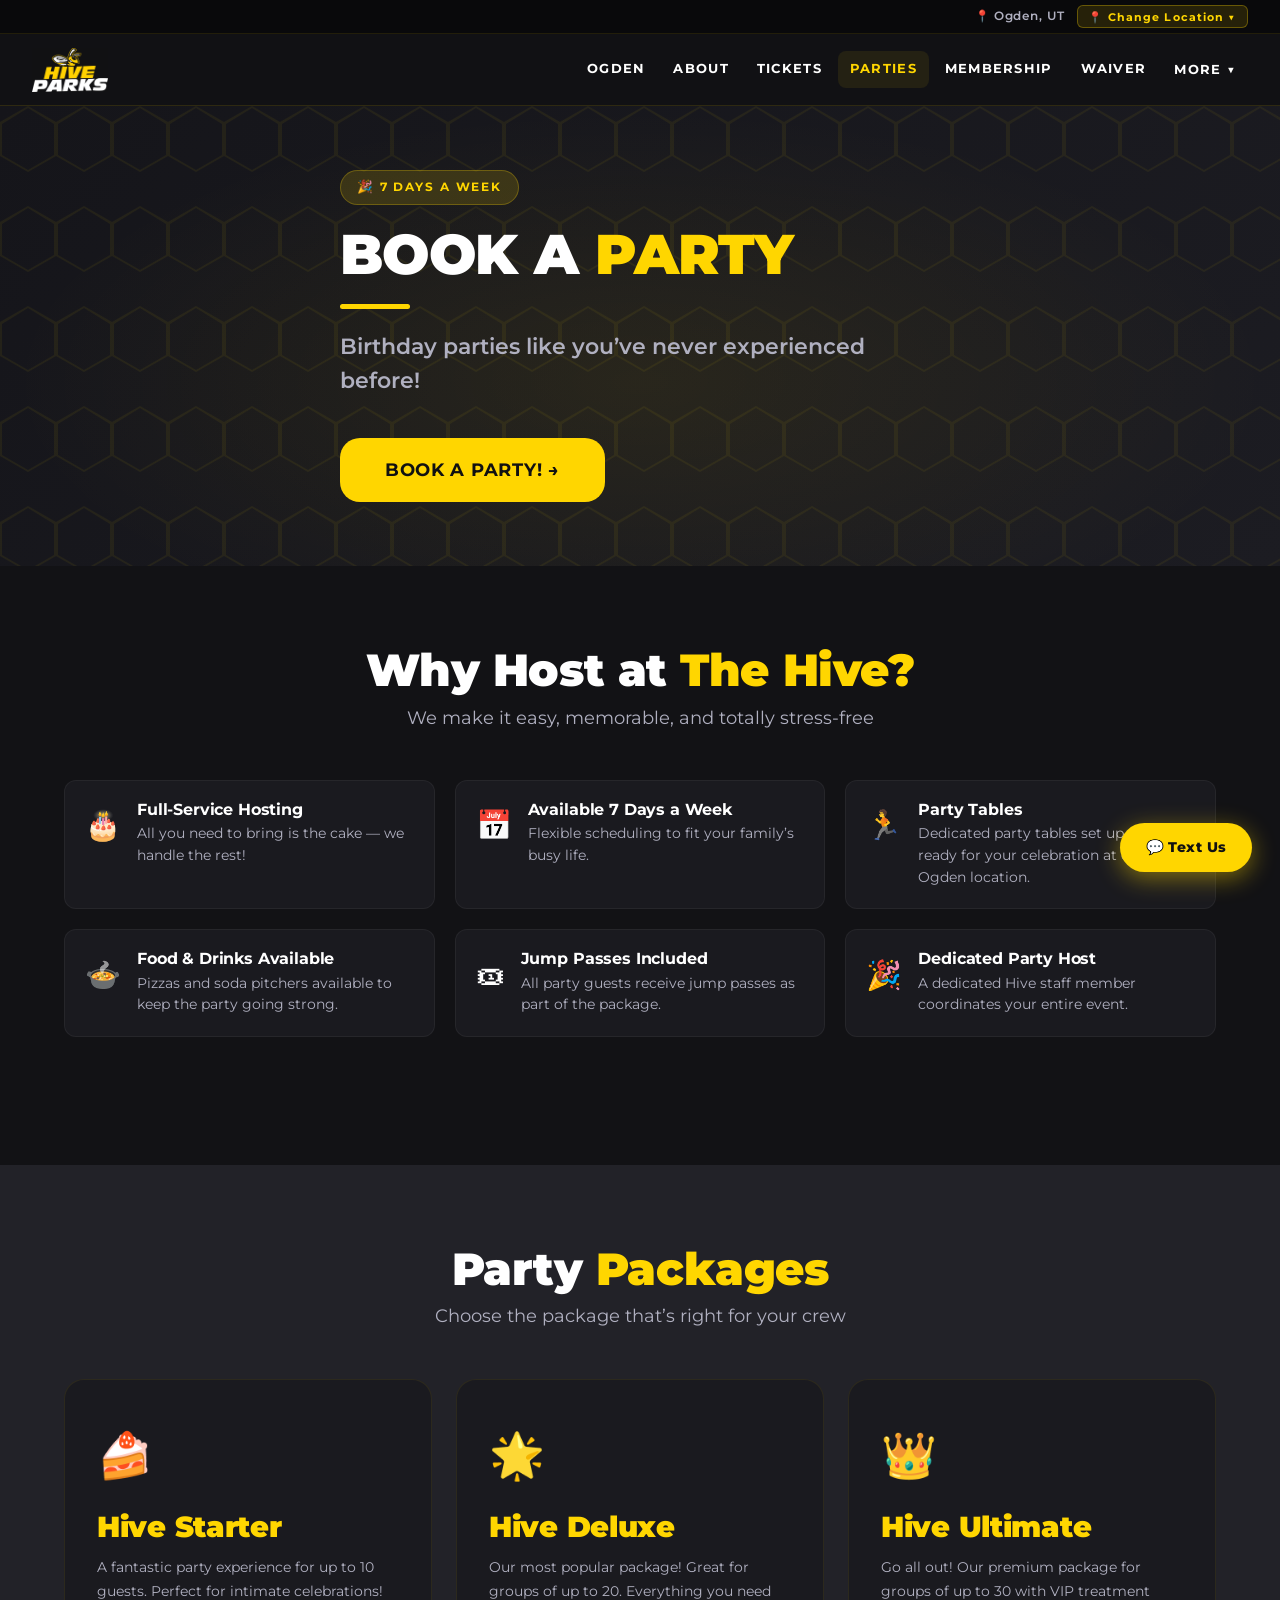
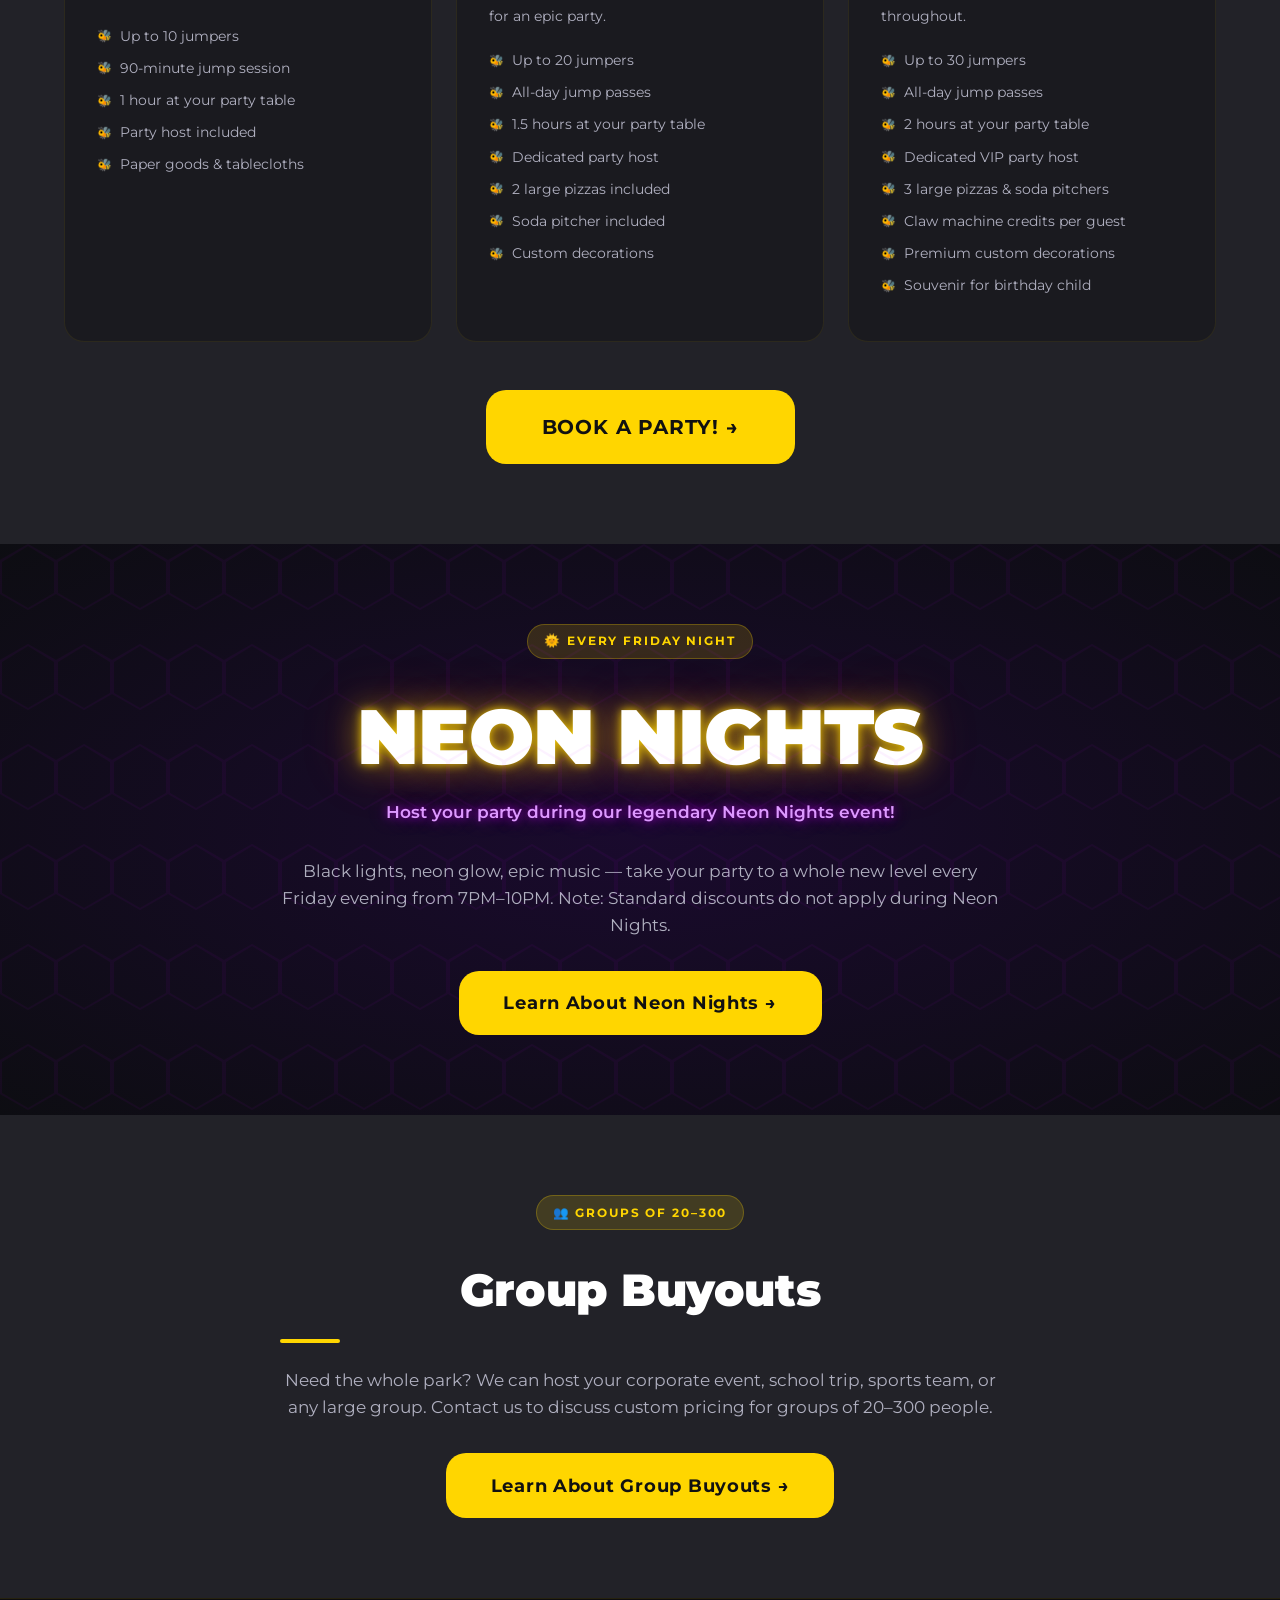
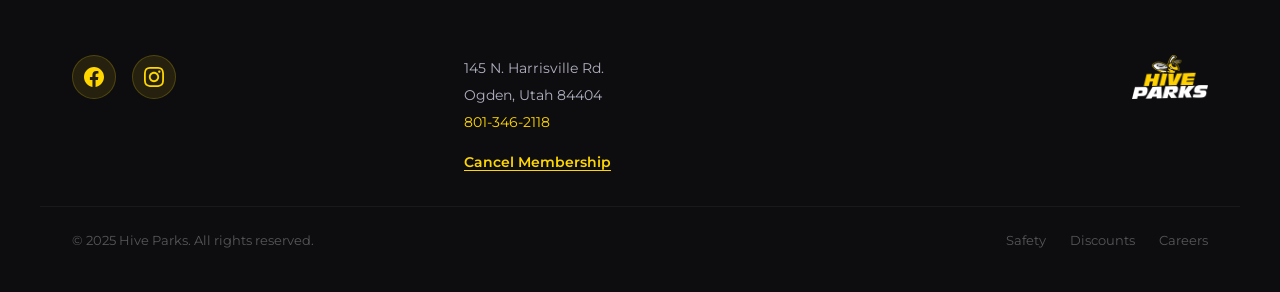
<file: hiveparks/parties.html>
<!DOCTYPE html>
<html lang="en">
<head>
  <meta charset="UTF-8">
  <meta name="viewport" content="width=device-width, initial-scale=1.0">
  <title>Book a Party – Hive Parks Ogden</title>
  <meta name="description" content="Host the ultimate birthday party at The Hive! Full-service hosted parties available 7 days a week.">
  <link rel="preconnect" href="https://fonts.googleapis.com">
  <link href="https://fonts.googleapis.com/css2?family=Montserrat:wght@400;600;700;900&display=swap" rel="stylesheet">
  <link rel="stylesheet" href="css/main.css">
  <script src="https://code.jquery.com/jquery-3.7.1.min.js" integrity="sha256-/JqT3SQfawRcv/BIHPThkBvs0OEvtFFmqPF/lYI/Cxo=" crossorigin="anonymous"></script>
  <script src="js/main.js" defer></script>
  <link rel="icon" type="image/png" sizes="32x32" href="images/cropped-Hive-Bee-5-521-32x32.png">
  <link rel="apple-touch-icon" sizes="180x180" href="images/cropped-Hive-Bee-5-521-180x180.png">
</head>
<body>
  <div class="location-bar">
    <div class="location-bar-inner">
      <span class="location-label">&#128205; Ogden, UT</span>
      <div class="location-dropdown-wrap">
        <button class="location-change-btn">&#128205; Change Location &#9660;</button>
        <div class="location-picker">
          <span class="location-picker-item current">&#128205; Ogden, UT</span>
          <a href="https://spanishfork.hiveparks.com" class="location-picker-item">&#128205; Spanish Fork, UT &rarr;</a>
        </div>
      </div>
    </div>
  </div>
  <nav class="navbar">
    <div class="navbar-brand">
      <a href="index.html"><img src="images/HIVE-PARKS-3-scaled.png" alt="Hive Parks" class="navbar-logo-img"></a>
    </div>
    <button class="hamburger" id="hamburger" aria-label="Toggle menu">
      <span></span><span></span><span></span>
    </button>
    <div class="nav-links" id="nav-links">
      <a href="index.html" class="nav-link">OGDEN</a>
      <a href="about.html" class="nav-link">ABOUT</a>
      <a href="tickets.html" class="nav-link">TICKETS</a>
      <a href="parties.html" class="nav-link">PARTIES</a>
      <a href="membership.html" class="nav-link">MEMBERSHIP</a>
      <a href="https://waiver.roller.app/TheHive/home" class="nav-link">WAIVER</a>
      <div class="dropdown">
        <button class="nav-link dropdown-toggle">MORE &#9660;</button>
        <div class="dropdown-menu" id="dropdown-menu">
          <a href="safety.html" class="dropdown-item">Safety</a>
          <a href="attractions.html" class="dropdown-item">Attractions</a>
          <a href="discounts.html" class="dropdown-item">Discounts</a>
          <a href="employment.html" class="dropdown-item">Employment</a>
          <a href="neon-nights.html" class="dropdown-item">Neon Nights</a>
          <a href="group-buyouts.html" class="dropdown-item">Group Buyouts</a>
        </div>
      </div>
    </div>
  </nav>


  <section class="hero hero-inner">
    <div class="container">
      <div class="hero-content">
        <span class="hero-label">&#127881; 7 Days a Week</span>
        <h1>BOOK A <span>PARTY</span></h1>
        <div class="hero-accent-line"></div>
        <p class="hero-subtitle">Birthday parties like you&rsquo;ve never experienced before!</p>
        <div class="hero-cta">
          <a href="https://ecom.roller.app/thehive/party/en-us/products" class="btn btn-primary btn-lg">BOOK A PARTY! &rarr;</a>
        </div>
      </div>
    </div>
  </section>

  <section class="section">
    <div class="container">
      <div class="section-header">
        <h2 class="section-title">Why Host at <span>The Hive?</span></h2>
        <p class="section-subtitle">We make it easy, memorable, and totally stress-free</p>
      </div>
      <div class="why-grid">
        <div class="why-item">
          <span class="why-icon">&#127874;</span>
          <div>
            <h4>Full-Service Hosting</h4>
            <p>All you need to bring is the cake &mdash; we handle the rest!</p>
          </div>
        </div>
        <div class="why-item">
          <span class="why-icon">&#128197;</span>
          <div>
            <h4>Available 7 Days a Week</h4>
            <p>Flexible scheduling to fit your family&rsquo;s busy life.</p>
          </div>
        </div>
        <div class="why-item">
          <span class="why-icon">&#127939;</span>
          <div>
            <h4>Party Tables</h4>
            <p>Dedicated party tables set up and ready for your celebration at our Ogden location.</p>
          </div>
        </div>
        <div class="why-item">
          <span class="why-icon">&#127858;</span>
          <div>
            <h4>Food &amp; Drinks Available</h4>
            <p>Pizzas and soda pitchers available to keep the party going strong.</p>
          </div>
        </div>
        <div class="why-item">
          <span class="why-icon">&#127903;</span>
          <div>
            <h4>Jump Passes Included</h4>
            <p>All party guests receive jump passes as part of the package.</p>
          </div>
        </div>
        <div class="why-item">
          <span class="why-icon">&#127881;</span>
          <div>
            <h4>Dedicated Party Host</h4>
            <p>A dedicated Hive staff member coordinates your entire event.</p>
          </div>
        </div>
      </div>
    </div>
  </section>

  <section class="party-section section section-darker">
    <div class="container">
      <div class="section-header">
        <h2 class="section-title">Party <span>Packages</span></h2>
        <p class="section-subtitle">Choose the package that&rsquo;s right for your crew</p>
      </div>
      <div class="party-grid">
        <div class="party-card">
          <span class="party-card-icon">&#127856;</span>
          <h3>Hive Starter</h3>
          <p>A fantastic party experience for up to 10 guests. Perfect for intimate celebrations!</p>
          <ul class="party-features">
            <li>Up to 10 jumpers</li>
            <li>90-minute jump session</li>
            <li>1 hour at your party table</li>
            <li>Party host included</li>
            <li>Paper goods &amp; tablecloths</li>
          </ul>
        </div>
        <div class="party-card party-featured">
          <span class="party-card-icon">&#127775;</span>
          <h3>Hive Deluxe</h3>
          <p>Our most popular package! Great for groups of up to 20. Everything you need for an epic party.</p>
          <ul class="party-features">
            <li>Up to 20 jumpers</li>
            <li>All-day jump passes</li>
            <li>1.5 hours at your party table</li>
            <li>Dedicated party host</li>
            <li>2 large pizzas included</li>
            <li>Soda pitcher included</li>
            <li>Custom decorations</li>
          </ul>
        </div>
        <div class="party-card">
          <span class="party-card-icon">&#128081;</span>
          <h3>Hive Ultimate</h3>
          <p>Go all out! Our premium package for groups of up to 30 with VIP treatment throughout.</p>
          <ul class="party-features">
            <li>Up to 30 jumpers</li>
            <li>All-day jump passes</li>
            <li>2 hours at your party table</li>
            <li>Dedicated VIP party host</li>
            <li>3 large pizzas &amp; soda pitchers</li>
            <li>Claw machine credits per guest</li>
            <li>Premium custom decorations</li>
            <li>Souvenir for birthday child</li>
          </ul>
        </div>
      </div>
      <div class="text-center mt-1">
        <a href="https://ecom.roller.app/thehive/party/en-us/products" class="btn btn-primary btn-xl">BOOK A PARTY! &rarr;</a>
      </div>
    </div>
  </section>

  <section id="neon-nights" class="section neon-hero">
    <div class="container">
      <div class="callout-inner text-center callout-narrow">
        <span class="hero-label neon-callout-label">&#127774; Every Friday Night</span>
        <h2 class="neon-title mt-1">NEON NIGHTS</h2>
        <p class="neon-subtitle">Host your party during our legendary Neon Nights event!</p>
        <p>Black lights, neon glow, epic music &mdash; take your party to a whole new level every Friday evening from 7PM&ndash;10PM. Note: Standard discounts do not apply during Neon Nights.</p>
        <div class="party-cta-wrap">
          <a href="neon-nights.html" class="btn btn-primary btn-lg">Learn About Neon Nights &rarr;</a>
        </div>
      </div>
    </div>
  </section>

  <section id="group" class="callout-section section">
    <div class="container">
      <div class="callout-inner text-center">
        <span class="hero-label">&#128101; Groups of 20&ndash;300</span>
        <h2 class="group-callout-title">Group Buyouts</h2>
        <div class="section-divider group-section-divider"></div>
        <p>Need the whole park? We can host your corporate event, school trip, sports team, or any large group. Contact us to discuss custom pricing for groups of 20&ndash;300 people.</p>
        <a href="group-buyouts.html" class="btn btn-primary btn-lg">Learn About Group Buyouts &rarr;</a>
      </div>
    </div>
  </section>


  <footer class="footer">
    <div class="footer-inner">
      <div>
        <div class="footer-social">
          <a href="https://facebook.com/thehiveparks" aria-label="Facebook" class="social-link">
            <svg viewBox="0 0 24 24" xmlns="http://www.w3.org/2000/svg"><path d="M24 12.073c0-6.627-5.373-12-12-12s-12 5.373-12 12c0 5.99 4.388 10.954 10.125 11.854v-8.385H7.078v-3.47h3.047V9.43c0-3.007 1.792-4.669 4.533-4.669 1.312 0 2.686.235 2.686.235v2.953H15.83c-1.491 0-1.956.925-1.956 1.874v2.25h3.328l-.532 3.47h-2.796v8.385C19.612 23.027 24 18.062 24 12.073z"/></svg>
          </a>
          <a href="https://instagram.com/thehiveparks" aria-label="Instagram" class="social-link">
            <svg viewBox="0 0 24 24" xmlns="http://www.w3.org/2000/svg"><path d="M12 2.163c3.204 0 3.584.012 4.85.07 3.252.148 4.771 1.691 4.919 4.919.058 1.265.069 1.645.069 4.849 0 3.205-.012 3.584-.069 4.849-.149 3.225-1.664 4.771-4.919 4.919-1.266.058-1.644.07-4.85.07-3.204 0-3.584-.012-4.849-.07-3.26-.149-4.771-1.699-4.919-4.92-.058-1.265-.07-1.644-.07-4.849 0-3.204.013-3.583.07-4.849.149-3.227 1.664-4.771 4.919-4.919 1.266-.057 1.645-.069 4.849-.069zm0-2.163c-3.259 0-3.667.014-4.947.072-4.358.2-6.78 2.618-6.98 6.98-.059 1.281-.073 1.689-.073 4.948 0 3.259.014 3.668.072 4.948.2 4.358 2.618 6.78 6.98 6.98 1.281.058 1.689.072 4.948.072 3.259 0 3.668-.014 4.948-.072 4.354-.2 6.782-2.618 6.979-6.98.059-1.28.073-1.689.073-4.948 0-3.259-.014-3.667-.072-4.947-.196-4.354-2.617-6.78-6.979-6.98-1.281-.059-1.69-.073-4.949-.073zm0 5.838c-3.403 0-6.162 2.759-6.162 6.162s2.759 6.163 6.162 6.163 6.162-2.759 6.162-6.163c0-3.403-2.759-6.162-6.162-6.162zm0 10.162c-2.209 0-4-1.79-4-4 0-2.209 1.791-4 4-4s4 1.791 4 4c0 2.21-1.791 4-4 4zm6.406-11.845c-.796 0-1.441.645-1.441 1.44s.645 1.44 1.441 1.44c.795 0 1.439-.645 1.439-1.44s-.644-1.44-1.439-1.44z"/></svg>
          </a>
        </div>
      </div>
      <div class="footer-address">
        <p>145 N. Harrisville Rd.<br>Ogden, Utah 84404<br><a href="tel:+18013462118">801-346-2118</a></p>
        <a href="membership.html#cancel" class="footer-link">Cancel Membership</a>
      </div>
      <div class="footer-logo">
        <img src="images/HIVE-PARKS-3-scaled.png" alt="Hive Parks" class="navbar-logo-img">
      </div>
    </div>
    <div class="footer-bottom">
      <p>&copy; 2025 Hive Parks. All rights reserved.</p>
      <div class="flex-gap">
        <a href="safety.html">Safety</a>
        <a href="discounts.html">Discounts</a>
        <a href="employment.html">Careers</a>
      </div>
    </div>
  </footer>
  <a href="sms:+18013462118" class="textus-btn">&#128172; Text Us</a>

</body>
</html>
</file>
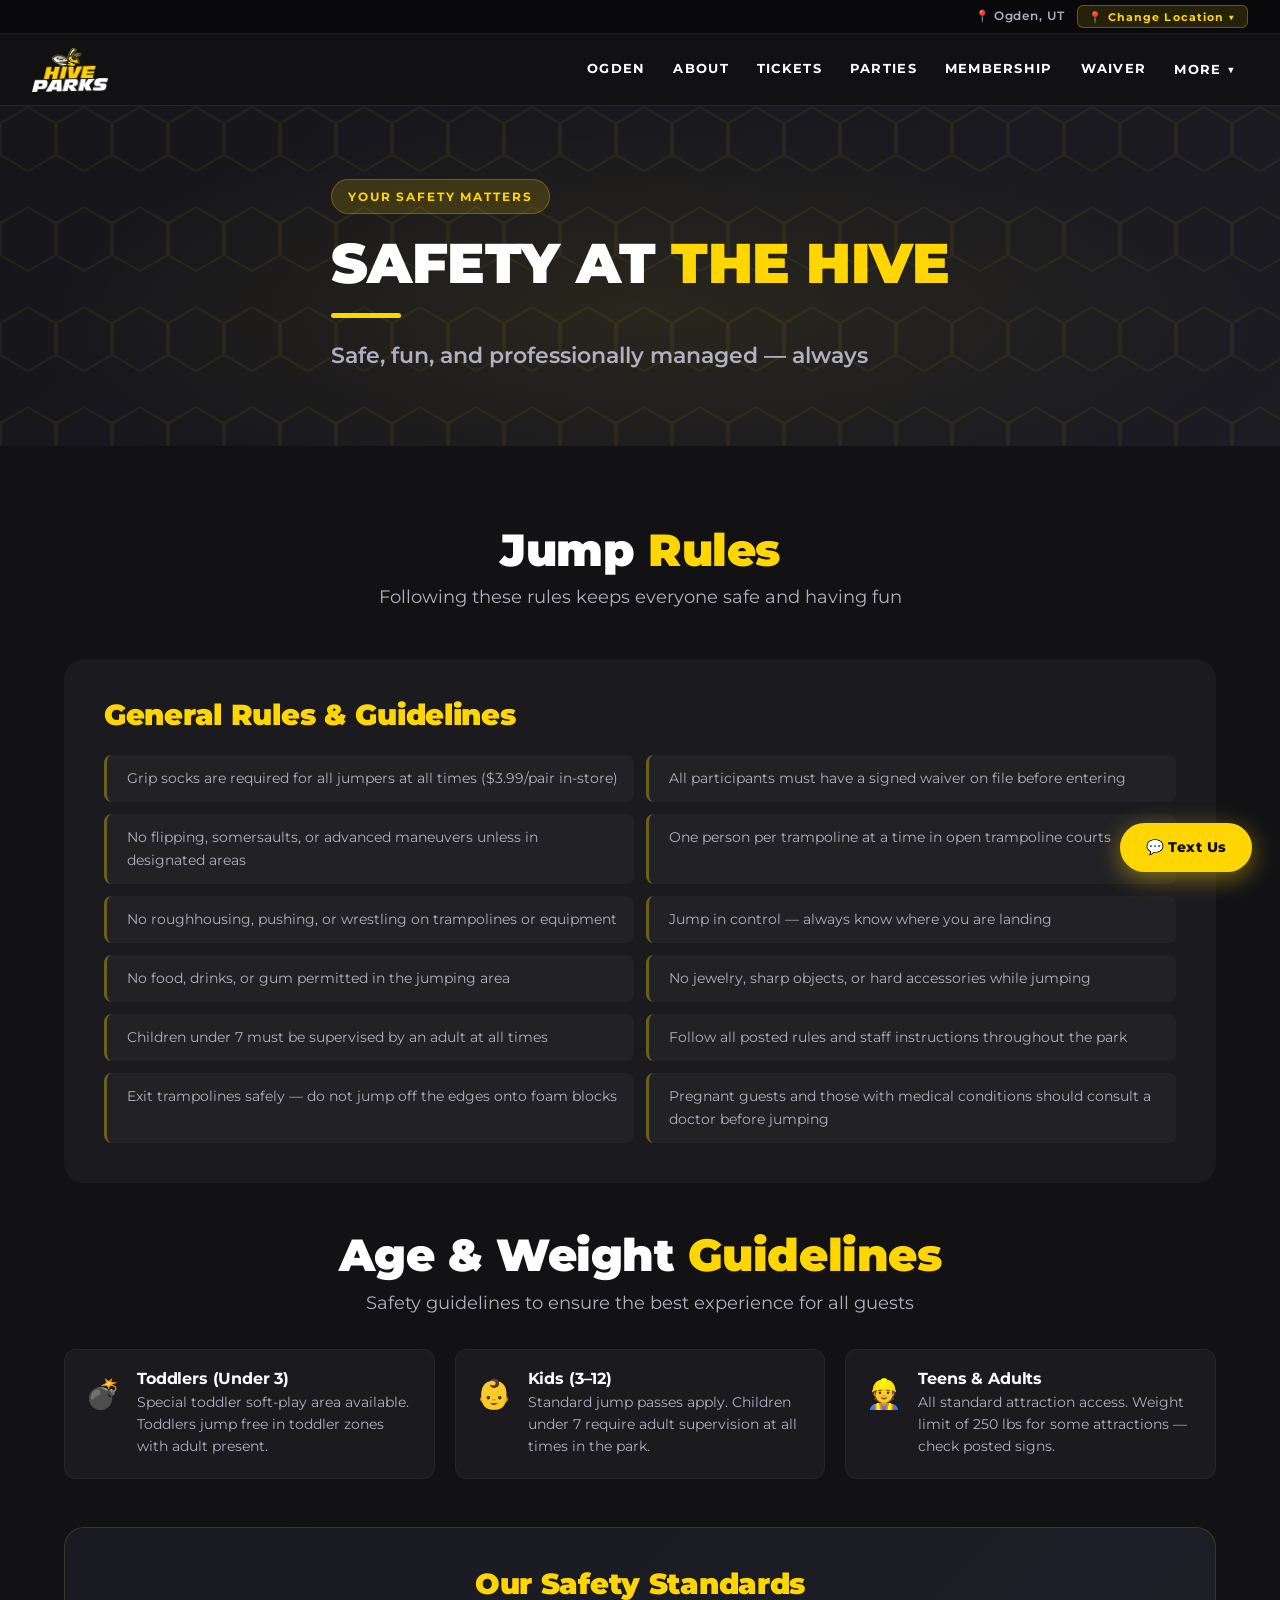
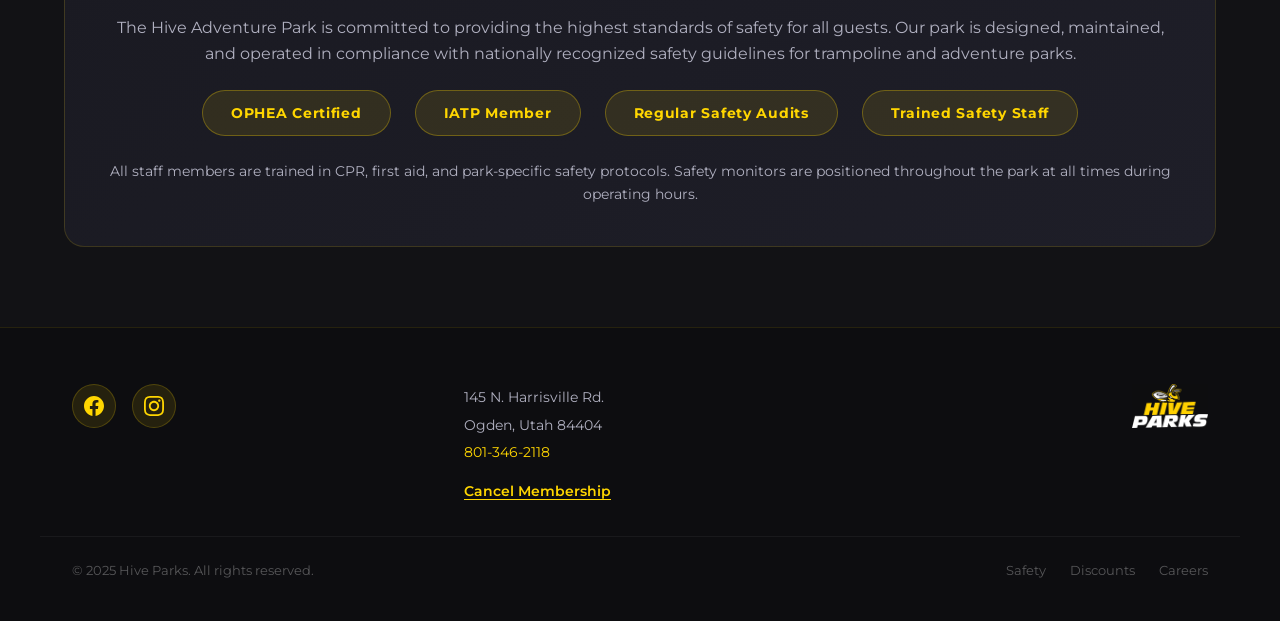
<file: hiveparks/safety.html>
<!DOCTYPE html>
<html lang="en">
<head>
  <meta charset="UTF-8">
  <meta name="viewport" content="width=device-width, initial-scale=1.0">
  <title>Safety – Hive Parks Ogden</title>
  <meta name="description" content="Safety rules, guidelines, and standards at The Hive Adventure Park. OPHEA and IATP certified.">
  <link rel="preconnect" href="https://fonts.googleapis.com">
  <link href="https://fonts.googleapis.com/css2?family=Montserrat:wght@400;600;700;900&display=swap" rel="stylesheet">
  <link rel="stylesheet" href="css/main.css">
  <script src="https://code.jquery.com/jquery-3.7.1.min.js" integrity="sha256-/JqT3SQfawRcv/BIHPThkBvs0OEvtFFmqPF/lYI/Cxo=" crossorigin="anonymous"></script>
  <script src="js/main.js" defer></script>
  <link rel="icon" type="image/png" sizes="32x32" href="images/cropped-Hive-Bee-5-521-32x32.png">
  <link rel="apple-touch-icon" sizes="180x180" href="images/cropped-Hive-Bee-5-521-180x180.png">
</head>
<body>
  <div class="location-bar">
    <div class="location-bar-inner">
      <span class="location-label">&#128205; Ogden, UT</span>
      <div class="location-dropdown-wrap">
        <button class="location-change-btn">&#128205; Change Location &#9660;</button>
        <div class="location-picker">
          <span class="location-picker-item current">&#128205; Ogden, UT</span>
          <a href="https://spanishfork.hiveparks.com" class="location-picker-item">&#128205; Spanish Fork, UT &rarr;</a>
        </div>
      </div>
    </div>
  </div>
  <nav class="navbar">
    <div class="navbar-brand">
      <a href="index.html"><img src="images/HIVE-PARKS-3-scaled.png" alt="Hive Parks" class="navbar-logo-img"></a>
    </div>
    <button class="hamburger" id="hamburger" aria-label="Toggle menu">
      <span></span><span></span><span></span>
    </button>
    <div class="nav-links" id="nav-links">
      <a href="index.html" class="nav-link">OGDEN</a>
      <a href="about.html" class="nav-link">ABOUT</a>
      <a href="tickets.html" class="nav-link">TICKETS</a>
      <a href="parties.html" class="nav-link">PARTIES</a>
      <a href="membership.html" class="nav-link">MEMBERSHIP</a>
      <a href="https://waiver.roller.app/TheHive/home" class="nav-link">WAIVER</a>
      <div class="dropdown">
        <button class="nav-link dropdown-toggle">MORE &#9660;</button>
        <div class="dropdown-menu" id="dropdown-menu">
          <a href="safety.html" class="dropdown-item">Safety</a>
          <a href="attractions.html" class="dropdown-item">Attractions</a>
          <a href="discounts.html" class="dropdown-item">Discounts</a>
          <a href="employment.html" class="dropdown-item">Employment</a>
          <a href="neon-nights.html" class="dropdown-item">Neon Nights</a>
          <a href="group-buyouts.html" class="dropdown-item">Group Buyouts</a>
        </div>
      </div>
    </div>
  </nav>


  <section class="hero hero-inner">
    <div class="container">
      <div class="hero-content">
        <span class="hero-label">Your Safety Matters</span>
        <h1>SAFETY AT <span>THE HIVE</span></h1>
        <div class="hero-accent-line"></div>
        <p class="hero-subtitle">Safe, fun, and professionally managed &mdash; always</p>
      </div>
    </div>
  </section>

  <section class="safety-section section">
    <div class="container">
      <div class="section-header">
        <h2 class="section-title">Jump <span>Rules</span></h2>
        <p class="section-subtitle">Following these rules keeps everyone safe and having fun</p>
      </div>
      <div class="safety-rules">
        <h3>General Rules &amp; Guidelines</h3>
        <div class="safety-rule-list">
          <div class="safety-rule-item">
            <span>Grip socks are required for all jumpers at all times ($3.99/pair in-store)</span>
          </div>
          <div class="safety-rule-item">
            <span>All participants must have a signed waiver on file before entering</span>
          </div>
          <div class="safety-rule-item">
            <span>No flipping, somersaults, or advanced maneuvers unless in designated areas</span>
          </div>
          <div class="safety-rule-item">
            <span>One person per trampoline at a time in open trampoline courts</span>
          </div>
          <div class="safety-rule-item">
            <span>No roughhousing, pushing, or wrestling on trampolines or equipment</span>
          </div>
          <div class="safety-rule-item">
            <span>Jump in control — always know where you are landing</span>
          </div>
          <div class="safety-rule-item">
            <span>No food, drinks, or gum permitted in the jumping area</span>
          </div>
          <div class="safety-rule-item">
            <span>No jewelry, sharp objects, or hard accessories while jumping</span>
          </div>
          <div class="safety-rule-item">
            <span>Children under 7 must be supervised by an adult at all times</span>
          </div>
          <div class="safety-rule-item">
            <span>Follow all posted rules and staff instructions throughout the park</span>
          </div>
          <div class="safety-rule-item">
            <span>Exit trampolines safely — do not jump off the edges onto foam blocks</span>
          </div>
          <div class="safety-rule-item">
            <span>Pregnant guests and those with medical conditions should consult a doctor before jumping</span>
          </div>
        </div>
      </div>

      <div class="text-center safety-links-wrap">
        <h2 class="section-title">Age &amp; Weight <span>Guidelines</span></h2>
        <p class="section-subtitle">Safety guidelines to ensure the best experience for all guests</p>
      </div>
      <div class="why-grid mb-3">
        <div class="why-item">
          <span class="why-icon">&#128163;</span>
          <div>
            <h4>Toddlers (Under 3)</h4>
            <p>Special toddler soft-play area available. Toddlers jump free in toddler zones with adult present.</p>
          </div>
        </div>
        <div class="why-item">
          <span class="why-icon">&#128118;</span>
          <div>
            <h4>Kids (3&ndash;12)</h4>
            <p>Standard jump passes apply. Children under 7 require adult supervision at all times in the park.</p>
          </div>
        </div>
        <div class="why-item">
          <span class="why-icon">&#128119;</span>
          <div>
            <h4>Teens &amp; Adults</h4>
            <p>All standard attraction access. Weight limit of 250 lbs for some attractions &mdash; check posted signs.</p>
          </div>
        </div>
      </div>

      <div class="standards-card">
        <h3>Our Safety Standards</h3>
        <p>The Hive Adventure Park is committed to providing the highest standards of safety for all guests. Our park is designed, maintained, and operated in compliance with nationally recognized safety guidelines for trampoline and adventure parks.</p>
        <div class="standards-badges">
          <span class="standards-badge">OPHEA Certified</span>
          <span class="standards-badge">IATP Member</span>
          <span class="standards-badge">Regular Safety Audits</span>
          <span class="standards-badge">Trained Safety Staff</span>
        </div>
        <p class="safety-standards-note">All staff members are trained in CPR, first aid, and park-specific safety protocols. Safety monitors are positioned throughout the park at all times during operating hours.</p>
      </div>
    </div>
  </section>


  <footer class="footer">
    <div class="footer-inner">
      <div>
        <div class="footer-social">
          <a href="https://facebook.com/thehiveparks" aria-label="Facebook" class="social-link">
            <svg viewBox="0 0 24 24" xmlns="http://www.w3.org/2000/svg"><path d="M24 12.073c0-6.627-5.373-12-12-12s-12 5.373-12 12c0 5.99 4.388 10.954 10.125 11.854v-8.385H7.078v-3.47h3.047V9.43c0-3.007 1.792-4.669 4.533-4.669 1.312 0 2.686.235 2.686.235v2.953H15.83c-1.491 0-1.956.925-1.956 1.874v2.25h3.328l-.532 3.47h-2.796v8.385C19.612 23.027 24 18.062 24 12.073z"/></svg>
          </a>
          <a href="https://instagram.com/thehiveparks" aria-label="Instagram" class="social-link">
            <svg viewBox="0 0 24 24" xmlns="http://www.w3.org/2000/svg"><path d="M12 2.163c3.204 0 3.584.012 4.85.07 3.252.148 4.771 1.691 4.919 4.919.058 1.265.069 1.645.069 4.849 0 3.205-.012 3.584-.069 4.849-.149 3.225-1.664 4.771-4.919 4.919-1.266.058-1.644.07-4.85.07-3.204 0-3.584-.012-4.849-.07-3.26-.149-4.771-1.699-4.919-4.92-.058-1.265-.07-1.644-.07-4.849 0-3.204.013-3.583.07-4.849.149-3.227 1.664-4.771 4.919-4.919 1.266-.057 1.645-.069 4.849-.069zm0-2.163c-3.259 0-3.667.014-4.947.072-4.358.2-6.78 2.618-6.98 6.98-.059 1.281-.073 1.689-.073 4.948 0 3.259.014 3.668.072 4.948.2 4.358 2.618 6.78 6.98 6.98 1.281.058 1.689.072 4.948.072 3.259 0 3.668-.014 4.948-.072 4.354-.2 6.782-2.618 6.979-6.98.059-1.28.073-1.689.073-4.948 0-3.259-.014-3.667-.072-4.947-.196-4.354-2.617-6.78-6.979-6.98-1.281-.059-1.69-.073-4.949-.073zm0 5.838c-3.403 0-6.162 2.759-6.162 6.162s2.759 6.163 6.162 6.163 6.162-2.759 6.162-6.163c0-3.403-2.759-6.162-6.162-6.162zm0 10.162c-2.209 0-4-1.79-4-4 0-2.209 1.791-4 4-4s4 1.791 4 4c0 2.21-1.791 4-4 4zm6.406-11.845c-.796 0-1.441.645-1.441 1.44s.645 1.44 1.441 1.44c.795 0 1.439-.645 1.439-1.44s-.644-1.44-1.439-1.44z"/></svg>
          </a>
        </div>
      </div>
      <div class="footer-address">
        <p>145 N. Harrisville Rd.<br>Ogden, Utah 84404<br><a href="tel:+18013462118">801-346-2118</a></p>
        <a href="membership.html#cancel" class="footer-link">Cancel Membership</a>
      </div>
      <div class="footer-logo">
        <img src="images/HIVE-PARKS-3-scaled.png" alt="Hive Parks" class="navbar-logo-img">
      </div>
    </div>
    <div class="footer-bottom">
      <p>&copy; 2025 Hive Parks. All rights reserved.</p>
      <div class="flex-gap">
        <a href="safety.html">Safety</a>
        <a href="discounts.html">Discounts</a>
        <a href="employment.html">Careers</a>
      </div>
    </div>
  </footer>
  <a href="sms:+18013462118" class="textus-btn">&#128172; Text Us</a>

</body>
</html>
</file>
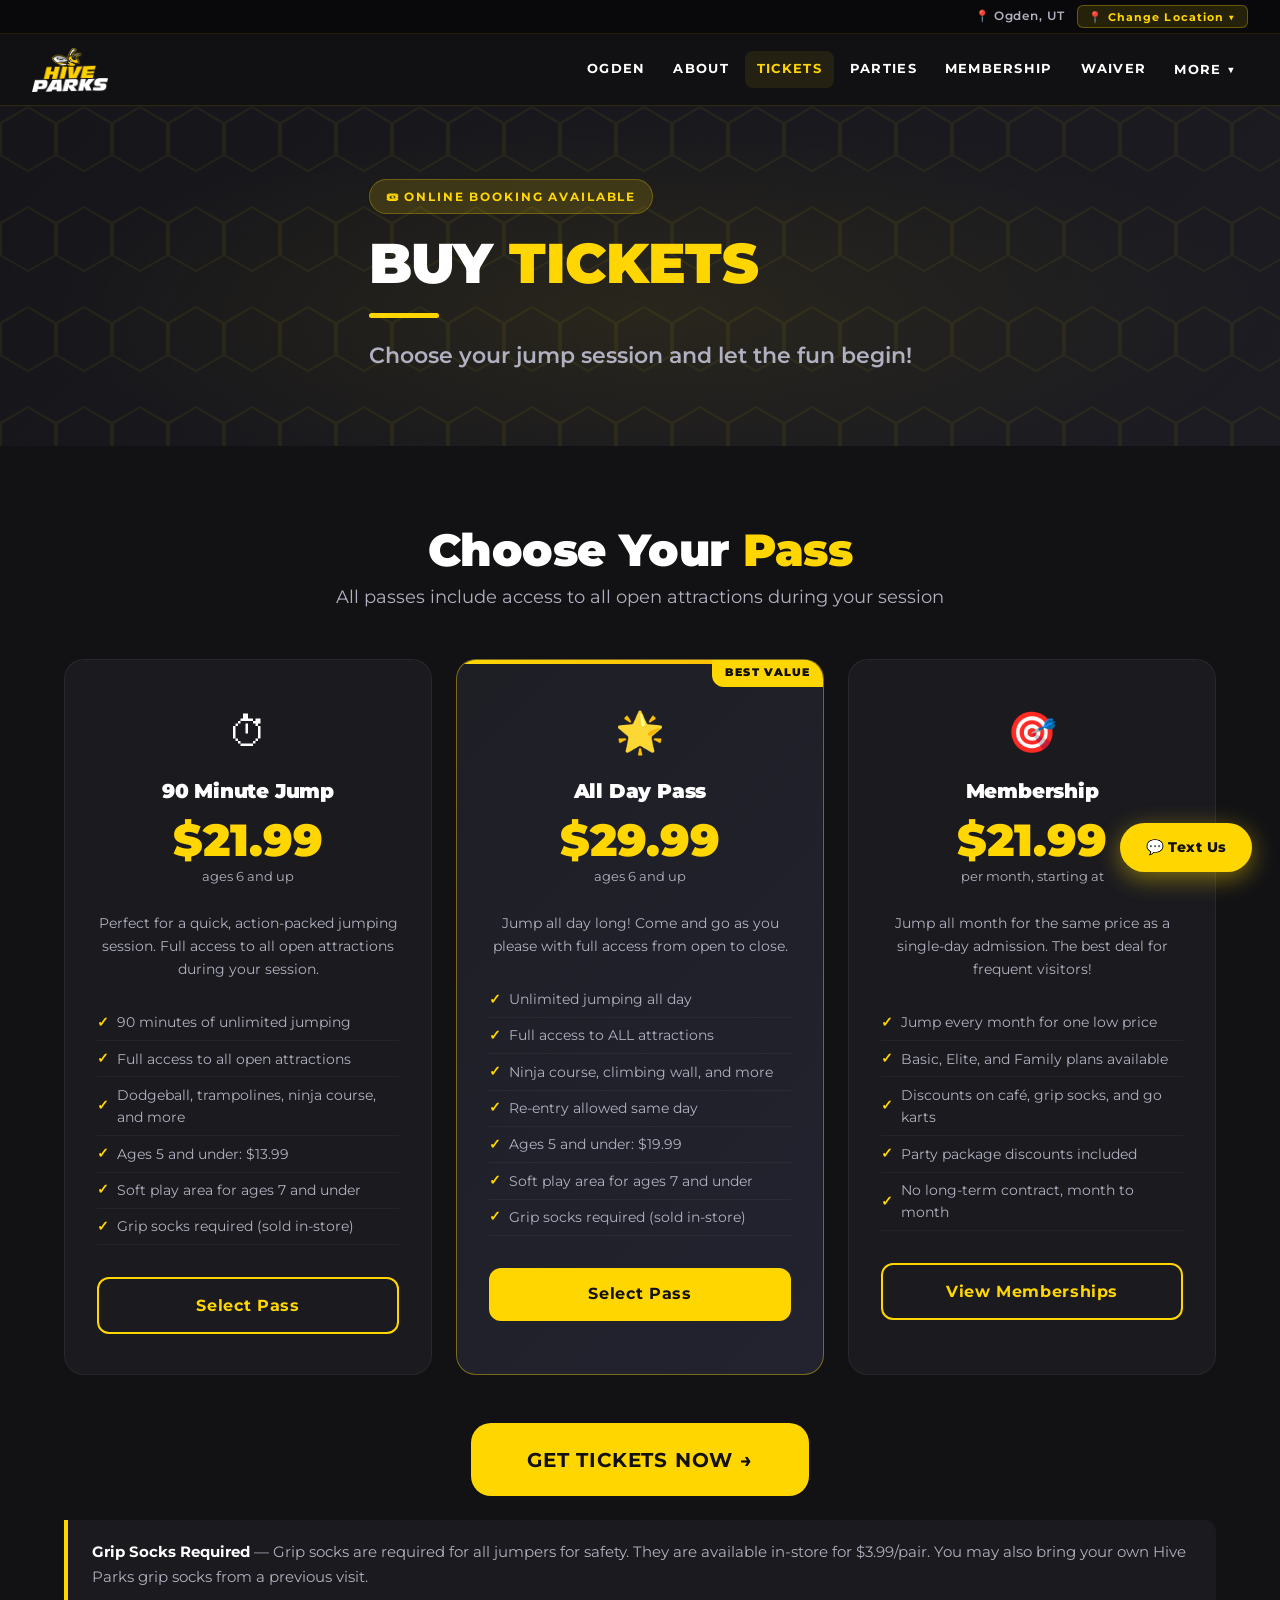
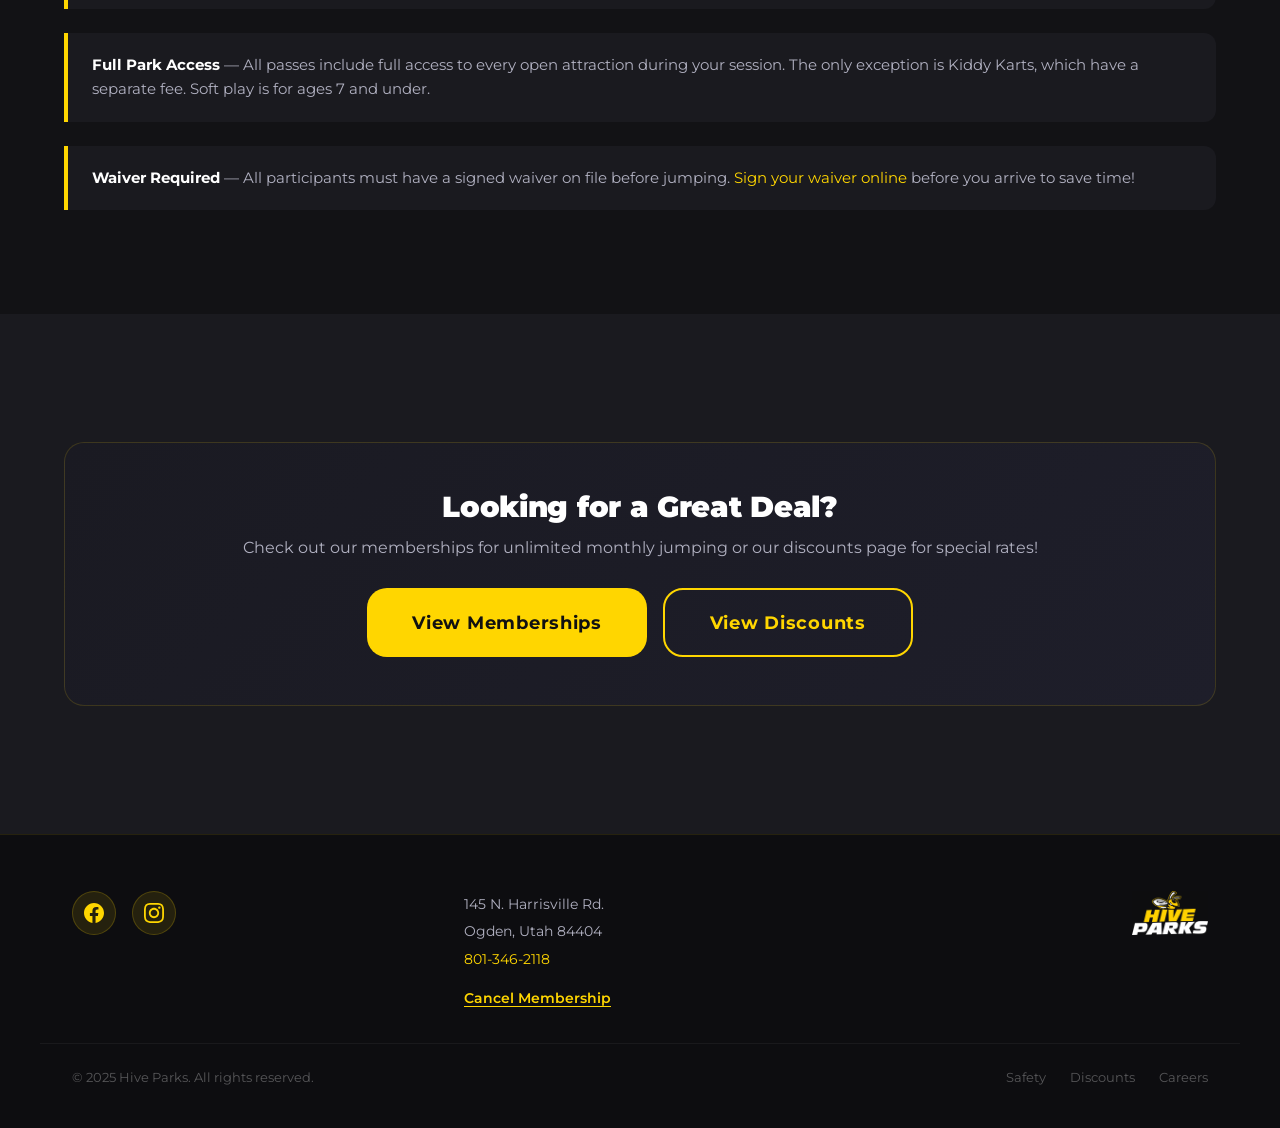
<file: hiveparks/tickets.html>
<!DOCTYPE html>
<html lang="en">
<head>
  <meta charset="UTF-8">
  <meta name="viewport" content="width=device-width, initial-scale=1.0">
  <title>Buy Tickets – Hive Parks Ogden</title>
  <meta name="description" content="Buy tickets for The Hive Adventure Park in Ogden, UT. 90-min jump, all-day pass, and toddler passes available.">
  <link rel="preconnect" href="https://fonts.googleapis.com">
  <link href="https://fonts.googleapis.com/css2?family=Montserrat:wght@400;600;700;900&display=swap" rel="stylesheet">
  <link rel="stylesheet" href="css/main.css">
  <script src="https://code.jquery.com/jquery-3.7.1.min.js" integrity="sha256-/JqT3SQfawRcv/BIHPThkBvs0OEvtFFmqPF/lYI/Cxo=" crossorigin="anonymous"></script>
  <script src="js/main.js" defer></script>
  <link rel="icon" type="image/png" sizes="32x32" href="images/cropped-Hive-Bee-5-521-32x32.png">
  <link rel="apple-touch-icon" sizes="180x180" href="images/cropped-Hive-Bee-5-521-180x180.png">
</head>
<body>
  <div class="location-bar">
    <div class="location-bar-inner">
      <span class="location-label">&#128205; Ogden, UT</span>
      <div class="location-dropdown-wrap">
        <button class="location-change-btn">&#128205; Change Location &#9660;</button>
        <div class="location-picker">
          <span class="location-picker-item current">&#128205; Ogden, UT</span>
          <a href="https://spanishfork.hiveparks.com" class="location-picker-item">&#128205; Spanish Fork, UT &rarr;</a>
        </div>
      </div>
    </div>
  </div>
  <nav class="navbar">
    <div class="navbar-brand">
      <a href="index.html"><img src="images/HIVE-PARKS-3-scaled.png" alt="Hive Parks" class="navbar-logo-img"></a>
    </div>
    <button class="hamburger" id="hamburger" aria-label="Toggle menu">
      <span></span><span></span><span></span>
    </button>
    <div class="nav-links" id="nav-links">
      <a href="index.html" class="nav-link">OGDEN</a>
      <a href="about.html" class="nav-link">ABOUT</a>
      <a href="tickets.html" class="nav-link">TICKETS</a>
      <a href="parties.html" class="nav-link">PARTIES</a>
      <a href="membership.html" class="nav-link">MEMBERSHIP</a>
      <a href="https://waiver.roller.app/TheHive/home" class="nav-link">WAIVER</a>
      <div class="dropdown">
        <button class="nav-link dropdown-toggle">MORE &#9660;</button>
        <div class="dropdown-menu" id="dropdown-menu">
          <a href="safety.html" class="dropdown-item">Safety</a>
          <a href="attractions.html" class="dropdown-item">Attractions</a>
          <a href="discounts.html" class="dropdown-item">Discounts</a>
          <a href="employment.html" class="dropdown-item">Employment</a>
          <a href="neon-nights.html" class="dropdown-item">Neon Nights</a>
          <a href="group-buyouts.html" class="dropdown-item">Group Buyouts</a>
        </div>
      </div>
    </div>
  </nav>


  <section class="hero hero-inner">
    <div class="container">
      <div class="hero-content">
        <span class="hero-label">&#127903; Online Booking Available</span>
        <h1>BUY <span>TICKETS</span></h1>
        <div class="hero-accent-line"></div>
        <p class="hero-subtitle">Choose your jump session and let the fun begin!</p>
      </div>
    </div>
  </section>

  <section class="pricing-section section">
    <div class="container">
      <div class="section-header">
        <h2 class="section-title">Choose Your <span>Pass</span></h2>
        <p class="section-subtitle">All passes include access to all open attractions during your session</p>
      </div>
      <div class="pricing-grid">
        <div class="pricing-card">
          <span class="pricing-icon">&#9201;</span>
          <h3>90 Minute Jump</h3>
          <div class="pricing-price">$21.99</div>
          <p class="pricing-price-note">ages 6 and up</p>
          <p class="pricing-description">Perfect for a quick, action-packed jumping session. Full access to all open attractions during your session.</p>
          <ul class="pricing-features">
            <li>90 minutes of unlimited jumping</li>
            <li>Full access to all open attractions</li>
            <li>Dodgeball, trampolines, ninja course, and more</li>
            <li>Ages 5 and under: $13.99</li>
            <li>Soft play area for ages 7 and under</li>
            <li>Grip socks required (sold in-store)</li>
          </ul>
          <a href="https://ecom.roller.app/thehive/singledayadmission/en-us/home" class="btn btn-outline btn-full">Select Pass</a>
        </div>
        <div class="pricing-card featured">
          <div class="pricing-badge">BEST VALUE</div>
          <span class="pricing-icon">&#127775;</span>
          <h3>All Day Pass</h3>
          <div class="pricing-price">$29.99</div>
          <p class="pricing-price-note">ages 6 and up</p>
          <p class="pricing-description">Jump all day long! Come and go as you please with full access from open to close.</p>
          <ul class="pricing-features">
            <li>Unlimited jumping all day</li>
            <li>Full access to ALL attractions</li>
            <li>Ninja course, climbing wall, and more</li>
            <li>Re-entry allowed same day</li>
            <li>Ages 5 and under: $19.99</li>
            <li>Soft play area for ages 7 and under</li>
            <li>Grip socks required (sold in-store)</li>
          </ul>
          <a href="https://ecom.roller.app/thehive/singledayadmission/en-us/home" class="btn btn-primary btn-full">Select Pass</a>
        </div>
        <div class="pricing-card">
          <span class="pricing-icon">&#127919;</span>
          <h3>Membership</h3>
          <div class="pricing-price">$21.99</div>
          <p class="pricing-price-note">per month, starting at</p>
          <p class="pricing-description">Jump all month for the same price as a single-day admission. The best deal for frequent visitors!</p>
          <ul class="pricing-features">
            <li>Jump every month for one low price</li>
            <li>Basic, Elite, and Family plans available</li>
            <li>Discounts on café, grip socks, and go karts</li>
            <li>Party package discounts included</li>
            <li>No long-term contract, month to month</li>
          </ul>
          <a href="membership.html" class="btn btn-outline btn-full">View Memberships</a>
        </div>
      </div>

      <div class="text-center mt-3">
        <a href="https://ecom.roller.app/thehive/singledayadmission/en-us/home" class="btn btn-primary btn-xl">GET TICKETS NOW &rarr;</a>
      </div>

      <div class="info-box tickets-info">
        <p><strong>Grip Socks Required</strong> — Grip socks are required for all jumpers for safety. They are available in-store for $3.99/pair. You may also bring your own Hive Parks grip socks from a previous visit.</p>
      </div>

      <div class="info-box">
        <p><strong>Full Park Access</strong> — All passes include full access to every open attraction during your session. The only exception is Kiddy Karts, which have a separate fee. Soft play is for ages 7 and under.</p>
      </div>

      <div class="info-box">
        <p><strong>Waiver Required</strong> — All participants must have a signed waiver on file before jumping. <a href="https://waiver.roller.app/TheHive/home">Sign your waiver online</a> before you arrive to save time!</p>
      </div>
    </div>
  </section>

  <section class="section section-dark">
    <div class="container">
      <div class="cta-banner">
        <h3>Looking for a Great Deal?</h3>
        <p>Check out our memberships for unlimited monthly jumping or our discounts page for special rates!</p>
        <div class="flex-center-wrap">
          <a href="membership.html" class="btn btn-primary btn-lg">View Memberships</a>
          <a href="discounts.html" class="btn btn-outline btn-lg">View Discounts</a>
        </div>
      </div>
    </div>
  </section>


  <footer class="footer">
    <div class="footer-inner">
      <div>
        <div class="footer-social">
          <a href="https://facebook.com/thehiveparks" aria-label="Facebook" class="social-link">
            <svg viewBox="0 0 24 24" xmlns="http://www.w3.org/2000/svg"><path d="M24 12.073c0-6.627-5.373-12-12-12s-12 5.373-12 12c0 5.99 4.388 10.954 10.125 11.854v-8.385H7.078v-3.47h3.047V9.43c0-3.007 1.792-4.669 4.533-4.669 1.312 0 2.686.235 2.686.235v2.953H15.83c-1.491 0-1.956.925-1.956 1.874v2.25h3.328l-.532 3.47h-2.796v8.385C19.612 23.027 24 18.062 24 12.073z"/></svg>
          </a>
          <a href="https://instagram.com/thehiveparks" aria-label="Instagram" class="social-link">
            <svg viewBox="0 0 24 24" xmlns="http://www.w3.org/2000/svg"><path d="M12 2.163c3.204 0 3.584.012 4.85.07 3.252.148 4.771 1.691 4.919 4.919.058 1.265.069 1.645.069 4.849 0 3.205-.012 3.584-.069 4.849-.149 3.225-1.664 4.771-4.919 4.919-1.266.058-1.644.07-4.85.07-3.204 0-3.584-.012-4.849-.07-3.26-.149-4.771-1.699-4.919-4.92-.058-1.265-.07-1.644-.07-4.849 0-3.204.013-3.583.07-4.849.149-3.227 1.664-4.771 4.919-4.919 1.266-.057 1.645-.069 4.849-.069zm0-2.163c-3.259 0-3.667.014-4.947.072-4.358.2-6.78 2.618-6.98 6.98-.059 1.281-.073 1.689-.073 4.948 0 3.259.014 3.668.072 4.948.2 4.358 2.618 6.78 6.98 6.98 1.281.058 1.689.072 4.948.072 3.259 0 3.668-.014 4.948-.072 4.354-.2 6.782-2.618 6.979-6.98.059-1.28.073-1.689.073-4.948 0-3.259-.014-3.667-.072-4.947-.196-4.354-2.617-6.78-6.979-6.98-1.281-.059-1.69-.073-4.949-.073zm0 5.838c-3.403 0-6.162 2.759-6.162 6.162s2.759 6.163 6.162 6.163 6.162-2.759 6.162-6.163c0-3.403-2.759-6.162-6.162-6.162zm0 10.162c-2.209 0-4-1.79-4-4 0-2.209 1.791-4 4-4s4 1.791 4 4c0 2.21-1.791 4-4 4zm6.406-11.845c-.796 0-1.441.645-1.441 1.44s.645 1.44 1.441 1.44c.795 0 1.439-.645 1.439-1.44s-.644-1.44-1.439-1.44z"/></svg>
          </a>
        </div>
      </div>
      <div class="footer-address">
        <p>145 N. Harrisville Rd.<br>Ogden, Utah 84404<br><a href="tel:+18013462118">801-346-2118</a></p>
        <a href="membership.html#cancel" class="footer-link">Cancel Membership</a>
      </div>
      <div class="footer-logo">
        <img src="images/HIVE-PARKS-3-scaled.png" alt="Hive Parks" class="navbar-logo-img">
      </div>
    </div>
    <div class="footer-bottom">
      <p>&copy; 2025 Hive Parks. All rights reserved.</p>
      <div class="flex-gap">
        <a href="safety.html">Safety</a>
        <a href="discounts.html">Discounts</a>
        <a href="employment.html">Careers</a>
      </div>
    </div>
  </footer>
  <a href="sms:+18013462118" class="textus-btn">&#128172; Text Us</a>

</body>
</html>
</file>
<file: hiveparks/css/main.css>
/* ===================================================
   HIVE PARKS — main.css
   =================================================== */

/* ----- CSS Variables ----- */
:root {
  --bg: #121215;
  --bg2: #1a1a1f;
  --bg3: #222228;
  --accent: #FFD600;
  --accent-hover: #ffe033;
  --text: #fff;
  --text-muted: #b0b0c0;
  --radius: 12px;
  --radius-lg: 20px;
  --shadow: 0 8px 32px rgba(0,0,0,0.45);
  --shadow-card: 0 4px 24px rgba(0,0,0,0.4);
  --transition: 0.25s cubic-bezier(0.4,0,0.2,1);
  --nav-height: 72px;
  --font: 'Montserrat', sans-serif;
}

/* ----- Reset & Base ----- */
*, *::before, *::after {
  box-sizing: border-box;
  margin: 0;
  padding: 0;
}

html {
  scroll-behavior: smooth;
  font-size: 16px;
}

body {
  background-color: var(--bg);
  color: var(--text);
  font-family: var(--font);
  line-height: 1.6;
  overflow-x: hidden;
}

a {
  color: var(--accent);
  text-decoration: none;
  transition: color var(--transition);
}

a:hover {
  color: var(--accent-hover);
}

img {
  max-width: 100%;
  display: block;
}

ul {
  list-style: none;
}

/* ----- Hexagon Pattern ----- */
.hex-pattern {
  background-image: url("data:image/svg+xml,%3Csvg xmlns='http://www.w3.org/2000/svg' width='56' height='100'%3E%3Cpath d='M28 66L0 50V16L28 0l28 16v34L28 66zm0-2l26-15V18L28 2 2 18v31l26 15z' fill='%23FFD600' fill-opacity='0.05'/%3E%3C/svg%3E");
}

/* ----- Typography ----- */
h1, h2, h3, h4, h5, h6 {
  font-weight: 900;
  line-height: 1.1;
  letter-spacing: -0.01em;
}

h1 { font-size: clamp(2rem, 5vw, 4rem); }
h2 { font-size: clamp(1.6rem, 3.5vw, 2.8rem); }
h3 { font-size: clamp(1.2rem, 2.5vw, 1.8rem); }
h4 { font-size: 1.2rem; font-weight: 700; }

p { color: var(--text-muted); margin-bottom: 1rem; }
p:last-child { margin-bottom: 0; }

.section-title {
  color: var(--text);
  margin-bottom: 0.5rem;
}

.section-title span {
  color: var(--accent);
}

.section-subtitle {
  color: var(--text-muted);
  font-size: 1.1rem;
  margin-bottom: 2.5rem;
}

/* ----- Layout Helpers ----- */
.container {
  max-width: 1200px;
  margin: 0 auto;
  padding: 0 1.5rem;
}

.section {
  padding: 80px 0;
}

.section-dark {
  background: var(--bg2);
}

.section-darker {
  background: var(--bg3);
}

.text-center { text-align: center; }
.text-accent { color: var(--accent); }

/* ----- Utility Classes ----- */
.mt-1  { margin-top: 1rem; }
.mt-2  { margin-top: 2rem; }
.mt-25 { margin-top: 2.5rem; }
.mt-3  { margin-top: 3rem; }
.mt-175 { margin-top: 1.75rem; }
.mb-1  { margin-bottom: 1rem; }
.mb-2  { margin-bottom: 2rem; }
.mb-25 { margin-bottom: 2.5rem; }
.mb-3  { margin-bottom: 3rem; }
.mt-auto { margin-top: auto; }
.mx-auto { margin-left: auto; margin-right: auto; }

.text-sm  { font-size: 0.9rem; }
.text-xs  { font-size: 0.85rem; }
.text-lg  { font-size: 1.1rem; }
.text-normal { color: var(--text); }
.text-muted  { color: var(--text-muted); }

.no-underline { text-decoration: none; }
.btn-full { width: 100%; justify-content: center; }
.narrow-container { max-width: 720px; margin: 0 auto; }

.flex-gap    { display: flex; gap: 1.5rem; flex-wrap: wrap; }
.flex-center-wrap { display: flex; gap: 1rem; justify-content: center; flex-wrap: wrap; }
.flex-col-gap { display: flex; flex-direction: column; gap: 0.75rem; margin-top: 0.5rem; }
.align-start { align-items: start; }

.section-header { text-align: center; margin-bottom: 3rem; }
.section-footer  { text-align: center; margin-top: 2.5rem; }

/* ----- Neon Nights Overrides ----- */
.neon-hero { min-height: 560px; }
.neon-label {
  background: rgba(200,0,255,0.1);
  border-color: rgba(200,0,255,0.3);
  color: #dd99ff;
}
.neon-accent-line {
  background: linear-gradient(90deg, #FFD600, #cc00ff);
}
.neon-feature-item {
  background: rgba(200,0,255,0.07);
  border-color: rgba(200,0,255,0.15);
}
.neon-feature-item h4 { color: #dd99ff; }
.neon-section { background: #0d0d12; }
.neon-warning { margin-top: 2rem; }
.neon-cta { margin-top: 2.5rem; }

/* ----- Employment ----- */
.position-list {
  display: flex;
  flex-direction: column;
  gap: 0.85rem;
}
.position-item {
  display: flex;
  align-items: center;
  gap: 0.75rem;
  color: var(--text-muted);
  font-size: 0.95rem;
}
.position-check {
  color: var(--accent);
  font-weight: 900;
}
.apply-actions {
  display: flex;
  gap: 1rem;
  justify-content: center;
  flex-wrap: wrap;
  margin-top: 0.5rem;
}
.apply-note {
  font-size: 0.85rem;
  margin-top: 1.75rem;
  color: var(--text-muted);
}
.open-positions-card {
  background: var(--bg2);
  border-color: rgba(255,214,0,0.2);
}
.open-positions-title {
  color: var(--accent);
  margin-bottom: 1.25rem;
}

/* ----- Group Buyouts ----- */
.quick-details-card {
  background: var(--bg2);
  border-color: rgba(255,214,0,0.2);
  width: 100%;
  text-align: left;
}
.quick-details-title {
  color: var(--accent);
  margin-bottom: 1rem;
}
.detail-list {
  display: flex;
  flex-direction: column;
  gap: 0.75rem;
}
.detail-item {
  color: var(--text-muted);
  font-size: 0.95rem;
  display: flex;
  gap: 0.5rem;
  align-items: flex-start;
}
.detail-item strong { color: var(--text); }
.detail-cta { margin-top: 1.75rem; }
.detail-cta .btn { width: 100%; justify-content: center; }

/* ----- Membership ----- */
.cancel-list {
  margin: 1rem 0 1.5rem;
  display: flex;
  flex-direction: column;
  gap: 0.5rem;
}
.cancel-item { color: var(--text-muted); font-size: 0.95rem; }
.cancel-item strong { color: var(--text); }
.membership-narrow { max-width: 720px; }

/* ----- Parties ----- */
.neon-callout-label {
  border-color: rgba(200,0,255,0.4);
  background: rgba(200,0,255,0.1);
  color: #dd99ff;
}
.party-featured { border-color: rgba(255,214,0,0.35); }
.party-cta-wrap { margin-top: 2rem; }
.group-callout-title { color: var(--text); margin: 1rem 0; }
.group-section-divider { margin: 1.25rem auto; }

/* ----- Tickets ----- */
.tickets-info { margin-top: 2.5rem; }
.tickets-cta-wrap { margin-top: 3rem; }

/* ----- Safety ----- */
.safety-standards-note { margin-top: 1.5rem; font-size: 0.9rem; }
.safety-links-wrap { margin: 3rem 0 2rem; }

/* ----- Contact Quick Links ----- */
.contact-quick-links {
  display: flex;
  flex-direction: column;
  gap: 0.75rem;
  margin-top: 0.5rem;
}
.contact-quick-links .btn { text-align: center; }

/* Fix yellow-on-yellow in contact-block buttons */
.contact-block .btn-primary {
  color: #111 !important;
}

/* Two-column layout for hours bar when quick links removed */
.hours-bar-two-col {
  grid-template-columns: 1fr 1fr;
}

/* ----- Quick Links Section ----- */
.quick-links-section {
  padding: 60px 0;
}

.quick-links-grid {
  display: grid;
  grid-template-columns: repeat(4, 1fr);
  gap: 1rem;
}

.quick-link-card {
  background: var(--bg3);
  border: 1px solid rgba(255,214,0,0.12);
  border-radius: var(--radius-lg);
  padding: 1.75rem 1rem;
  text-align: center;
  text-decoration: none;
  color: var(--text);
  font-weight: 700;
  font-size: 0.95rem;
  letter-spacing: 0.03em;
  display: flex;
  flex-direction: column;
  align-items: center;
  gap: 0.75rem;
  transition: transform var(--transition), border-color var(--transition), box-shadow var(--transition), color var(--transition);
}

.quick-link-card:hover {
  transform: translateY(-6px);
  border-color: rgba(255,214,0,0.45);
  box-shadow: 0 12px 36px rgba(255,214,0,0.14);
  color: var(--accent);
}

.quick-link-icon {
  font-size: 2rem;
  display: block;
}

/* ----- Callout inner narrow ----- */
.callout-narrow {
  max-width: 720px;
  margin: 0 auto;
}
.callout-title { color: var(--text); margin: 1rem 0; }
.callout-divider { margin: 1.25rem auto; }
.callout-text { font-size: 1.1rem; margin-bottom: 2rem; }

/* ----- Buttons ----- */
.btn {
  display: inline-flex;
  align-items: center;
  justify-content: center;
  gap: 0.5rem;
  padding: 0.85rem 2rem;
  border-radius: var(--radius);
  font-family: var(--font);
  font-weight: 700;
  font-size: 1rem;
  letter-spacing: 0.04em;
  cursor: pointer;
  border: none;
  text-decoration: none;
  position: relative;
  overflow: hidden;
  transition: background var(--transition), color var(--transition), transform var(--transition), box-shadow var(--transition);
}

.btn::after {
  content: '';
  position: absolute;
  inset: 0;
  border-radius: inherit;
  opacity: 0;
  background: radial-gradient(circle at center, rgba(255,255,255,0.35) 0%, transparent 65%);
  transition: opacity 0.4s;
  pointer-events: none;
}

.btn:active::after {
  opacity: 1;
}

.btn-primary {
  background: var(--accent);
  color: #111;
}

.btn-primary:hover {
  background: #fff;
  color: #111;
  transform: translateY(-2px);
  box-shadow: 0 8px 24px rgba(255,214,0,0.35);
}

.btn-outline {
  background: transparent;
  color: var(--accent);
  border: 2px solid var(--accent);
}

.btn-outline:hover {
  background: var(--accent);
  color: #111;
  transform: translateY(-2px);
  box-shadow: 0 8px 24px rgba(255,214,0,0.35);
}

.btn-lg {
  padding: 1.1rem 2.8rem;
  font-size: 1.15rem;
  border-radius: var(--radius-lg);
}

.btn-xl {
  padding: 1.3rem 3.5rem;
  font-size: 1.25rem;
  border-radius: var(--radius-lg);
}

/* Ripple */
.ripple {
  position: absolute;
  border-radius: 50%;
  background: rgba(255,255,255,0.3);
  transform: scale(0);
  animation: ripple-anim 0.6s linear;
  pointer-events: none;
}

@keyframes ripple-anim {
  to { transform: scale(4); opacity: 0; }
}

/* ----- LOCATION BAR ----- */
.location-bar {
  background: rgba(10, 10, 12, 0.98);
  border-bottom: 1px solid rgba(255,214,0,0.1);
  display: flex;
  align-items: center;
  justify-content: flex-end;
  padding: 0 2rem;
  height: 34px;
  font-size: 0.72rem;
  font-family: var(--font);
  font-weight: 600;
  letter-spacing: 0.08em;
  color: var(--text-muted);
  position: sticky;
  top: 0;
  z-index: 1001;
}

.location-bar-inner {
  display: flex;
  align-items: center;
  gap: 0.75rem;
}

.location-label {
  display: flex;
  align-items: center;
  gap: 0.35rem;
}

.location-dropdown-wrap {
  position: relative;
}

.location-change-btn {
  background: rgba(255,214,0,0.12);
  border: 1px solid rgba(255,214,0,0.3);
  color: var(--accent);
  font-family: var(--font);
  font-weight: 700;
  font-size: 0.7rem;
  letter-spacing: 0.1em;
  padding: 0.2rem 0.65rem;
  border-radius: 6px;
  cursor: pointer;
  transition: background var(--transition), border-color var(--transition);
  white-space: nowrap;
}

.location-change-btn:hover {
  background: rgba(255,214,0,0.22);
  border-color: var(--accent);
}

.location-picker {
  display: none;
  position: absolute;
  top: calc(100% + 4px);
  right: 0;
  background: var(--bg2);
  border: 1px solid rgba(255,214,0,0.2);
  border-radius: 10px;
  min-width: 180px;
  padding: 0.4rem 0;
  box-shadow: var(--shadow);
  z-index: 2000;
}

.location-picker.open {
  display: block;
}

.location-picker-item {
  display: flex;
  align-items: center;
  gap: 0.5rem;
  padding: 0.6rem 1rem;
  color: var(--text);
  font-size: 0.82rem;
  font-weight: 600;
  letter-spacing: 0.05em;
  cursor: pointer;
  transition: background var(--transition), color var(--transition);
  white-space: nowrap;
  text-decoration: none;
}

.location-picker-item:hover {
  background: rgba(255,214,0,0.1);
  color: var(--accent);
}

.location-picker-item.current {
  color: var(--accent);
}

.location-picker-item.current::after {
  content: '✓';
  margin-left: auto;
  font-size: 0.75rem;
}

/* adjust navbar sticky so it sits below the location bar */
.navbar {
  top: 34px;
  position: sticky;
  z-index: 1000;
  background: rgba(18, 18, 21, 0.95);
  backdrop-filter: blur(12px);
  -webkit-backdrop-filter: blur(12px);
  border-bottom: 1px solid rgba(255,214,0,0.12);
  height: var(--nav-height);
  display: flex;
  align-items: center;
  padding: 0 2rem;
  gap: 2rem;
}

.navbar-brand a {
  color: var(--text);
  text-decoration: none;
  display: flex;
  align-items: center;
}

.logo-text {
  font-family: var(--font);
  font-weight: 900;
  font-size: 1.4rem;
  line-height: 1.05;
  letter-spacing: 0.05em;
  color: var(--accent);
  display: inline-block;
}

.logo-text br { display: block; }

.navbar-logo-img {
  height: 44px;
  width: auto;
  display: block;
}

.nav-links {
  display: flex;
  align-items: center;
  gap: 0.25rem;
  margin-left: auto;
  flex-wrap: nowrap;
}

.nav-link {
  color: var(--text);
  font-weight: 700;
  font-size: 0.8rem;
  letter-spacing: 0.1em;
  text-decoration: none;
  padding: 0.5rem 0.75rem;
  border-radius: 8px;
  transition: color var(--transition), background var(--transition);
  white-space: nowrap;
  background: none;
  border: none;
  cursor: pointer;
  font-family: var(--font);
}

.nav-link:hover,
.nav-link.active {
  color: var(--accent);
  background: rgba(255,214,0,0.08);
}

/* Dropdown */
.dropdown {
  position: relative;
}

.dropdown-toggle {
  display: flex;
  align-items: center;
  gap: 0.3rem;
}

.dropdown-menu {
  display: none;
  position: absolute;
  top: 100%;
  right: 0;
  background: var(--bg2);
  border: 1px solid rgba(255,214,0,0.18);
  border-radius: var(--radius);
  min-width: 190px;
  padding: 0.75rem 0 0.5rem;
  box-shadow: var(--shadow);
  z-index: 100;
}

/* Invisible bridge closes the gap so the menu doesn't vanish on hover */
.dropdown-menu::before {
  content: '';
  position: absolute;
  top: -8px;
  left: 0;
  right: 0;
  height: 8px;
}

.dropdown-item {
  display: block;
  padding: 0.65rem 1.25rem;
  color: var(--text);
  font-weight: 600;
  font-size: 0.88rem;
  letter-spacing: 0.05em;
  transition: background var(--transition), color var(--transition);
}

.dropdown-item:hover {
  background: rgba(255,214,0,0.1);
  color: var(--accent);
}

/* Hamburger */
.hamburger {
  display: none;
  flex-direction: column;
  gap: 5px;
  background: none;
  border: none;
  cursor: pointer;
  padding: 8px;
  margin-left: auto;
  border-radius: 6px;
  transition: background var(--transition);
}

.hamburger:hover {
  background: rgba(255,214,0,0.1);
}

.hamburger span {
  display: block;
  width: 26px;
  height: 3px;
  background: var(--accent);
  border-radius: 2px;
  transition: transform var(--transition), opacity var(--transition);
}

.hamburger.open span:nth-child(1) { transform: translateY(8px) rotate(45deg); }
.hamburger.open span:nth-child(2) { opacity: 0; }
.hamburger.open span:nth-child(3) { transform: translateY(-8px) rotate(-45deg); }

/* ----- HERO ----- */
.hero {
  position: relative;
  min-height: 580px;
  display: flex;
  align-items: center;
  overflow: hidden;
  background: var(--bg);
}

.hero::before {
  content: '';
  position: absolute;
  inset: 0;
  background-image: url("data:image/svg+xml,%3Csvg xmlns='http://www.w3.org/2000/svg' width='56' height='100'%3E%3Cpath d='M28 66L0 50V16L28 0l28 16v34L28 66zm0-2l26-15V18L28 2 2 18v31l26 15z' fill='%23FFD600' fill-opacity='0.06'/%3E%3C/svg%3E");
  pointer-events: none;
}

.hero::after {
  content: '';
  position: absolute;
  inset: 0;
  background: radial-gradient(ellipse at 50% 60%, rgba(255,214,0,0.07) 0%, transparent 70%);
  pointer-events: none;
}

.hero-content {
  position: relative;
  z-index: 1;
  max-width: 860px;
  padding: 5rem 2rem 5rem;
}

.hero-label {
  display: inline-block;
  background: rgba(255,214,0,0.15);
  color: var(--accent);
  font-size: 0.78rem;
  font-weight: 700;
  letter-spacing: 0.15em;
  padding: 0.4rem 1rem;
  border-radius: 99px;
  border: 1px solid rgba(255,214,0,0.25);
  margin-bottom: 1.25rem;
  text-transform: uppercase;
}

.hero h1 {
  font-size: clamp(2.2rem, 5.5vw, 4.5rem);
  font-weight: 900;
  text-transform: uppercase;
  line-height: 1.05;
  margin-bottom: 1.25rem;
  color: var(--text);
}

.hero h1 span {
  color: var(--accent);
}

.hero-subtitle {
  font-size: clamp(1rem, 2vw, 1.35rem);
  color: var(--text-muted);
  margin-bottom: 2.5rem;
  font-weight: 600;
  max-width: 600px;
}

.hero-cta {
  display: flex;
  flex-wrap: wrap;
  gap: 1rem;
  align-items: center;
}

.hero-accent-line {
  width: 70px;
  height: 5px;
  background: var(--accent);
  border-radius: 3px;
  margin: 1.25rem 0;
}

/* Hero variants */
.hero-inner {
  min-height: 340px;
  background: linear-gradient(135deg, #15151a 0%, #1c1c22 100%);
}

.hero-inner .hero-content {
  padding: 4rem 2rem;
}

.hero-inner h1 {
  font-size: clamp(2rem, 4.5vw, 3.5rem);
}

/* ----- HOURS & CONTACT BAR ----- */
.hours-bar {
  background: var(--bg2);
  padding: 3rem 0;
  border-top: 1px solid rgba(255,214,0,0.1);
  border-bottom: 1px solid rgba(255,214,0,0.1);
}

.hours-bar-inner {
  display: grid;
  grid-template-columns: 1fr 1fr 1fr;
  gap: 2.5rem;
  align-items: start;
}

.hours-bar-inner.hours-bar-two-col {
  grid-template-columns: 1fr 1fr;
}

.hours-block h4 {
  color: var(--accent);
  font-size: 0.75rem;
  letter-spacing: 0.15em;
  text-transform: uppercase;
  margin-bottom: 1rem;
}

.hours-table {
  width: 100%;
  border-collapse: collapse;
}

.hours-table tr:not(:last-child) {
  border-bottom: 1px solid rgba(255,255,255,0.05);
}

.hours-table td {
  padding: 0.45rem 0;
  font-size: 0.9rem;
  color: var(--text-muted);
}

.hours-table td:first-child {
  font-weight: 700;
  color: var(--text);
  width: 110px;
}

.hours-note {
  font-size: 0.78rem;
  color: var(--text-muted);
  font-style: italic;
  margin-top: 0.75rem;
}

.contact-block h4 {
  color: var(--accent);
  font-size: 0.75rem;
  letter-spacing: 0.15em;
  text-transform: uppercase;
  margin-bottom: 1rem;
}

.contact-block p {
  font-size: 0.95rem;
  color: var(--text-muted);
  line-height: 1.8;
}

.contact-block a {
  color: var(--accent);
  font-weight: 700;
}

.contact-block a:hover { color: #fff; }

/* ----- STATS ----- */
.stats-section {
  padding: 80px 0;
}

.stats-grid {
  display: grid;
  grid-template-columns: repeat(3, 1fr);
  gap: 1.5rem;
}

.stat-card {
  background: var(--bg2);
  border: 1px solid rgba(255,214,0,0.12);
  border-radius: var(--radius-lg);
  padding: 2.5rem 2rem;
  text-align: center;
  transition: transform var(--transition), border-color var(--transition), box-shadow var(--transition);
}

.stat-card:hover {
  transform: translateY(-6px);
  border-color: rgba(255,214,0,0.4);
  box-shadow: 0 16px 40px rgba(255,214,0,0.12);
}

.stat-number {
  font-size: clamp(2.8rem, 5vw, 4.5rem);
  font-weight: 900;
  color: var(--accent);
  line-height: 1;
  margin-bottom: 0.5rem;
  display: block;
}

.stat-label {
  font-size: 0.9rem;
  font-weight: 600;
  color: var(--text-muted);
  line-height: 1.4;
}

/* ----- PROMO CARDS ----- */
.promo-section {
  padding: 80px 0;
  background: var(--bg2);
}

.promo-grid {
  display: grid;
  grid-template-columns: repeat(2, 1fr);
  gap: 1.5rem;
}

.promo-card {
  background: var(--bg3);
  border: 1px solid rgba(255,214,0,0.1);
  text-decoration: none;
  border-radius: var(--radius-lg);
  padding: 3rem 2.5rem;
  position: relative;
  overflow: hidden;
  transition: transform var(--transition), box-shadow var(--transition), border-color var(--transition);
  cursor: pointer;
  display: flex;
  flex-direction: column;
  align-items: flex-start;
  gap: 1.25rem;
}

.promo-card::before {
  content: '';
  position: absolute;
  top: 0; left: 0; right: 0;
  height: 3px;
  background: linear-gradient(90deg, var(--accent), transparent);
  transform: scaleX(0);
  transform-origin: left;
  transition: transform var(--transition);
}

.promo-card:hover {
  transform: translateY(-8px);
  box-shadow: 0 20px 50px rgba(255,214,0,0.14);
  border-color: rgba(255,214,0,0.3);
}

.promo-card:hover::before {
  transform: scaleX(1);
}

.promo-card-icon {
  font-size: 3rem;
  line-height: 1;
}

.promo-card h3 {
  color: var(--text);
  font-size: clamp(1.4rem, 2.5vw, 2rem);
}

.promo-card p {
  font-size: 1rem;
  line-height: 1.7;
}

/* ----- CAREERS CALLOUT ----- */
.careers-section {
  padding: 80px 0;
  background: var(--bg);
  text-align: center;
}

.careers-section h2 {
  color: var(--text);
  margin-bottom: 1rem;
}

.careers-section p {
  font-size: 1.1rem;
  max-width: 560px;
  margin: 0 auto 2rem;
}

/* ----- DISCOUNT CARDS ----- */
.discounts-section {
  padding: 80px 0;
}

.discounts-grid {
  display: grid;
  grid-template-columns: repeat(2, 1fr);
  gap: 1.5rem;
}

.discount-card {
  background: var(--bg2);
  border: 1.5px solid rgba(255,214,0,0.1);
  border-radius: var(--radius-lg);
  overflow: hidden;
  cursor: pointer;
  transition: border-color var(--transition), box-shadow var(--transition);
}

.discount-card:hover,
.discount-card.active {
  border-color: rgba(255,214,0,0.45);
  box-shadow: 0 0 30px rgba(255,214,0,0.12);
}

.discount-card-header {
  display: flex;
  align-items: center;
  justify-content: space-between;
  padding: 1.75rem 2rem;
  user-select: none;
}

.discount-card-header h3 {
  font-size: 1.2rem;
  color: var(--text);
}

.discount-card-header .card-icon {
  font-size: 1.8rem;
  margin-right: 0.75rem;
}

.discount-card-header-left {
  display: flex;
  align-items: center;
  gap: 0.75rem;
}

.discount-chevron {
  color: var(--accent);
  font-size: 1.2rem;
  font-weight: 900;
  transition: transform var(--transition);
  user-select: none;
}

.discount-card.active .discount-chevron {
  transform: rotate(180deg);
}

.discount-details {
  display: none;
  padding: 0 2rem 1.75rem;
  border-top: 1px solid rgba(255,214,0,0.08);
  padding-top: 1.25rem;
}

.discount-details p {
  font-size: 0.95rem;
  line-height: 1.7;
  color: var(--text-muted);
  margin: 0;
}

/* ----- WARNING BANNER ----- */
.warning-banner {
  background: rgba(255,214,0,0.1);
  border: 1px solid rgba(255,214,0,0.3);
  border-radius: var(--radius);
  padding: 1rem 1.5rem;
  color: var(--accent);
  font-weight: 700;
  font-size: 1rem;
  text-align: center;
  margin-bottom: 2.5rem;
  letter-spacing: 0.02em;
}

/* ----- PRICING CARDS ----- */
.pricing-section {
  padding: 80px 0;
}

.pricing-grid {
  display: grid;
  grid-template-columns: repeat(3, 1fr);
  gap: 1.5rem;
}

.pricing-card {
  background: var(--bg2);
  border: 1.5px solid rgba(255,255,255,0.06);
  border-radius: var(--radius-lg);
  padding: 2.5rem 2rem;
  text-align: center;
  transition: transform var(--transition), border-color var(--transition), box-shadow var(--transition);
  position: relative;
  overflow: hidden;
}

.pricing-card::before {
  content: '';
  position: absolute;
  top: 0; left: 0; right: 0;
  height: 4px;
  background: linear-gradient(90deg, var(--accent), #ffb700);
  transform: scaleX(0);
  transition: transform var(--transition);
  transform-origin: center;
}

.pricing-card:hover,
.pricing-card.hovered {
  transform: scale(1.04);
  border-color: rgba(255,214,0,0.5);
  box-shadow: 0 16px 50px rgba(255,214,0,0.18);
}

.pricing-card:hover::before,
.pricing-card.hovered::before {
  transform: scaleX(1);
}

.pricing-card.featured {
  border-color: rgba(255,214,0,0.4);
  background: linear-gradient(135deg, #1e1e25, #232330);
}

.pricing-card.featured::before {
  transform: scaleX(1);
}

.pricing-badge {
  position: absolute;
  top: -1px; right: -1px;
  background: var(--accent);
  color: #111;
  font-size: 0.7rem;
  font-weight: 900;
  letter-spacing: 0.1em;
  padding: 0.3rem 0.85rem;
  border-radius: 0 var(--radius-lg) 0 var(--radius);
  text-transform: uppercase;
}

.pricing-icon {
  font-size: 2.5rem;
  margin-bottom: 1rem;
  display: block;
}

.pricing-card h3 {
  font-size: 1.25rem;
  color: var(--text);
  margin-bottom: 0.5rem;
}

.pricing-price {
  font-size: 2.8rem;
  font-weight: 900;
  color: var(--accent);
  line-height: 1;
  margin: 1rem 0 0.25rem;
}

.pricing-price-note {
  font-size: 0.8rem;
  color: var(--text-muted);
  margin-bottom: 1.5rem;
}

.pricing-description {
  font-size: 0.9rem;
  color: var(--text-muted);
  line-height: 1.6;
  margin-bottom: 1.5rem;
}

.pricing-features {
  text-align: left;
  margin-bottom: 2rem;
}

.pricing-features li {
  font-size: 0.88rem;
  color: var(--text-muted);
  padding: 0.4rem 0;
  border-bottom: 1px solid rgba(255,255,255,0.04);
  display: flex;
  align-items: center;
  gap: 0.5rem;
}

.pricing-features li::before {
  content: '✓';
  color: var(--accent);
  font-weight: 900;
  font-size: 0.85rem;
  flex-shrink: 0;
}

/* ----- ATTRACTIONS GRID ----- */
.attractions-section {
  padding: 80px 0;
}

.attractions-grid {
  display: grid;
  grid-template-columns: repeat(3, 1fr);
  gap: 1.5rem;
}

.attraction-card {
  border: 1px solid rgba(255,214,0,0.15);
  border-radius: var(--radius-lg);
  padding: 2.5rem 2rem;
  text-align: center;
  transition: transform var(--transition), box-shadow var(--transition), border-color var(--transition);
  position: relative;
  overflow: hidden;
  background-color: var(--bg2);
  background-size: cover;
  background-position: center;
}

/* Faded overlay so card background doesn't overpower text */
.attraction-card::before {
  content: '';
  position: absolute;
  inset: 0;
  background: rgba(18, 18, 21, 0.78);
  z-index: 0;
  transition: background var(--transition);
}

.attraction-card:hover::before {
  background: rgba(18, 18, 21, 0.65);
}

/* Unique color-accent per card via nth-child */
.attraction-card:nth-child(1)  { background-image: linear-gradient(135deg, #1a2a1a 0%, #0d1a0d 100%); }
.attraction-card:nth-child(2)  { background-image: linear-gradient(135deg, #1a1a2e 0%, #0d0d1a 100%); }
.attraction-card:nth-child(3)  { background-image: linear-gradient(135deg, #2a1a0d 0%, #1a0d05 100%); }
.attraction-card:nth-child(4)  { background-image: linear-gradient(135deg, #1a0d2a 0%, #0d051a 100%); }
.attraction-card:nth-child(5)  { background-image: linear-gradient(135deg, #0d2a2a 0%, #051a1a 100%); }
.attraction-card:nth-child(6)  { background-image: linear-gradient(135deg, #2a1a1a 0%, #1a0d0d 100%); }
.attraction-card:nth-child(7)  { background-image: linear-gradient(135deg, #2a2a0d 0%, #1a1a05 100%); }
.attraction-card:nth-child(8)  { background-image: linear-gradient(135deg, #0d1a2a 0%, #050d1a 100%); }
.attraction-card:nth-child(9)  { background-image: linear-gradient(135deg, #2a200d 0%, #1a1205 100%); }
.attraction-card:nth-child(10) { background-image: linear-gradient(135deg, #1a0a2a 0%, #0d0518 100%); }
.attraction-card:nth-child(11) { background-image: linear-gradient(135deg, #0d2a1a 0%, #051a0d 100%); }
.attraction-card:nth-child(12) { background-image: linear-gradient(135deg, #2a0d1a 0%, #1a0510 100%); }

.attraction-card:hover {
  transform: translateY(-8px);
  box-shadow: 0 20px 50px rgba(255,214,0,0.18);
  border-color: rgba(255,214,0,0.4);
}

.attraction-card h3 {
  color: var(--text);
  margin-bottom: 0.75rem;
  position: relative;
  z-index: 1;
}

.attraction-card p {
  font-size: 0.9rem;
  line-height: 1.6;
  position: relative;
  z-index: 1;
}


/* ----- PARTY SECTION ----- */
.party-section {
  padding: 80px 0;
}

.party-grid {
  display: grid;
  grid-template-columns: repeat(3, 1fr);
  gap: 1.5rem;
  margin-bottom: 3rem;
}

.party-card {
  background: var(--bg2);
  border: 1.5px solid rgba(255,214,0,0.08);
  border-radius: var(--radius-lg);
  padding: 2.5rem 2rem;
  transition: transform var(--transition), box-shadow var(--transition), border-color var(--transition);
}

.party-card:hover {
  transform: translateY(-8px);
  box-shadow: 0 20px 50px rgba(255,214,0,0.14);
  border-color: rgba(255,214,0,0.3);
}

.party-card-icon {
  font-size: 2.8rem;
  margin-bottom: 1.25rem;
  display: block;
}

.party-card h3 {
  color: var(--accent);
  margin-bottom: 0.75rem;
}

.party-card p {
  font-size: 0.9rem;
  line-height: 1.7;
  margin-bottom: 1rem;
}

.party-features {
  margin-top: 1rem;
}

.party-features li {
  font-size: 0.88rem;
  color: var(--text-muted);
  padding: 0.3rem 0;
  display: flex;
  align-items: center;
  gap: 0.5rem;
}

.party-features li::before {
  content: '🐝';
  font-size: 0.75rem;
}

/* Why host section */
.why-grid {
  display: grid;
  grid-template-columns: repeat(3, 1fr);
  gap: 1.25rem;
  margin-bottom: 3rem;
}

.why-item {
  display: flex;
  align-items: flex-start;
  gap: 1rem;
  padding: 1.25rem;
  background: var(--bg2);
  border-radius: var(--radius);
  border: 1px solid rgba(255,255,255,0.05);
}

.why-icon {
  font-size: 1.8rem;
  flex-shrink: 0;
  margin-top: 0.1rem;
}

.why-item h4 {
  color: var(--text);
  font-size: 1rem;
  margin-bottom: 0.3rem;
}

.why-item p {
  font-size: 0.85rem;
  margin: 0;
}

/* ----- MEMBERSHIP ----- */
.membership-section {
  padding: 80px 0;
}

.membership-grid {
  display: grid;
  grid-template-columns: repeat(3, 1fr);
  gap: 1.5rem;
}

.membership-card {
  background: var(--bg2);
  border: 1.5px solid rgba(255,255,255,0.06);
  border-radius: var(--radius-lg);
  padding: 2.5rem 2rem;
  text-align: center;
  transition: transform var(--transition), border-color var(--transition), box-shadow var(--transition);
  position: relative;
  overflow: hidden;
}

.membership-card.featured {
  border-color: rgba(255,214,0,0.4);
  background: linear-gradient(135deg, #1e1e25, #232330);
}

.membership-card:hover,
.membership-card.hovered {
  transform: scale(1.04);
  border-color: rgba(255,214,0,0.5);
  box-shadow: 0 16px 50px rgba(255,214,0,0.18);
}

/* ----- NEON NIGHTS ----- */
.neon-hero {
  background: radial-gradient(ellipse at center, #1a0a2e 0%, #0d0d12 100%);
  position: relative;
  overflow: hidden;
}

.neon-hero::before {
  content: '';
  position: absolute;
  inset: 0;
  background-image: url("data:image/svg+xml,%3Csvg xmlns='http://www.w3.org/2000/svg' width='56' height='100'%3E%3Cpath d='M28 66L0 50V16L28 0l28 16v34L28 66zm0-2l26-15V18L28 2 2 18v31l26 15z' fill='%23cc00ff' fill-opacity='0.05'/%3E%3C/svg%3E");
  pointer-events: none;
}

.neon-title {
  font-size: clamp(2.5rem, 6vw, 5rem);
  font-weight: 900;
  text-transform: uppercase;
  color: var(--accent);
  text-shadow:
    0 0 10px rgba(255,214,0,0.9),
    0 0 30px rgba(255,214,0,0.5),
    0 0 60px rgba(255,100,0,0.3);
  animation: neon-pulse 2.5s ease-in-out infinite alternate;
}

.neon-subtitle {
  color: #dd99ff;
  text-shadow:
    0 0 8px rgba(200,0,255,0.7),
    0 0 20px rgba(200,0,255,0.4);
  font-size: 1.2rem;
  font-weight: 600;
  margin-bottom: 1.5rem;
}

@keyframes neon-pulse {
  0%   { text-shadow: 0 0 10px rgba(255,214,0,0.9), 0 0 30px rgba(255,214,0,0.5), 0 0 60px rgba(255,100,0,0.3); }
  100% { text-shadow: 0 0 20px rgba(255,214,0,1), 0 0 50px rgba(255,214,0,0.7), 0 0 100px rgba(255,100,0,0.5); }
}

.neon-card {
  background: linear-gradient(135deg, rgba(30,0,60,0.9), rgba(18,18,21,0.95));
  border: 1px solid rgba(200,0,255,0.3);
  border-radius: var(--radius-lg);
  padding: 2.5rem;
  box-shadow: 0 0 30px rgba(200,0,255,0.12), inset 0 0 30px rgba(200,0,255,0.04);
  margin-bottom: 2rem;
}

.neon-card h3 {
  color: #dd99ff;
  text-shadow: 0 0 12px rgba(200,0,255,0.5);
  margin-bottom: 1rem;
}

.neon-info-grid {
  display: grid;
  grid-template-columns: repeat(3, 1fr);
  gap: 1.5rem;
  margin-bottom: 2.5rem;
}

.neon-info-item {
  background: rgba(200,0,255,0.07);
  border: 1px solid rgba(200,0,255,0.2);
  border-radius: var(--radius);
  padding: 1.75rem 1.5rem;
  text-align: center;
}

.neon-info-item .icon { font-size: 2rem; margin-bottom: 0.75rem; display: block; }
.neon-info-item h4 { color: #dd99ff; font-size: 0.85rem; letter-spacing: 0.1em; text-transform: uppercase; margin-bottom: 0.4rem; }
.neon-info-item p { color: var(--text); font-weight: 700; font-size: 1rem; margin: 0; }

/* ----- GROUP BUYOUTS ----- */
.group-section {
  padding: 80px 0;
}

.group-ideas-grid {
  display: grid;
  grid-template-columns: repeat(3, 1fr);
  gap: 1rem;
  margin: 2.5rem 0;
}

.group-idea-item {
  background: var(--bg2);
  border: 1px solid rgba(255,214,0,0.1);
  border-radius: var(--radius);
  padding: 1.25rem 1.5rem;
  display: flex;
  align-items: center;
  gap: 0.75rem;
  font-weight: 600;
  color: var(--text);
  font-size: 0.95rem;
  transition: border-color var(--transition), transform var(--transition);
}

.group-idea-item:hover {
  border-color: rgba(255,214,0,0.35);
  transform: translateX(4px);
}

.group-idea-item .idea-icon {
  font-size: 1.5rem;
  flex-shrink: 0;
}

.group-callout {
  background: var(--bg2);
  border: 1px solid rgba(255,214,0,0.15);
  border-radius: var(--radius-lg);
  padding: 2.5rem;
  display: grid;
  grid-template-columns: 1fr 1fr;
  gap: 2rem;
  align-items: center;
  margin-bottom: 2rem;
}

.group-callout h3 {
  color: var(--accent);
  margin-bottom: 0.75rem;
}

/* ----- ABOUT TWO-COL ----- */
.about-grid {
  display: grid;
  grid-template-columns: 1fr 1fr;
  gap: 3rem;
  align-items: start;
}

.about-map iframe {
  width: 100%;
  height: 420px;
  border-radius: var(--radius-lg);
  border: none;
  filter: grayscale(30%) contrast(1.1);
}

.about-text h2 {
  color: var(--text);
  margin-bottom: 1.5rem;
}

.about-text p {
  font-size: 1rem;
  line-height: 1.8;
  color: var(--text-muted);
}

/* ----- SAFETY ----- */
.safety-section {
  padding: 80px 0;
}

.safety-rules {
  background: var(--bg2);
  border-radius: var(--radius-lg);
  padding: 2.5rem;
  margin-bottom: 2.5rem;
}

.safety-rules h3 {
  color: var(--accent);
  margin-bottom: 1.5rem;
}

.safety-rule-list {
  display: grid;
  grid-template-columns: repeat(2, 1fr);
  gap: 0.75rem;
}

.safety-rule-item {
  display: flex;
  align-items: flex-start;
  gap: 0.75rem;
  padding: 0.75rem 1rem 0.75rem 1.25rem;
  background: rgba(255,255,255,0.03);
  border-radius: 8px;
  font-size: 0.9rem;
  color: var(--text-muted);
  border-left: 3px solid rgba(255,214,0,0.35);
}

.standards-card {
  background: linear-gradient(135deg, #1a1a22, #1e1e28);
  border: 1px solid rgba(255,214,0,0.15);
  border-radius: var(--radius-lg);
  padding: 2.5rem;
  text-align: center;
}

.standards-card h3 {
  color: var(--accent);
  margin-bottom: 1rem;
}

.standards-badges {
  display: flex;
  justify-content: center;
  gap: 1.5rem;
  flex-wrap: wrap;
  margin-top: 1.5rem;
}

.standards-badge {
  background: rgba(255,214,0,0.1);
  border: 1px solid rgba(255,214,0,0.3);
  border-radius: 99px;
  padding: 0.65rem 1.75rem;
  color: var(--accent);
  font-weight: 700;
  font-size: 0.9rem;
  letter-spacing: 0.05em;
}

/* ----- EMPLOYMENT ----- */
.employment-section {
  padding: 80px 0;
}

.benefits-grid {
  display: grid;
  grid-template-columns: repeat(3, 1fr);
  gap: 1.25rem;
  margin-bottom: 3rem;
}

.benefit-item {
  background: var(--bg2);
  border: 1px solid rgba(255,214,0,0.08);
  border-radius: var(--radius);
  padding: 1.75rem;
  display: flex;
  align-items: flex-start;
  gap: 1rem;
}

.benefit-icon {
  font-size: 2rem;
  flex-shrink: 0;
}

.benefit-item h4 {
  color: var(--text);
  margin-bottom: 0.3rem;
  font-size: 1rem;
}

.benefit-item p {
  font-size: 0.85rem;
  margin: 0;
}

.apply-box {
  background: linear-gradient(135deg, #1a1a22, #1e1e2a);
  border: 1.5px solid rgba(255,214,0,0.2);
  border-radius: var(--radius-lg);
  padding: 3.5rem;
  text-align: center;
}

.apply-box h2 {
  color: var(--text);
  margin-bottom: 1rem;
}

.apply-box p {
  font-size: 1.1rem;
  max-width: 560px;
  margin: 0 auto 2rem;
}

/* ----- CALLOUT SECTIONS ----- */
.callout-section {
  padding: 80px 0;
  background: var(--bg3);
}

.callout-inner {
  text-align: center;
  max-width: 720px;
  margin: 0 auto;
}

.callout-inner h2 {
  color: var(--text);
  margin-bottom: 1.25rem;
}

.callout-inner p {
  font-size: 1.05rem;
  margin-bottom: 2rem;
}

/* Cancel membership */
.cancel-section {
  padding: 60px 0;
  border-top: 1px solid rgba(255,255,255,0.06);
}

.cancel-section h3 {
  color: var(--accent);
  margin-bottom: 1rem;
}

.cancel-section p {
  font-size: 0.95rem;
  max-width: 600px;
}

/* ----- INFO BOXES ----- */
.info-box {
  background: var(--bg2);
  border-left: 4px solid var(--accent);
  border-radius: 0 var(--radius) var(--radius) 0;
  padding: 1.25rem 1.5rem;
  margin: 1.5rem 0;
}

.info-box p {
  font-size: 0.95rem;
  margin: 0;
  color: var(--text-muted);
}

.info-box strong { color: var(--text); }

/* Section spacer / separator */
.section-divider {
  width: 60px;
  height: 4px;
  background: var(--accent);
  border-radius: 2px;
  margin: 1.5rem 0;
}

/* Two-column text+cta layout */
.split-section {
  padding: 80px 0;
}

.split-grid {
  display: grid;
  grid-template-columns: 1fr 1fr;
  gap: 4rem;
  align-items: center;
}

.split-text h2 {
  color: var(--text);
  margin-bottom: 1.25rem;
}

.split-text p {
  font-size: 1rem;
  line-height: 1.8;
  margin-bottom: 1.25rem;
}

.split-cta {
  display: flex;
  flex-direction: column;
  align-items: center;
  justify-content: center;
  text-align: center;
  gap: 1.5rem;
}

.big-cta-label {
  font-size: 0.75rem;
  font-weight: 700;
  letter-spacing: 0.18em;
  color: var(--accent);
  text-transform: uppercase;
}

/* ----- FOOTER ----- */
.footer {
  background: #0d0d10;
  border-top: 1px solid rgba(255,214,0,0.1);
  padding: 3.5rem 0 2.5rem;
}

.footer-inner {
  max-width: 1200px;
  margin: 0 auto;
  padding: 0 2rem;
  display: grid;
  grid-template-columns: 1fr 1fr 1fr;
  gap: 2.5rem;
  align-items: start;
}

.footer-social {
  display: flex;
  gap: 1rem;
  margin-bottom: 1rem;
}

.social-link {
  display: flex;
  align-items: center;
  justify-content: center;
  width: 44px;
  height: 44px;
  border-radius: 50%;
  background: rgba(255,214,0,0.1);
  border: 1px solid rgba(255,214,0,0.2);
  color: var(--accent);
  transition: background var(--transition), transform var(--transition);
}

.social-link:hover {
  background: var(--accent);
  color: #111;
  transform: translateY(-3px);
}

.social-link svg {
  width: 20px;
  height: 20px;
  fill: currentColor;
}

.footer-address p {
  font-size: 0.9rem;
  color: var(--text-muted);
  line-height: 1.9;
  margin: 0 0 0.75rem;
}

.footer-link {
  font-size: 0.85rem;
  color: var(--accent);
  font-weight: 600;
  text-decoration: underline;
  text-underline-offset: 3px;
}

.footer-link:hover { color: #fff; }

.footer-logo {
  text-align: right;
  display: flex;
  justify-content: flex-end;
  align-items: flex-start;
}

.footer-logo .logo-text {
  font-size: 2.2rem;
  opacity: 0.85;
}

.footer-bottom {
  max-width: 1200px;
  margin: 2rem auto 0;
  padding: 1.5rem 2rem 0;
  border-top: 1px solid rgba(255,255,255,0.05);
  display: flex;
  justify-content: space-between;
  align-items: center;
  flex-wrap: wrap;
  gap: 0.75rem;
}

.footer-bottom p {
  font-size: 0.8rem;
  color: rgba(255,255,255,0.3);
  margin: 0;
}

.footer-bottom a {
  font-size: 0.8rem;
  color: rgba(255,255,255,0.3);
}

.footer-bottom a:hover { color: var(--accent); }

/* ----- FLOATING TEXT US BUTTON ----- */
.textus-btn {
  position: fixed;
  bottom: 28px;
  right: 28px;
  background: var(--accent);
  color: #111;
  font-family: var(--font);
  font-weight: 800;
  font-size: 0.9rem;
  padding: 0.8rem 1.6rem;
  border-radius: 99px;
  box-shadow: 0 6px 24px rgba(255,214,0,0.45);
  z-index: 999;
  transition: transform var(--transition), box-shadow var(--transition), background var(--transition);
  text-decoration: none;
  letter-spacing: 0.03em;
  border: none;
  cursor: pointer;
}

.textus-btn:hover {
  transform: translateY(-4px) scale(1.04);
  box-shadow: 0 12px 36px rgba(255,214,0,0.6);
  background: #fff;
  color: #111;
}

/* ----- CTA BANNER ----- */
.cta-banner {
  background: linear-gradient(135deg, #1a1a22, #1e1e2a);
  border: 1px solid rgba(255,214,0,0.15);
  border-radius: var(--radius-lg);
  padding: 3rem 2.5rem;
  text-align: center;
  margin: 3rem 0;
}

.cta-banner h3 {
  color: var(--text);
  margin-bottom: 0.75rem;
}

.cta-banner p {
  font-size: 1rem;
  margin-bottom: 1.75rem;
}

/* ----- RESPONSIVE ----- */
@media (max-width: 1024px) {
  .stats-grid { grid-template-columns: repeat(3, 1fr); }
  .pricing-grid { grid-template-columns: repeat(2, 1fr); }
  .membership-grid { grid-template-columns: repeat(2, 1fr); }
  .attractions-grid { grid-template-columns: repeat(2, 1fr); }
  .why-grid { grid-template-columns: repeat(2, 1fr); }
  .benefits-grid { grid-template-columns: repeat(2, 1fr); }
  .neon-info-grid { grid-template-columns: repeat(2, 1fr); }
  .group-ideas-grid { grid-template-columns: repeat(2, 1fr); }
  .party-grid { grid-template-columns: repeat(2, 1fr); }
  .quick-links-grid { grid-template-columns: repeat(4, 1fr); }
}

@media (max-width: 768px) {
  :root { --nav-height: 64px; }

  .location-bar { padding: 0 1.25rem; }

  .navbar {
    top: 34px;
    padding: 0 1.25rem;
    flex-wrap: wrap;
    height: auto;
    min-height: var(--nav-height);
  }

  .hamburger {
    display: flex;
    order: 2;
  }

  .navbar-brand { order: 1; }

  .nav-links {
    order: 3;
    width: 100%;
    display: none;
    flex-direction: column;
    align-items: stretch;
    gap: 0;
    padding: 0.75rem 0 1rem;
    margin-left: 0;
    border-top: 1px solid rgba(255,214,0,0.1);
    margin-top: 0.5rem;
  }

  .nav-links.open {
    display: flex;
  }

  .nav-link {
    padding: 0.85rem 1rem;
    font-size: 0.9rem;
    border-radius: 0;
  }

  .dropdown {
    width: 100%;
  }

  .dropdown-toggle {
    width: 100%;
    justify-content: space-between;
  }

  .dropdown-menu {
    position: static;
    box-shadow: none;
    border: none;
    border-top: 1px solid rgba(255,214,0,0.08);
    border-radius: 0;
    background: rgba(255,214,0,0.03);
    padding: 0;
  }

  .dropdown-item {
    padding: 0.75rem 2rem;
  }

  .hero { min-height: 440px; }
  .hero-content { padding: 3rem 1.5rem; }
  .hero-cta { flex-direction: column; align-items: flex-start; }

  .hours-bar-inner { grid-template-columns: 1fr; gap: 2rem; }

  .stats-grid { grid-template-columns: 1fr; }
  .promo-grid { grid-template-columns: 1fr; }
  .pricing-grid { grid-template-columns: 1fr; }
  .membership-grid { grid-template-columns: 1fr; }
  .attractions-grid { grid-template-columns: 1fr; }
  .discounts-grid { grid-template-columns: 1fr; }
  .about-grid { grid-template-columns: 1fr; }
  .split-grid { grid-template-columns: 1fr; gap: 2.5rem; }
  .group-callout { grid-template-columns: 1fr; }
  .why-grid { grid-template-columns: 1fr; }
  .benefits-grid { grid-template-columns: 1fr; }
  .neon-info-grid { grid-template-columns: 1fr; }
  .group-ideas-grid { grid-template-columns: repeat(2, 1fr); }
  .party-grid { grid-template-columns: 1fr; }
  .safety-rule-list { grid-template-columns: 1fr; }
  .quick-links-grid { grid-template-columns: repeat(2, 1fr); }

  .footer-inner { grid-template-columns: 1fr; }
  .footer-logo { text-align: left; justify-content: flex-start; }
  .footer-bottom { flex-direction: column; align-items: flex-start; }

  .textus-btn { bottom: 16px; right: 16px; font-size: 0.82rem; padding: 0.7rem 1.3rem; }

  .section { padding: 55px 0; }
  .cta-banner { padding: 2rem 1.5rem; }
  .apply-box { padding: 2rem 1.5rem; }
}

@media (max-width: 480px) {
  .group-ideas-grid { grid-template-columns: 1fr; }
  .quick-links-grid { grid-template-columns: repeat(2, 1fr); }
  .hero h1 { font-size: 1.9rem; }
  .hero-cta .btn { width: 100%; justify-content: center; }
}
</file>
